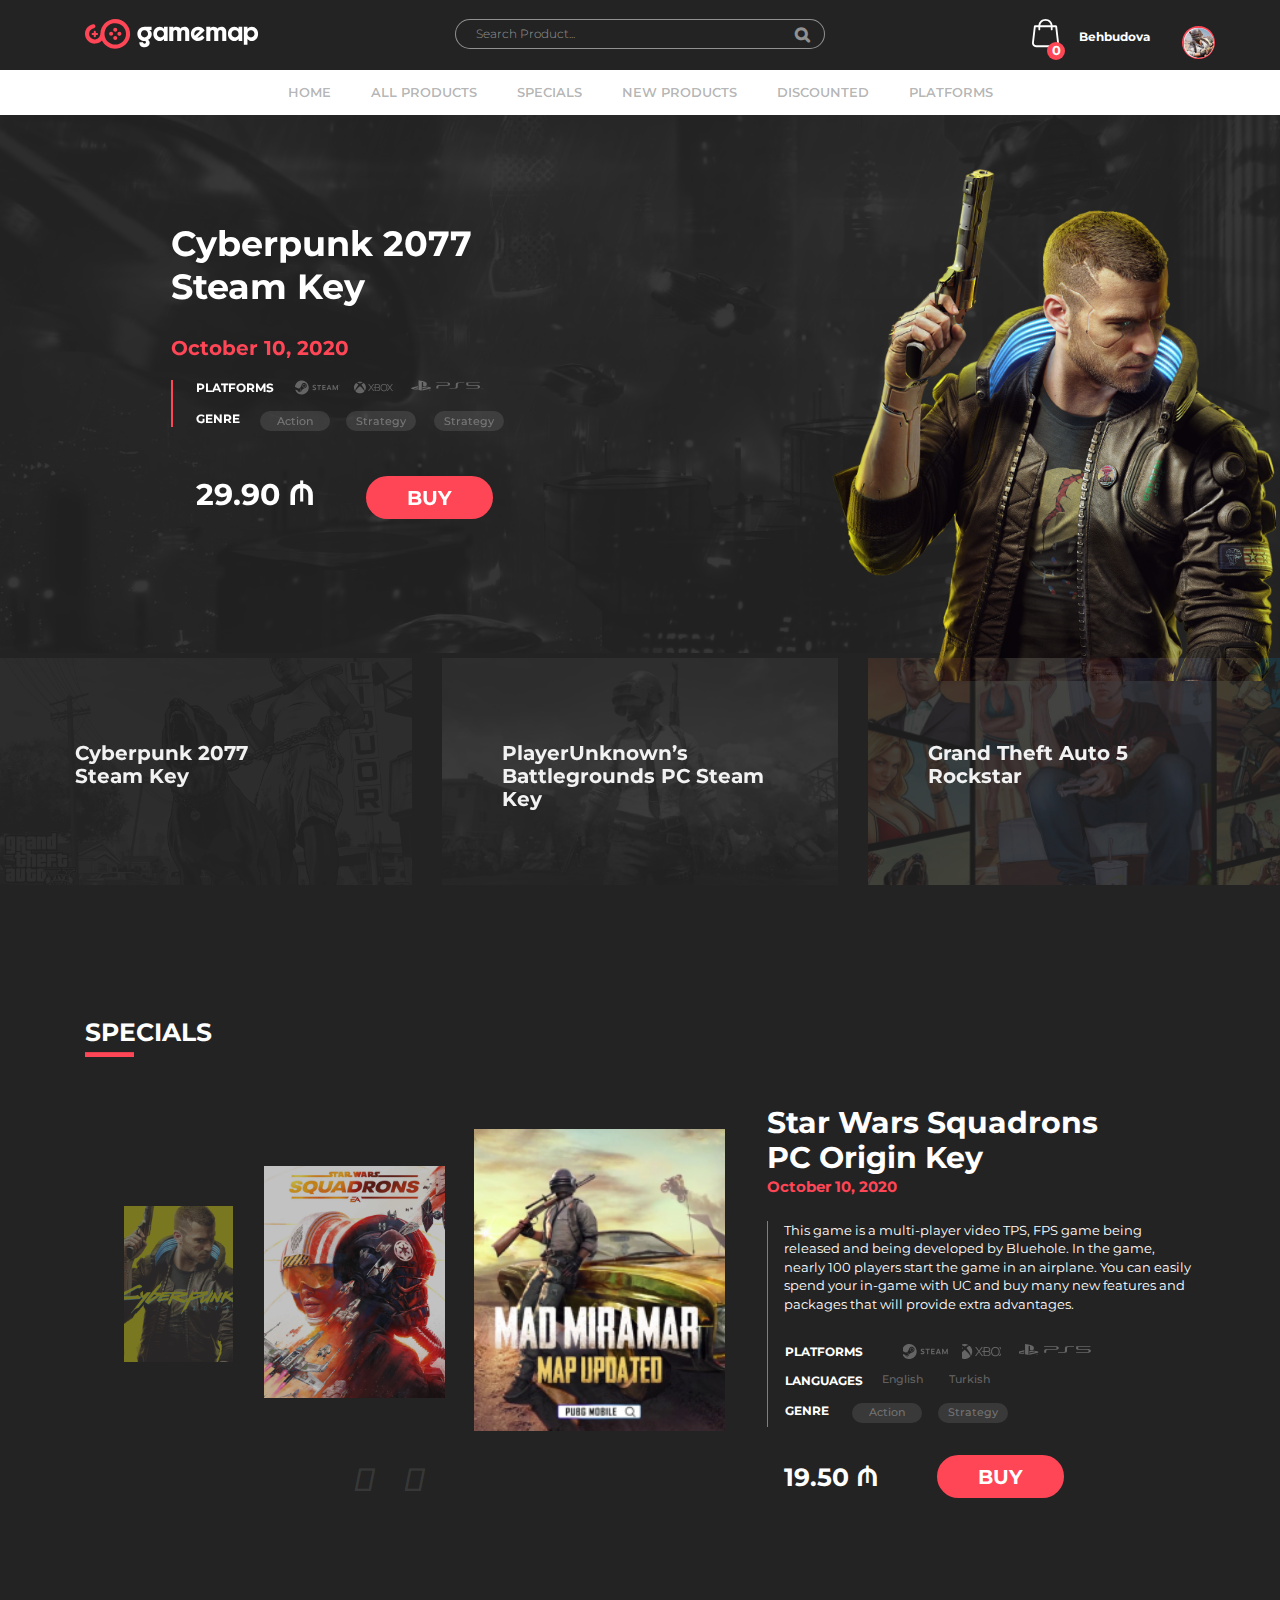
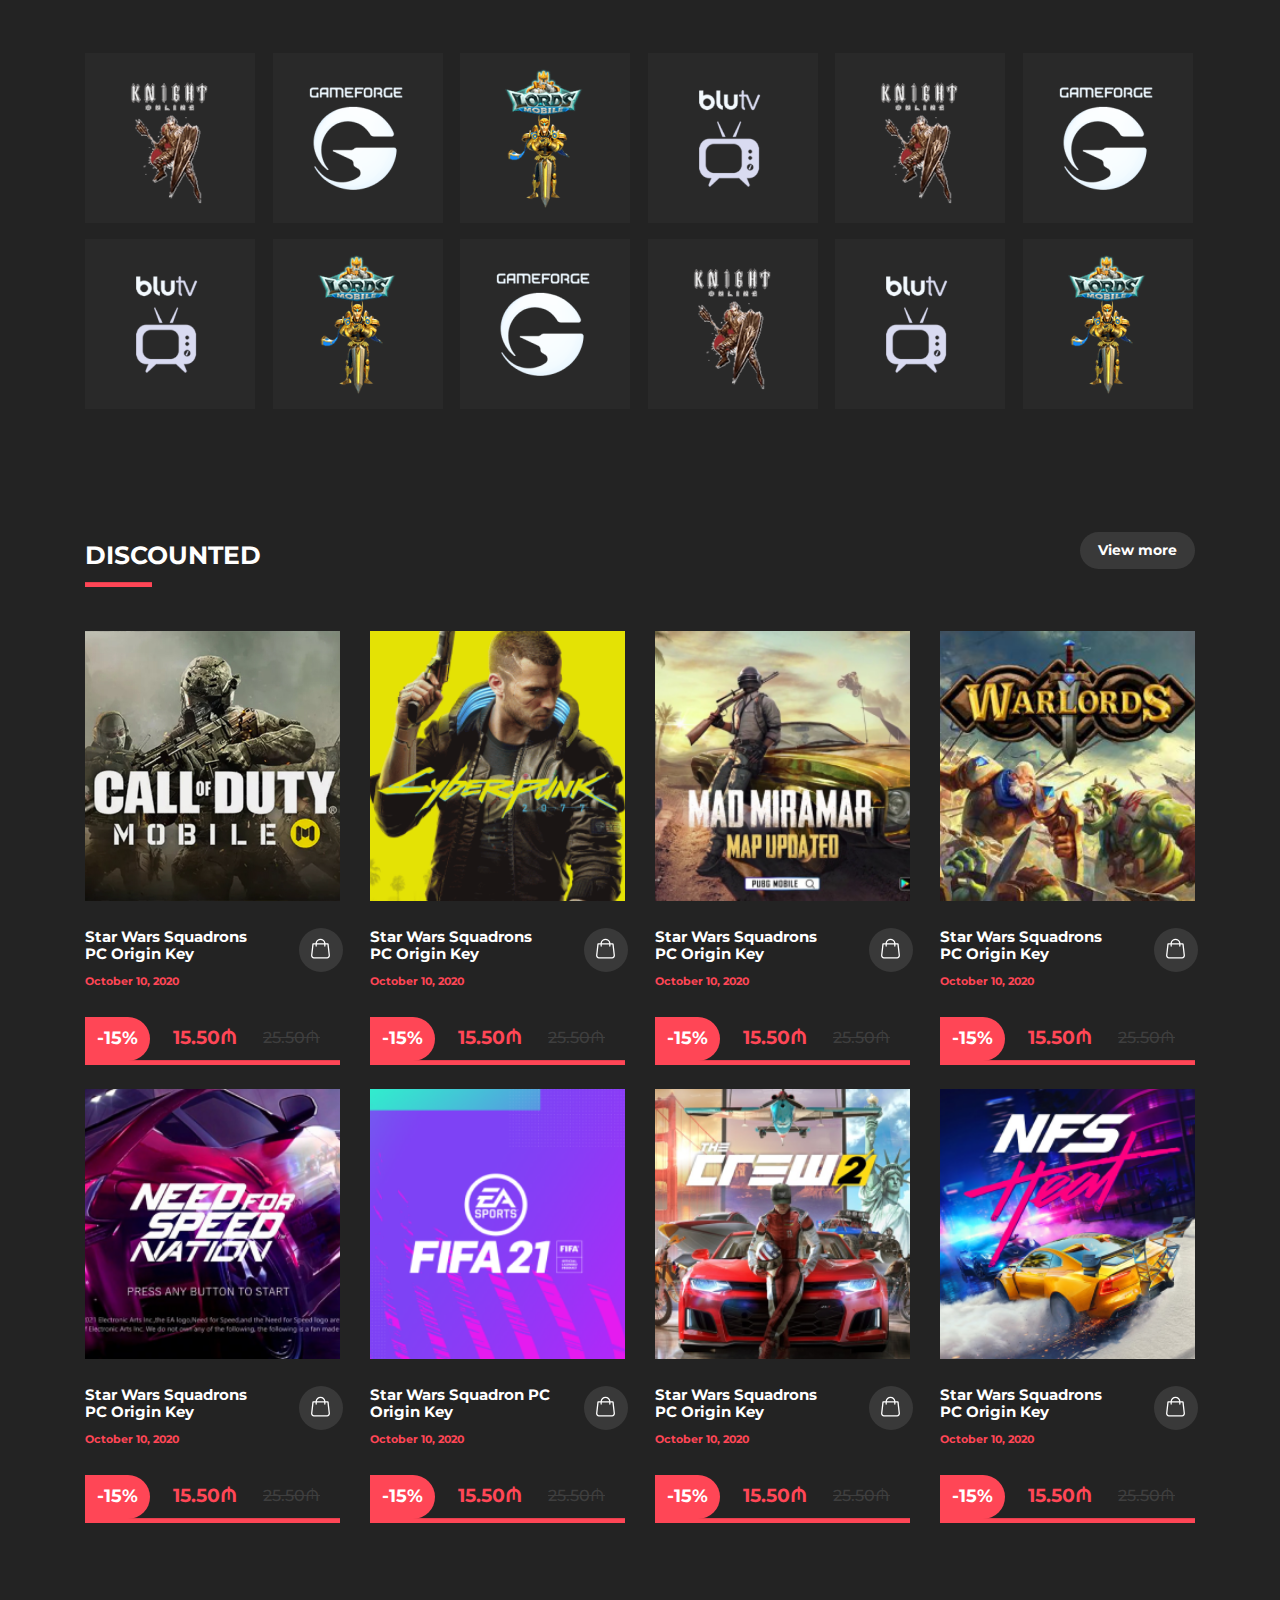
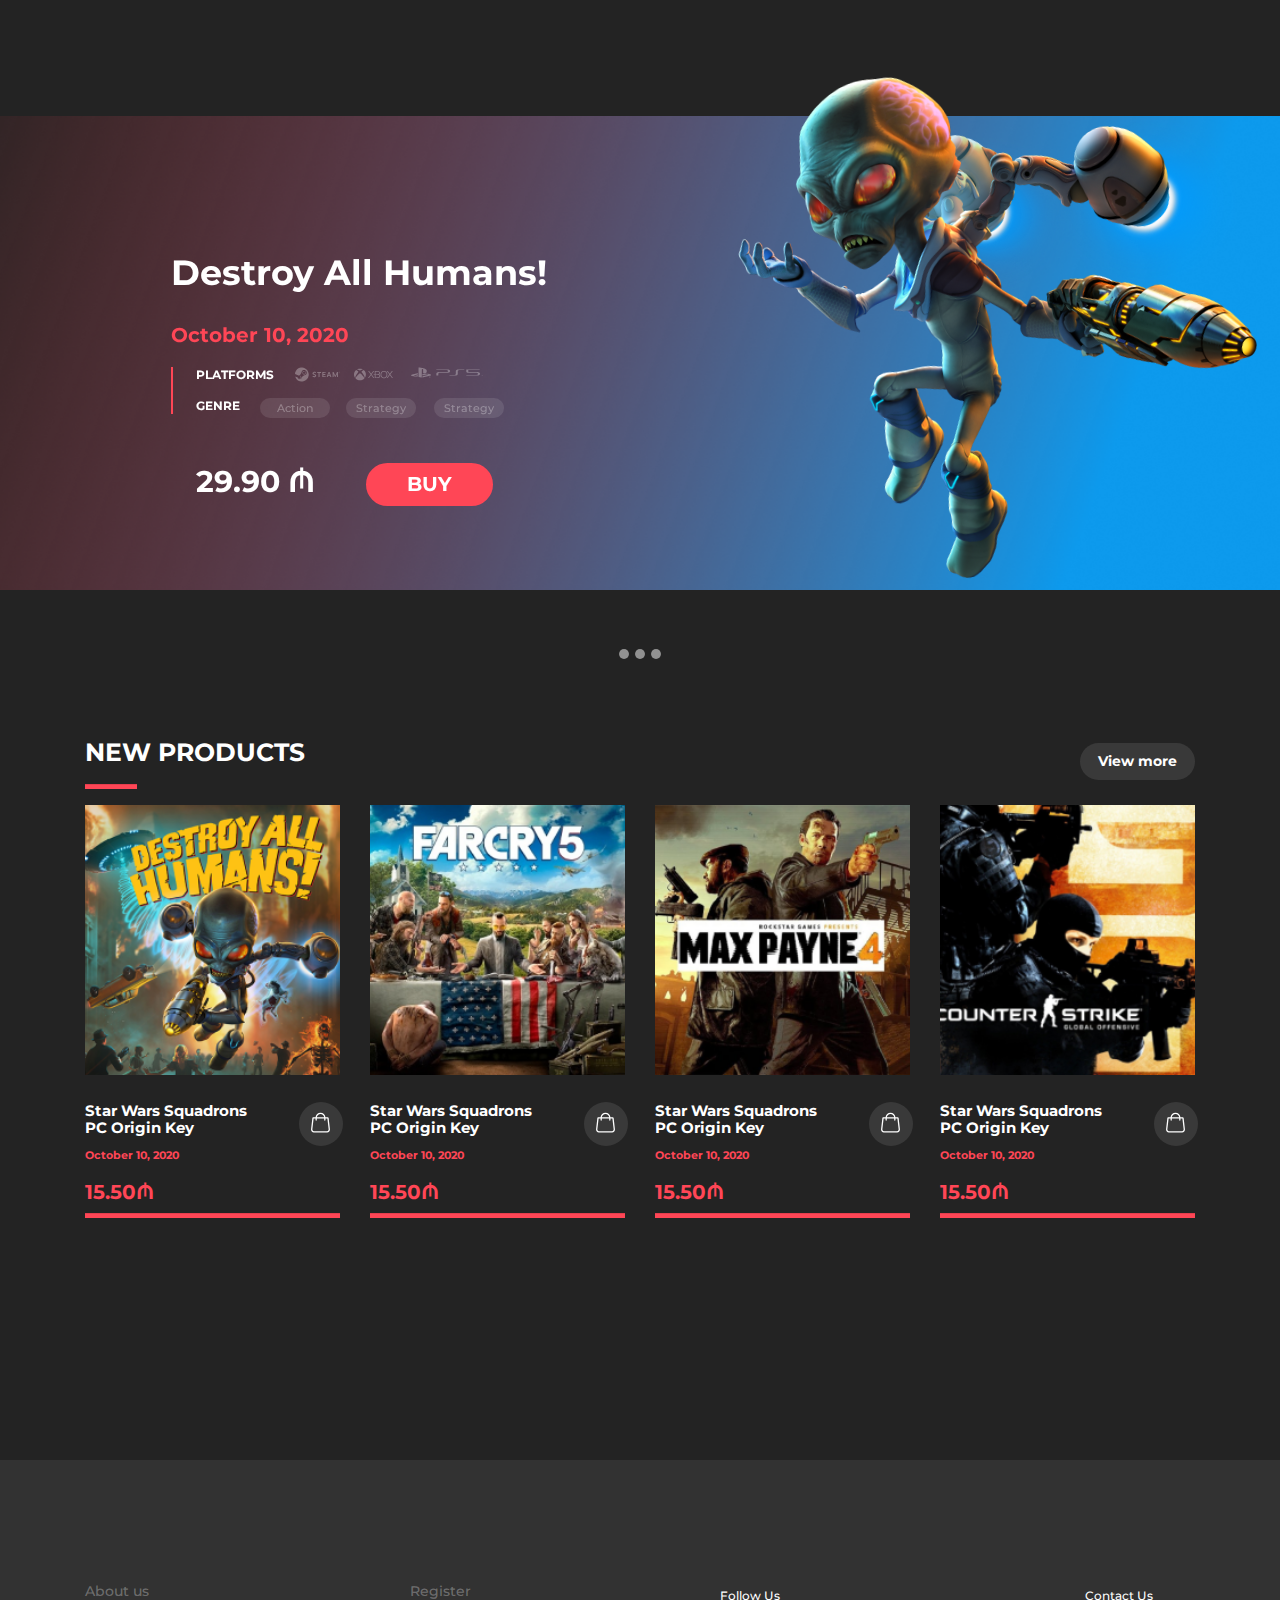
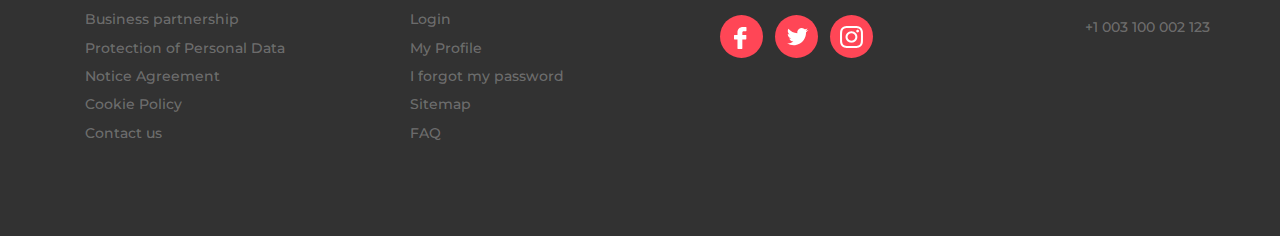
<file: index.html>
<!doctype html>
<html lang="en">

<head>
    <meta charset="utf-8">
    <title>GameMap</title>
    <meta name="viewport" content="width=device-width, initial-scale=1">
    <meta http-equiv="X-UA-Compatible" content="ie-edge">
    <link rel="stylesheet" href="styles.css">
    <link rel="stylesheet" href="https://pro.fontawesome.com/releases/v5.10.0/css/all.css"
        integrity="sha384-AYmEC3Yw5cVb3ZcuHtOA93w35dYTsvhLPVnYs9eStHfGJvOvKxVfELGroGkvsg+p" crossorigin="anonymous" />
    <link rel="stylesheet" href="https://stackpath.bootstrapcdn.com/bootstrap/4.5.2/css/bootstrap.min.css">
    <link rel="stylesheet" href="https://stackpath.bootstrapcdn.com/font-awesome/4.7.0/css/font-awesome.min.css">
    <link href="https://fonts.googleapis.com/css2?family=Montserrat:wght@300;400;500;600;700&display=swap"
        rel="stylesheet">
    <script src="https://cdnjs.cloudflare.com/ajax/libs/popper.js/1.0.4/popper.js"></script>
    <script src="https://code.jquery.com/jquery-3.2.1.slim.min.js"
        integrity="sha384-KJ3o2DKtIkvYIK3UENzmM7KCkRr/rE9/Qpg6aAZGJwFDMVNA/GpGFF93hXpG5KkN"
        crossorigin="anonymous"></script>
    <script src="https://code.jquery.com/jquery-3.3.1.min.js"
        integrity="sha384-tsQFqpEReu7ZLhBV2VZlAu7zcOV+rXbYlF2cqB8txI/8aZajjp4Bqd+V6D5IgvKT" crossorigin="anonymous">
        </script>
    <script src="https://maxcdn.bootstrapcdn.com/bootstrap/4.0.0/js/bootstrap.min.js"
        integrity="sha384-JZR6Spejh4U02d8jOt6vLEHfe/JQGiRRSQQxSfFWpi1MquVdAyjUar5+76PVCmYl"
        crossorigin="anonymous"></script>

</head>

<body class="index">
    <div id="header">
        <div class="container">
            <button id="back-to-top-btn">
                <img src="images/Vector1.svg">
            </button>
            <div class="row d-flex">
                <div class="logo col-3">
                    <a href="">
                        <img src="images/Group 35.svg">
                    </a>
                </div>
                <div class="search-box col-6 text-center">
                    <input class="search" id="search" type="text" placeholder="Search Product..." aria-label="Search">
                </div>

                <!--       <div class="start-buttons col-3 justify-content-end">
                    <a href="login.html" id="sign-in" type="button" class=" btn btn-link">Sign in</a>
                    <a href="register.html" id="register" type="button" class="btn btn-link">Register</a>
                </div>
                -->
                <div class="user col-3">
                    <div class="basket">
                        <a href=""> <img class="basket" src="images/Vector3.svg" alt="">
                            <div class="circle"></div>

                            <div class="number">0</div>
                        </a>
                    </div>
                    <p class="username"><a href="">Behbudova</a></p>

                    <div id="dropdown1" class="dropdown show">
                        <a class="btn  dropdown-toggle" href="#" role="button" id="account-dropdown"
                            data-toggle="dropdown" aria-haspopup="true" aria-expanded="false">
                            <div class="user-photo-bg"></div>
                            <img class="user-photo" src="images/Ellipse 2.jpg" alt="">
                        </a>

                        <div class="dropdown-menu" aria-labelledby="dropdownMenuLink">
                            <div class="row ml-1">
                                <div class="col-3">
                                    <a href="">
                                        <div class="user-photo-bg"></div>
                                        <img class="user-photo" src="images/Ellipse 2.jpg" alt="">
                                    </a>
                                </div>
                                <div class="col-9">
                                    <p class="username ml-3"><a href="">Behbudova</a></p>
                                    <div class="user-id ml-3">ID: 15485A</div>
                                    <div class="row ml-3 user-row">
                                        <div>2 <img src="images/gift1.svg" alt=""></div>
                                        <div>109 <img src="images/Group 253.svg" alt=""></div>
                                    </div>

                                </div>
                            </div>
                            <a class="dropdown-item" href="#">Account settings</a>
                            <a class="dropdown-item" href="faq.html">FAQ</a>
                            <a class="dropdown-item log-out" href="#">Log out</a>
                        </div>
                    </div>
                    <!--      <div class="test">
                        <a href="">
                            <div class="user-photo-bg"></div>
                            <img class="user-photo" src="images/Ellipse 2.jpg" alt="">
                            <p><a href="">Account settings </a></p>
                            <p><a href="faq.html">FAQ </a></p>
                            <p><a href="">Log Out </a></p>
                            
                        </a>
                    </div>   -->

                </div>
            </div>
        </div>
    </div>
    <div id="navbar">
        <div class="container">
            <div class="">
                <div class="logo2"><a href=""></a></div>
                <ul id="menu">
                    <li><a href="">HOME</a></li>
                    <li><a href="allProducts.html">ALL PRODUCTS</a></li>
                    <li><a href="specials.html">SPECIALS</a></li>
                    <li><a href="newProducts.html">NEW PRODUCTS</a></li>
                    <li><a href="discounted.html">DISCOUNTED</a></li>
                    <li><a href="#">PLATFORMS</a></li>
                </ul>
            </div>
        </div>
    </div>
    <div id="mobile" class="mobile">
        <nav>
            <div class="container">
                <input id="responsive-menu" type="checkbox">
                <label for="responsive-menu">
                    <img src="images/Group 35.svg" alt="">
                    <span id="menu-icon"></span></label>
                <div id="overlay"></div>
                <div class="overlay-inner">

                    <div class="user d-flex justify-content-start">
                        <div class="basket">
                            <a href=""> <img class="basket" src="images/Vector3.svg" alt="">
                                <div class="circle"></div>

                                <div class="number">0</div>
                            </a>
                        </div>
                        <p class="username"><a href="">Behbudova</a></p>
                        <a href="">
                            <div class="user-photo-bg"></div>
                            <img class="user-photo" src="images/Ellipse 2.jpg" alt="">
                        </a>
                    </div>
                    <div class="start-buttons d-flex justify-content-start">
                        <a href="login.html" id="sign-in-mobile" type="button" class=" btn btn-link">Sign in</a>
                        <a href="register.html" id="register-mobile" type="button" class="btn btn-link">Register</a>
                    </div>
                    <ul id="mobile-menu">
                        <li><a href="#">Home</a></li>
                        <li><a href="#">All Products</a></li>
                        <li><a href="#">Specials</a></li>
                        <li><a href="#">New Products</a></li>
                        <li><a href="#">Discounted</a></li>
                        <li><a href="#">Platforms</a></li>
                    </ul>
                    <hr class="mobile-line">
                    <div class="search-box">
                        <input class="search" id="mobile-search" type="text" placeholder="Search Product..."
                            aria-label="Search">
                    </div>
                    <div class="settings">
                        <a href="">
                            <p><i class="fas fa-user-cog fa-lg"></i> Settings </p>
                        </a>
                        <a href="">
                            <p><i class="fas fa-sign-out-alt fa-lg"></i> Sign out </p>
                        </a>
                    </div>

                </div>
            </div>
        </nav>


    </div>
    <div id="home">
        <div class="">
            <div id="homeCarousel" class="carousel slide" data-ride="carousel">
                <div class="container-fluid px-0">
                    <div class="carousel-indicators">
                        <div class="row justify-content-start w-100">
                            <div class="col-md-4 picture pl-0">
                                <img data-target="#homeCarousel" src="images/image 52.png" data-slide-to="0"
                                    class="active image-fluid">
                                <div class="text pl-0">
                                    <h4 class="h4 title1">Cyberpunk 2077
                                        Steam Key</h4>
                                </div>
                            </div>
                            <div class="col-md-4 picture">
                                <img data-target="#homeCarousel" src="images/image 3.png" data-slide-to="1"
                                    class="active image-fluid">
                                <div class="text">
                                    <h4 class="h4 title2">PlayerUnknown’s Battlegrounds
                                        PC Steam Key
                                    </h4>
                                </div>
                            </div>
                            <div class="col-md-4 picture pr-0">
                                <img data-target="#homeCarousel" src="images/image 9.png" data-slide-to="2"
                                    class="active image-fluid">
                                <div class="text">
                                    <h4 class="h4 title3">Grand Theft Auto 5 Rockstar</h4>
                                </div>
                            </div>
                        </div>
                    </div>
                    <div class="carousel-inner">
                        <div class="carousel-item active">
                            <img src="images/image 1.svg" class="image9 d-block w-100 img-responsive">
                            <img src="images/dd94nor-bc6621a5-69b7-49b8-af0f-12b1cb1879be 1.png"
                                class="image10 img-responsive">
                            <div class="carousel-caption d-block">
                                <div class="container  pl-0">
                                    <div class="row title4">
                                        <h2> Cyberpunk 2077</h2>
                                        <h2>Steam Key</h2>
                                        </h2>
                                    </div>
                                    <div class="row">
                                        <h5 class="date">October 10, 2020</h5>
                                    </div>
                                    <div class="vertical row">
                                    </div>
                                    <div class="row">
                                        <p>PLATFORMS</p>
                                        <img class="icon1" src="images/image 18 (Traced).svg">
                                        <img class="icon2" src="images/image 19 (Traced).svg">
                                        <img class="icon3" src="images/image 42 (Traced).svg">
                                    </div>
                                    <div class="row genre">
                                        <p>GENRE</p>
                                        <div class="genre-menu1">Action </div>
                                        <div class="genre-menu2">Strategy</div>
                                        <div class="genre-menu3">Strategy</div>
                                    </div>
                                    <div class="row">
                                        <h3>29.90 &#x20bc;</h3>
                                        <button class="buy btn-link">BUY</button>
                                    </div>
                                </div>
                            </div>
                        </div>
                        <div class="carousel-item">
                            <img src="images/image 1.png" class="d-block w-100 image1 img-responsive">
                            <img src="images/dfg 1.svg" class="image2 img-responsive">
                            <div class="carousel-caption d-block">
                                <div class="container pl-0">
                                    <div class="row title5">
                                        <h2> PlayerUnknown’s
                                            Battlegrounds </h2>
                                        <h2> PC Steam Key
                                        </h2>
                                    </div>
                                    <div class="row ">
                                        <h5 class="date">October 10, 2020</h5>
                                    </div>
                                    <div class="vertical row">
                                    </div>
                                    <div class="row">
                                        <p>PLATFORMS</p>
                                        <img class="icon1" src="images/image 18 (Traced).svg">
                                        <img class="icon2" src="images/image 19 (Traced).svg">
                                        <img class="icon3" src="images/image 42 (Traced).svg">
                                    </div>
                                    <div class="row genre">
                                        <p>GENRE</p>
                                        <div class="genre-menu1">Action </div>
                                        <div class="genre-menu2">Strategy</div>
                                        <div class="genre-menu3">Strategy</div>
                                    </div>
                                    <div class="row">
                                        <h3>29.90 &#x20bc;</h3>
                                        <button class="buy btn-link">BUY</button>
                                    </div>
                                </div>
                            </div>
                        </div>
                        <div class="carousel-item">
                            <img src="images/image 52.png" class="image7 d-block w-100 img-responsive">
                            <img src="images/image 53.svg" class="image8 img-responsive">
                            <div class="carousel-caption d-block">
                                <div class="container pl-0">
                                    <div class="row title6">
                                        <h2> Grand Theft Auto 5</h2>
                                        <h2>Rockstar </h2>
                                    </div>
                                    <div class="row">
                                        <h5 class="date">October 10, 2020</h5>
                                    </div>
                                    <div class="vertical row">
                                    </div>
                                    <div class="row">
                                        <p>PLATFORMS</p>
                                        <img class="icon1" src="images/image 18 (Traced).svg">
                                        <img class="icon2" src="images/image 19 (Traced).svg">
                                        <img class="icon3" src="images/image 42 (Traced).svg">
                                    </div>
                                    <div class="row genre">
                                        <p>GENRE</p>
                                        <div class="genre-menu1">Action </div>
                                        <div class="genre-menu2">Strategy</div>
                                        <div class="genre-menu3">Strategy</div>
                                    </div>
                                    <div class="row">
                                        <h3>29.90 &#x20bc;</h3>
                                        <button class="buy btn-link">BUY</button>
                                    </div>
                                </div>
                            </div>
                        </div>
                    </div>
                </div>
            </div>
        </div>
    </div>

    <div id="specials">
        <div class="container">
            <h3>SPECIALS</h3>
            <hr class="line4 ml-0">
            <div class="slide hi-slide">
                <div class="hi-prev"><i class="fas fa-chevron-circle-left fa-2x"></i></div>
                <div class="hi-next"><i class="fas fa-chevron-circle-right fa-2x"></i></div>
                <ul>

                    <li><img class="w-100" src="images/Rectangle 62.png" alt="Img 1" />

                    </li>
                    <div class="caption">
                        <h1>
                            Star Wars Squadrons PC Origin Key
                        </h1>
                        <p class="date">October 10, 2020</p>
                        <div class="vertical">

                        </div>
                        <p class="game-text">This game is a multi-player video TPS, FPS game being released and being
                            developed by Bluehole.
                            In the game, nearly 100 players start the game in an airplane.
                            You can easily spend your in-game with UC and buy many new features and packages that will
                            provide extra advantages. </p>
                        <div class="row">
                            <h6>PLATFORMS</h6>
                            <img class="icon1" src="images/image 18 (Traced).svg">
                            <img class="icon2" src="images/image 19 (Traced).svg">
                            <img class="icon3" src="images/image 42 (Traced).svg">
                            <div class="w-100"></div>
                            <h6>LANGUAGES</h6>
                            <p class="language">English</p>
                            <p class="language">Turkish</p>
                        </div>
                        <div class="row genre">
                            <h6>GENRE</h6>
                            <div class="genre-menu1">Action </div>
                            <div class="genre-menu2">Strategy</div>
                        </div>
                        <div class="row">
                            <h3>19.50 &#x20bc;</h3>
                            <button class="buy btn-link">BUY</button>
                        </div>


                    </div>


                    <li><img src="images/Rectangle 61.png" alt="Img 2" /></li>

                    <li><img src="images/image 28.png" alt="Img 3" /></li>

                    <li><img src="images/Rectangle 63.png" alt="Img 4" /></li>


                </ul>
            </div>
        </div>
    </div>

    <div id="icons">
        <div class="container">
            <div class="row firstrow mr-0">
                <div class="col-md-2 mb-3">
                    <a class="box" href="">
                        <div class="icon-box">
                            <img src="images/image 34.png" class="icon-img1">
                        </div>
                    </a>
                </div>
                <div class="col-md-2 mb-3">
                    <a class="box" href="">
                        <div class="icon-box">
                            <img class="icon-img2" src="images/image 32.png">
                        </div>
                    </a>
                </div>
                <div class="col-md-2 mb-3">
                    <a class="box" href="">
                        <div class="icon-box"> <img class="icon-img3" src="images/image 39.png">
                        </div>
                    </a>
                </div>
                <div class="col-md-2 mb-3">
                    <a class="box" href="">
                        <div class="icon-box">
                            <img class="icon-img4" src="images/image 38.png">
                        </div>
                    </a>
                </div>
                <div class="col-md-2 mb-3">
                    <a class="box" href="">
                        <div class="icon-box">
                            <img class="icon-img1" src="images/image 34.png">
                        </div>
                    </a>
                </div>
                <div class="col-md-2 mb-3">
                    <a class="box" href="">
                        <div class="icon-box">
                            <img class="icon-img2" src="images/image 32.png">
                        </div>
                    </a>
                </div>
                <div class="col-md-2 mb-3">
                    <a class="box" href="">
                        <div class="icon-box">
                            <img class="icon-img4" src="images/image 38.png">
                        </div>
                    </a>
                </div>
                <div class="col-md-2 mb-3">
                    <a class="box" href="">
                        <div class="icon-box">
                            <img class="icon-img3" src="images/image 39.png">
                        </div>
                    </a>
                </div>
                <div class="col-md-2 mb-3">
                    <a class="box" href="">
                        <div class="icon-box">
                            <img class="icon-img2" src="images/image 32.png">
                        </div>
                    </a>
                </div>
                <div class="col-md-2 mb-3">
                    <a class="box" href="">
                        <div class="icon-box">
                            <img class="icon-img1" src="images/image 34.png">
                        </div>
                    </a>
                </div>
                <div class="col-md-2 mb-3">
                    <a class="box" href="">
                        <div class="icon-box">
                            <img class="icon-img4" src="images/image 38.png">
                        </div>
                    </a>
                </div>
                <div class="col-md-2 mb-3">
                    <a class="box" href="">
                        <div class="icon-box">
                            <img class="icon-img3" src="images/image 39.png">
                        </div>
                    </a>
                </div>
            </div>

        </div>
    </div>
    <div id="discounted">
        <div class="container">
            <div class="row">
                <div class="col-6">
                    <h3>DISCOUNTED</h3>
                    <hr class="line1 ml-0">
                </div>
                <div class="col-6">
                    <div class="row justify-content-end mr-0">
                        <button class="viewMore">View more</button>
                    </div>
                </div>
                <div class="col-md-3">
                    <div class="game">
                        <a href="">
                            <img class="game-image" src="images/Rectangle 62.png">
                            <div class="overlay"></div>
                        </a>
                        <div class="row">
                            <div class="col-9">
                                <p class="game-name">
                                    <a href="">
                                        Star Wars Squadrons PC Origin Key
                                    </a>
                                </p>
                            </div>
                            <div class="col-3 justify-content-end">
                                <button class="btn btn-primary"><img class="vector" src="images/Vector.svg"></button>
                            </div>
                        </div>
                        <div class="">
                            <p class="date">October 10, 2020</p>
                        </div>
                        <div class="row">
                            <div class="col-4">
                                <div class="sale">
                                    <p>-15%</p>
                                </div>
                            </div>
                            <div class="col-4">
                                <div class="price">
                                    <p>15.50&#x20bc;</p>
                                </div>
                            </div>
                            <div class="col-4">
                                <div class="old-price">
                                    <s>25.50&#x20bc;</s>
                                </div>
                            </div>
                        </div>
                    </div>
                    <hr class="line2">
                </div>
                <div class="col-md-3">
                    <div class="game">
                        <a href="">
                            <img class="game-image" src="images/Rectangle 61.png">
                            <div class="overlay"></div>
                        </a>
                        <div class="row">
                            <div class="col-9">
                                <p class="game-name">
                                    <a href=""> Star Wars Squadrons PC Origin Key
                                    </a>
                                </p>
                            </div>
                            <div class="col-3 justify-content-end">
                                <button class="btn btn-primary"><img class="vector" src="images/Vector.svg"></button>
                            </div>
                        </div>
                        <div class="">
                            <p class="date">October 10, 2020</p>
                        </div>
                        <div class="row">
                            <div class="col-4">
                                <div class="sale">
                                    <p>-15%</p>
                                </div>
                            </div>
                            <div class="col-4">
                                <div class="price">
                                    <p>15.50&#x20bc;</p>
                                </div>
                            </div>
                            <div class="col-4">
                                <div class="old-price">
                                    <s>25.50&#x20bc;</s>
                                </div>
                            </div>
                        </div>
                    </div>
                    <hr class="line2">
                </div>
                <div class="col-md-3">
                    <div class="game">
                        <a href="">
                            <img class="game-image" src="images/Rectangle 63.png">
                            <div class="overlay"></div>
                        </a>
                        <div class="row">
                            <div class="col-9">
                                <p class="game-name">
                                    <a href="">
                                        Star Wars Squadrons PC Origin Key
                                    </a>
                                </p>

                            </div>
                            <div class="col-3 justify-content-end">
                                <button class="btn btn-primary"><img class="vector" src="images/Vector.svg"></button>
                            </div>
                        </div>
                        <div class="">
                            <p class="date">October 10, 2020</p>
                        </div>
                        <div class="row">
                            <div class="col-4">
                                <div class="sale">
                                    <p>-15%</p>
                                </div>
                            </div>
                            <div class="col-4">
                                <div class="price">
                                    <p>15.50&#x20bc;</p>
                                </div>
                            </div>
                            <div class="col-4">
                                <div class="old-price">
                                    <s>25.50&#x20bc;</s>
                                </div>
                            </div>
                        </div>
                    </div>
                    <hr class="line2">
                </div>
                <div class="col-md-3">
                    <div class="game">
                        <a href="">
                            <img class="game-image" src="images/Rectangle 64.png">
                            <div class="overlay"></div>
                        </a>
                        <div class="row">
                            <div class="col-9">
                                <p class="game-name"><a href="">Star Wars Squadrons PC Origin Key
                                    </a>
                                </p>
                            </div>
                            <div class="col-3 justify-content-end">
                                <button class="btn btn-primary"><img class="vector" src="images/Vector.svg"></button>
                            </div>
                        </div>
                        <div class="">
                            <p class="date">October 10, 2020</p>
                        </div>
                        <div class="row">
                            <div class="col-4">
                                <div class="sale">
                                    <p>-15%</p>
                                </div>
                            </div>
                            <div class="col-4">
                                <div class="price">
                                    <p>15.50&#x20bc;</p>
                                </div>
                            </div>
                            <div class="col-4">
                                <div class="old-price">
                                    <s>25.50&#x20bc;</s>
                                </div>
                            </div>
                        </div>
                    </div>
                    <hr class="line2">
                </div>
                <div class="col-md-3">
                    <div class="game">
                        <a href="">
                            <img class="game-image" src="images/Rectangle 65.png">
                            <div class="overlay"></div>
                        </a>
                        <div class="row">
                            <div class="col-9">
                                <p class="game-name"><a href="">
                                        Star Wars Squadrons PC Origin Key
                                    </a>
                                </p>
                            </div>
                            <div class="col-3 justify-content-end">
                                <button class="btn btn-primary"><img class="vector" src="images/Vector.svg"></button>
                            </div>
                        </div>
                        <div class="">
                            <p class="date">October 10, 2020</p>
                        </div>
                        <div class="row">
                            <div class="col-4">
                                <div class="sale">
                                    <p>-15%</p>
                                </div>
                            </div>
                            <div class="col-4">
                                <div class="price">
                                    <p>15.50&#x20bc;</p>
                                </div>
                            </div>
                            <div class="col-4">
                                <div class="old-price">
                                    <s>25.50&#x20bc;</s>
                                </div>
                            </div>
                        </div>
                    </div>
                    <hr class="line2">
                </div>
                <div class="col-md-3">
                    <div class="game">
                        <a href="">
                            <img class="game-image" src="images/Rectangle 66.png">
                            <div class="overlay"></div>
                            <a href=""></a>
                            <div class="row">
                                <div class="col-9">
                                    <p class="game-name"><a href=""> Star Wars Squadron PC Origin Key
                                        </a>
                                    </p>
                                </div>
                                <div class="col-3 justify-content-end">
                                    <button class="btn btn-primary"><img class="vector"
                                            src="images/Vector.svg"></button>
                                </div>
                            </div>
                            <div class="">
                                <p class="date">October 10, 2020</p>
                            </div>
                            <div class="row">
                                <div class="col-4">
                                    <div class="sale">
                                        <p>-15%</p>
                                    </div>
                                </div>
                                <div class="col-4">
                                    <div class="price">
                                        <p>15.50&#x20bc;</p>
                                    </div>
                                </div>
                                <div class="col-4">
                                    <div class="old-price">
                                        <s>25.50&#x20bc;</s>
                                    </div>
                                </div>
                            </div>
                    </div>
                    <hr class="line2">
                </div>
                <div class="col-md-3">
                    <div class="game">
                        <a href="">
                            <img class="game-image" src="images/Rectangle 67.png">
                            <div class="overlay"></div>
                        </a>
                        <div class="row">
                            <div class="col-9">
                                <p class="game-name"><a href=""> Star Wars Squadrons PC Origin Key </a>
                                </p>
                            </div>
                            <div class="col-3 justify-content-end">
                                <button class="btn btn-primary"><img class="vector" src="images/Vector.svg"></button>
                            </div>
                        </div>
                        <div class="">
                            <p class="date">October 10, 2020</p>
                        </div>
                        <div class="row">
                            <div class="col-4">
                                <div class="sale">
                                    <p>-15%</p>
                                </div>
                            </div>
                            <div class="col-4">
                                <div class="price">
                                    <p>15.50&#x20bc;</p>
                                </div>
                            </div>
                            <div class="col-4">
                                <div class="old-price">
                                    <s>25.50&#x20bc;</s>
                                </div>
                            </div>
                        </div>
                    </div>
                    <hr class="line2">
                </div>
                <div class="col-md-3">
                    <div class="game">
                        <a href="">
                            <img class="game-image" src="images/Rectangle 68.png">
                            <div class="overlay"></div>
                        </a>
                        <div class="row">
                            <div class="col-9">
                                <p class="game-name"><a href=""> Star Wars Squadrons PC Origin Key
                                    </a>
                                </p>
                            </div>
                            <div class="col-3 justify-content-end">
                                <button class="btn btn-primary"><img class="vector" src="images/Vector.svg"></button>
                            </div>
                        </div>
                        <div class="">
                            <p class="date">October 10, 2020</p>
                        </div>
                        <div class="row">
                            <div class="col-4">
                                <div class="sale">
                                    <p>-15%</p>
                                </div>
                            </div>
                            <div class="col-4">
                                <div class="price">
                                    <p>15.50&#x20bc;</p>
                                </div>
                            </div>
                            <div class="col-4">
                                <div class="old-price">
                                    <s>25.50&#x20bc;</s>
                                </div>
                            </div>
                        </div>
                    </div>
                    <hr class="line2">
                </div>
            </div>
        </div>
    </div>
    <div id="carousel">
        <div class="container-fluid px-0">
            <div id="secondCarousel" class="carousel slide" data-ride="carousel">
                <ol class="carousel-indicators">
                    <li class="carousel-indicator" data-target="#secondCarousel" data-slide-to="0" class="active"></li>
                    <li class="carousel-indicator" data-target="#secondCarousel" data-slide-to="1"></li>
                    <li class="carousel-indicator" data-target="#secondCarousel" data-slide-to="2"></li>
                </ol>
                <div class="carousel-inner">
                    <div class="carousel-item active">
                        <img class="d-block w-100 img-responsive image3" src="images/Rectangle 109.png"
                            alt="First slide">
                        <img src="images/image 50.png" class="img-responsive image4">
                        <div class="carousel-caption d-block">
                            <div class="container pl-0">
                                <div class="row">
                                    <h2 class="">Destroy All Humans!
                                    </h2>
                                </div>
                                <div class="row">
                                    <h5 class="date">October 10, 2020</h5>
                                </div>
                                <div class="vertical row">
                                </div>
                                <div class="row">
                                    <p>PLATFORMS</p>
                                    <img class="icon1" src="images/image 18 (Traced).svg">
                                    <img class="icon2" src="images/image 19 (Traced).svg">
                                    <img class="icon3" src="images/image 42 (Traced).svg">
                                </div>
                                <div class="row genre">
                                    <p>GENRE</p>
                                    <div class="genre-menu1">Action </div>
                                    <div class="genre-menu2">Strategy</div>
                                    <div class="genre-menu3">Strategy</div>
                                </div>
                                <div class="row">
                                    <h3>29.90 &#x20bc;</h3>
                                    <button class="buy btn-link">BUY</button>
                                </div>
                            </div>
                        </div>
                    </div>
                    <div class="carousel-item">
                        <img class="d-block w-100 img-responsive image3" src="images/Rectangle 110.png"
                            alt="Second slide">
                        <img src="images/PUBG-Character-PNG-Transparent-Picture 1.png" class="img-responsive image5">
                        <div class="carousel-caption d-block">
                            <div class="container pl-0">
                                <div class="row">
                                    <h2 class="">Destroy All Humans!
                                    </h2>
                                </div>
                                <div class="row">
                                    <h5 class="date">October 10, 2020</h5>
                                </div>
                                <div class="vertical row">
                                </div>
                                <div class="row">
                                    <p>PLATFORMS</p>
                                    <img class="icon1" src="images/image 18 (Traced).svg">
                                    <img class="icon2" src="images/image 19 (Traced).svg">
                                    <img class="icon3" src="images/image 42 (Traced).svg">
                                </div>
                                <div class="row genre">
                                    <p>GENRE</p>
                                    <div class="genre-menu1">Action </div>
                                    <div class="genre-menu2">Strategy</div>
                                    <div class="genre-menu3">Strategy</div>
                                </div>
                                <div class="row">
                                    <h3>29.90 &#x20bc;</h3>
                                    <button class="buy btn-link">BUY</button>
                                </div>
                            </div>
                        </div>
                    </div>

                    <div class="carousel-item">
                        <img class="d-block w-100 img-responsive image3" src="images/Rectangle 122.png"
                            alt="Third slide">
                        <img src="images/dd94nor-bc6621a5-69b7-49b8-af0f-12b1cb1879be 1.png"
                            class="img-responsive image6">
                        <div class="carousel-caption d-block">
                            <div class="container pl-0">
                                <div class="row">
                                    <h2 class="">Destroy All Humans!
                                    </h2>
                                </div>
                                <div class="row">
                                    <h5 class="date">October 10, 2020</h5>
                                </div>
                                <div class="vertical row">
                                </div>
                                <div class="row">
                                    <p>PLATFORMS</p>
                                    <img class="icon1" src="images/image 18 (Traced).svg">
                                    <img class="icon2" src="images/image 19 (Traced).svg">
                                    <img class="icon3" src="images/image 42 (Traced).svg">
                                </div>
                                <div class="row genre">
                                    <p>GENRE</p>
                                    <div class="genre-menu1">Action </div>
                                    <div class="genre-menu2">Strategy</div>
                                    <div class="genre-menu3">Strategy</div>
                                </div>
                                <div class="row">
                                    <h3>29.90 &#x20bc;</h3>
                                    <button class="buy btn-link">BUY</button>
                                </div>
                            </div>
                        </div>
                    </div>
                </div>
            </div>
        </div>
    </div>
    <div id="new">
        <div class="container">
            <div class="row">
                <div class="col-6">
                    <h3>NEW PRODUCTS</h3>
                    <hr class="line3 ml-0">
                </div>
                <div class="col-6">
                    <div class="row justify-content-end mr-0">
                        <button class="viewMore">View more</button>
                    </div>
                </div>
                <div class="col-md-3">
                    <div class="game">
                        <a href="">
                            <img class="new-game-image" src="images/Rectangle 85.png">
                            <div class="overlay"></div>
                        </a>
                        <div class="row">
                            <div class="col-9">
                                <p class="game-name"><a href=""> Star Wars Squadrons PC Origin Key
                                    </a>
                                </p>
                            </div>
                            <div class="col-3 justify-content-end">
                                <button class="btn btn-primary"><img class="vector" src="images/Vector.svg"></button>
                            </div>
                        </div>
                        <div class="">
                            <p class="date">October 10, 2020</p>
                        </div>

                        <div class="price-new">
                            <p>15.50&#x20bc;</p>
                        </div>
                    </div>
                    <hr class="line2">
                </div>
                <div class="col-md-3">
                    <div class="game">
                        <a href="">
                            <img class="new-game-image" src="images/Rectangle 86.png">
                            <div class="overlay"></div>
                        </a>
                        <div class="row">
                            <div class="col-9">
                                <p class="game-name"><a href=""> Star Wars Squadrons PC Origin Key
                                    </a>
                                </p>
                            </div>
                            <div class="col-3 justify-content-end">
                                <button class="btn btn-primary"><img class="vector" src="images/Vector.svg"></button>
                            </div>
                        </div>
                        <div class="">
                            <p class="date">October 10, 2020</p>
                        </div>

                        <div class="price-new">
                            <p>15.50&#x20bc;</p>
                        </div>
                    </div>
                    <hr class="line2">
                </div>
                <div class="col-md-3">
                    <div class="game">
                        <a href="">
                            <img class="new-game-image" src="images/Rectangle 87.png">
                            <div class="overlay"></div>
                        </a>
                        <div class="row">
                            <div class="col-9">
                                <p class="game-name"><a href="">
                                        Star Wars Squadrons PC Origin Key
                                    </a>
                                </p>
                            </div>
                            <div class="col-3 justify-content-end">
                                <button class="btn btn-primary"><img class="vector" src="images/Vector.svg"></button>
                            </div>
                        </div>
                        <div class="">
                            <p class="date">October 10, 2020</p>
                        </div>

                        <div class="price-new">
                            <p>15.50&#x20bc;</p>
                        </div>
                    </div>
                    <hr class="line2">
                </div>
                <div class="col-md-3">
                    <div class="game">
                        <a href="">
                            <img class="new-game-image" src="images/Rectangle 88.png">
                            <div class="overlay"></div>
                        </a>
                        <div class="row">
                            <div class="col-9">
                                <p class="game-name"><a href=""> Star Wars Squadrons PC Origin Key
                                </p>
                                </a>
                            </div>
                            <div class="col-3 justify-content-end">
                                <button class="btn btn-primary"><img class="vector" src="images/Vector.svg"></button>
                            </div>
                        </div>
                        <div class="">
                            <p class="date">October 10, 2020</p>
                        </div>

                        <div class="price-new">
                            <p>15.50&#x20bc;</p>
                        </div>
                    </div>
                    <hr class="line2">
                </div>
                <div class="col">
                    <div class="row">
                    </div>
                </div>
            </div>
        </div>
    </div>
    <!--Footer-->
    <div id="footer">
        <div class="container">
            <div class="footer-inner">
                <div class="row">
                    <div class="col-md-3">
                        <div class="footer-text1">
                            <p><a href="">About us </a></p>
                            <p><a href="product.html">Business partnership</a></p>
                            <p><a href="product2.html">Protection of Personal Data</a></p>
                            <p><a href="">Notice Agreement</a></p>
                            <p><a href="test.html">Cookie Policy</a></p>
                            <p><a href="contactUs.html">Contact us</a></p>
                        </div>
                    </div>
                    <div class="col-md-3">
                        <div class="footer-text2">
                            <p><a href="register.html">Register</a></p>
                            <p><a href="login.html">Login</a></p>
                            <p><a href="accountSettings.html">My Profile</a></p>
                            <p><a href="">I forgot my password</a></p>
                            <p><a href="">Sitemap</a></p>
                            <p><a href="faq.html">FAQ</a></p>
                        </div>
                    </div>
                    <div class="col-md-5 offset-md-1">
                        <div class="row d-flex justify-content-between">
                            <div id="social-icons">
                                <div class="row">
                                    <h6> Follow Us</h6>
                                </div>

                                <div class="row">
                                    <a href="" class="social-icon"><img class="icon-image1" src="images/Vector 2.svg"
                                            alt=""></i>
                                    </a>
                                    <a href="" class="social-icon"><img class="icon-image2" src="images/Vector 3.svg"
                                            alt="">
                                    </a>
                                    <a href="" class="social-icon"><img class="icon-image3" src="images/vector4.svg"
                                            alt=""></a>
                                </div>
                            </div>
                            <div class="contact">
                                <h6>Contact Us</h6>
                                <p><a class="phoneNumber" href=""> +1 003 100 002 123</a></p>
                            </div>

                        </div>
                    </div>
                </div>
            </div>
        </div>
    </div>




    <script src="js/app.js"></script>
    <script type="text/javascript" src="js/jquery.hislide.js"></script>
    <script>
        $('.slide').hiSlide();
    </script>

</body>

</html>
</file>
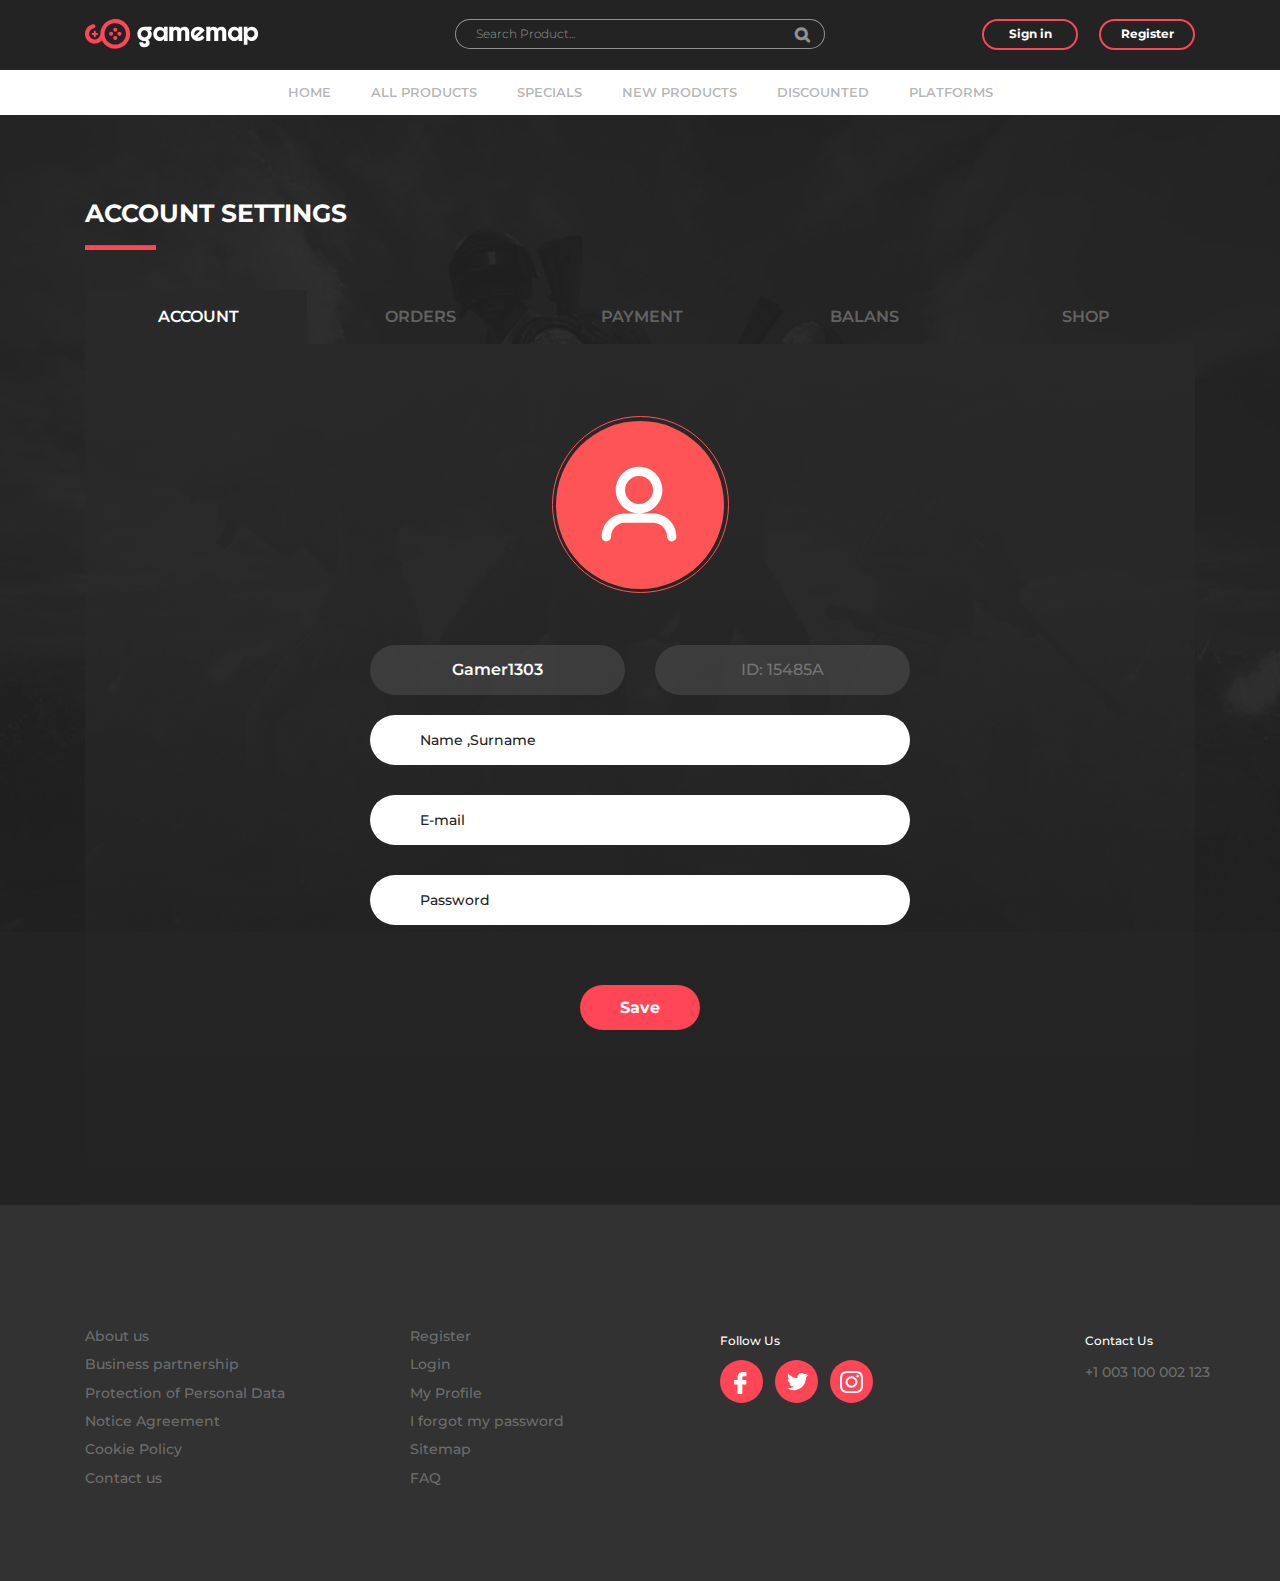
<file: accountSettings.html>
<!doctype html>
<html lang="en">

<head>
    <meta charset="utf-8">
    <title>GameMap</title>
    <meta name="viewport" content="width=device-width, initial-scale=1">
    <meta http-equiv="X-UA-Compatible" content="ie-edge">
    <link rel="stylesheet" href="styles.css">
    <link rel="stylesheet" href="https://pro.fontawesome.com/releases/v5.10.0/css/all.css"
        integrity="sha384-AYmEC3Yw5cVb3ZcuHtOA93w35dYTsvhLPVnYs9eStHfGJvOvKxVfELGroGkvsg+p" crossorigin="anonymous" />
    <link rel="stylesheet" href="https://stackpath.bootstrapcdn.com/bootstrap/4.5.2/css/bootstrap.min.css">
    <link rel="stylesheet" href="https://stackpath.bootstrapcdn.com/font-awesome/4.7.0/css/font-awesome.min.css">
    <link href="https://fonts.googleapis.com/css2?family=Montserrat:wght@300;400;500;600;700&display=swap"
        rel="stylesheet">
    <script src="https://code.jquery.com/jquery-3.2.1.slim.min.js"
        integrity="sha384-KJ3o2DKtIkvYIK3UENzmM7KCkRr/rE9/Qpg6aAZGJwFDMVNA/GpGFF93hXpG5KkN"
        crossorigin="anonymous"></script>
    <script src="https://code.jquery.com/jquery-3.3.1.min.js"
        integrity="sha384-tsQFqpEReu7ZLhBV2VZlAu7zcOV+rXbYlF2cqB8txI/8aZajjp4Bqd+V6D5IgvKT" crossorigin="anonymous">
        </script>
    <script src="https://maxcdn.bootstrapcdn.com/bootstrap/4.0.0/js/bootstrap.min.js"
        integrity="sha384-JZR6Spejh4U02d8jOt6vLEHfe/JQGiRRSQQxSfFWpi1MquVdAyjUar5+76PVCmYl"
        crossorigin="anonymous"></script>


</head>

<body class="">
    <div id="header">
        <div class="container">

            <div class="row d-flex">
                <div class="logo col-3">
                    <a href="index.html">
                        <img src="images/Group 35.svg">
                    </a>
                </div>
                <div class="search-box col-6 text-center">
                    <input class="search" id="search" type="text" placeholder="Search Product..." aria-label="Search">
                </div>
                      <div class="start-buttons col-3 justify-content-end">
                    <a href="login.html" id="sign-in" type="button" class=" btn btn-link">Sign in</a>
                    <a href="register.html" id="register" type="button" class="btn btn-link">Register</a>
                </div> 
             <!--     <div class="user col-3 ">
                    <div class="basket">
                        <a href=""> <img class="basket" src="images/Vector3.svg" alt="">
                            <div class="circle"></div>

                            <div class="number">0</div>
                        </a>
                    </div>
                    <p class="username"><a href="">Dadashova</a></p>
                    <a href="">
                        <div class="user-photo-bg"></div>
                        <img class="user-photo" src="images/Ellipse 2.jpg" alt="">
                    </a>
                </div>
-->
            </div>
        </div>
    </div>
    <div id="navbar">
        <div class="container">
            <div class="">
                <div class="logo2"><a href=""></a></div>
                <ul id="menu">
                    <li><a href="index.html">HOME</a></li>
                    <li><a href="allProducts.html">ALL PRODUCTS</a></li>
                    <li><a href="specials.html">SPECIALS</a></li>
                    <li><a href="newProducts.html">NEW PRODUCTS</a></li>
                    <li><a href="#">DISCOUNTED</a></li>
                    <li><a href="#">PLATFORMS</a></li>
                </ul>
            </div>
        </div>
    </div>
    <div id="accountSettings">
        <div class="container">
            <h3>ACCOUNT SETTINGS</h3>
            <hr class="line5 ml-0">

            <div id="exTab1" class="">
                <ul class="nav nav-tabs">
                    <li class="nav-item active">
                        <a class="active nav-link" href="#1a" data-toggle="tab">Account </a>
                    </li>
                    <li class="nav-item"><a class="nav-link" href="#2a" data-toggle="tab">Orders</a>
                    </li>
                    <li class="nav-item"><a class="nav-link" href="#3a" data-toggle="tab">Payment </a>
                    </li>
                    <li class="nav-item"><a class="nav-link" href="#4a" data-toggle="tab">Balans</a>
                    </li>
                    <li class="nav-item"><a class="nav-link" href="#5a" data-toggle="tab">Shop</a>
                    </li>
                </ul>

                <div class="tab-content clearfix p-0">
                    <div class="tab-pane active" id="1a">
                        <div class="">
                            <div class="account-photo d-flex justify-content-center">
                                <div class="pink">
                                    <div class="pink-circle">
                                        <img class="user-icon" src="images/Icon.svg" alt="">
                                    </div>
                                </div>
                            </div>
                            <div>
                                <div class="row">
                                    <div class="col-6 offset-3">
                                        <div class="row pl-0">
                                            <div class="col-6">
                                                <div class="gamer">Gamer1303</div>
                                            </div>
                                            <div class="col-6">
                                                <div class="gamer-id">ID: 15485A</div>
                                            </div>
                                        </div>
                                        <form id="form" class="form">
                                            <div class="formControl">
                                                <input type="text" placeholder="Name ,Surname" id="username1" />
                                                <i class="fas fa-check-circle"></i>
                                                <i class="fas fa-exclamation-circle"></i>
                                                <small>Error message</small>
                                            </div>
                                            <div class="formControl">
                                                <input type="email" placeholder="E-mail" id="email1" />
                                                <i class="fas fa-check-circle"></i>
                                                <i class="fas fa-exclamation-circle"></i>
                                                <small>Error message</small>
                                            </div>
                                            <div class="formControl">
                                                <input type="password" placeholder="Password" id="password1" />
                                                <i class="fas fa-check-circle"></i>
                                                <i class="fas fa-exclamation-circle"></i>
                                                <small>Error message</small>
                                            </div>
                                            <div class="d-flex justify-content-center">
                                                <button id="save-btn">Save</button>
                                            </div>
                                        </form>
                                    </div>
                                </div>
                            </div>
                        </div>
                    </div>
                    <div class="tab-pane orders" id="2a">
                        <div>
                            <table style="width: 100%;" class="accordion" id="accordionExample" id="orders-table">
                                <tr>
                                    <th></th>
                                    <th>ORDER NUMBER</th>
                                    <th>QUANTITY</th>
                                    <th>TOTAL</th>
                                    <th></th>
                                </tr>
                                <tr>
                                    <td class="row">
                                        <img class="game-image1" src="images/Rectangle 87.png" alt="">
                                        <div class="game-name1"> Star Wars Squadrons PC Origin Key</div>
                                    </td>
                                    <td class="orderNumber">09375901AZ</td>
                                    <td>
                                        <div class="quantity">
                                            <div class="quantity-number">2</div>
                                        </div>
                                    </td>
                                    <td class="total">59 &#x20bc;</td>
                                    <td><button data-toggle="collapse" data-target="#collapseOne" aria-expanded="true"
                                            aria-controls="collapseOne" class="showDetailsButton collapsed">Show details</button>
                                    </td>
                                </tr>

                                <tr>
                                    <td colspan="5">
                                        <div id="collapseOne" class="collapse" aria-labelledby="headingOne"
                                            data-parent="#accordionExample">
                                            <div class="hiddenRow row">
                                                <div class="offset-1 col-7">
                                                    <h6>About order</h6>
                                                    <div class="aboutOrder">How to Play PlayerUnknown's Battlegrounds (PUBG) Mobile? In the
                                                        first version of PUBG, which was first introduced to game lovers
                                                        in 2017, players start the game by falling from the sky on a
                                                        deserted island. (battle royale) The PUBG Mobile game is trying
                                                        to dominate its opponents with the weapons and other equipment
                                                        they find on this island with their own efforts. At the end of
                                                        the fight, the surviving team or player wins the game.</div>
                                                </div>
                                                <div class="paymentMethode col-4">
                                                    <h6>Payment methode </h6>
                                                    <div class="row">
                                                        <div class="aboutPayment1">Name, Surname: </div>
                                                        <div class="aboutPayment2">John</div>
                                                    </div>
                                                    <div class="row">
                                                        <div class="aboutPayment1">Card: </div>
                                                        <div class="aboutPayment2">VISA MASTER</div>
                                                    </div>
                                                    <div class="row">
                                                        <div class="aboutPayment1">Date: </div>
                                                        <div class="aboutPayment2">15.12.2021</div>
                                                    </div>
                                                </div>
                                            </div>
                                        </div>
                                    </td>


                                </tr>
                                <tr>
                                    <td class="row">
                                        <img class="game-image1" src="images/Rectangle 87.png" alt="">
                                        <div class="game-name1"> Star Wars Squadrons PC Origin Key</div>
                                    </td>
                                    <td class="orderNumber">09375901AZ</td>
                                    <td>
                                        <div class="quantity">
                                            <div class="quantity-number">2</div>
                                        </div>
                                    </td>
                                    <td class="total">59 &#x20bc;</td>
                                    <td><button data-toggle="collapse" data-target="#collapseTwo" aria-expanded="true"
                                            aria-controls="collapseTwo" class="showDetailsButton collapsed">Show details</button>
                                    </td>
                                </tr>

                               
                                <tr>
                                    <td colspan="5">
                                        <div id="collapseTwo" class="collapse" aria-labelledby="headingTwo"
                                        data-parent="#accordionExample">
                                            <div class="hiddenRow row">
                                                <div class="offset-1 col-7">
                                                    <h6>About order</h6>
                                                    <div class="aboutOrder">How to Play PlayerUnknown's Battlegrounds (PUBG) Mobile? In the
                                                        first version of PUBG, which was first introduced to game lovers
                                                        in 2017, players start the game by falling from the sky on a
                                                        deserted island. (battle royale) The PUBG Mobile game is trying
                                                        to dominate its opponents with the weapons and other equipment
                                                        they find on this island with their own efforts. At the end of
                                                        the fight, the surviving team or player wins the game.</div>
                                                </div>
                                                <div class="paymentMethode col-4">
                                                    <h6>Payment methode </h6>
                                                    <div class="row">
                                                        <div class="aboutPayment1">Name, Surname: </div>
                                                        <div class="aboutPayment2">John</div>
                                                    </div>
                                                    <div class="row">
                                                        <div class="aboutPayment1">Card: </div>
                                                        <div class="aboutPayment2">VISA MASTER</div>
                                                    </div>
                                                    <div class="row">
                                                        <div class="aboutPayment1">Date: </div>
                                                        <div class="aboutPayment2">15.12.2021</div>
                                                    </div>
                                                </div>
                                            </div>
                                        </div>
                                    </td>


                                </tr>
                                <tr>
                                    <td class="row">
                                        <img class="game-image1" src="images/Rectangle 87.png" alt="">
                                        <div class="game-name1"> Star Wars Squadrons PC Origin Key</div>
                                    </td>
                                    <td class="orderNumber">09375901AZ</td>
                                    <td>
                                        <div class="quantity">
                                            <div class="quantity-number">2</div>
                                        </div>
                                    </td>
                                    <td class="total">59 &#x20bc;</td>
                                    <td><button data-toggle="collapse" data-target="#collapseThree" aria-expanded="true"
                                            aria-controls="collapseThree" class="showDetailsButton collapsed">Show
                                            details</button></td>
                                </tr>

                                
                                <tr>
                                    <td colspan="5">
                                        <div id="collapseThree" class="collapse" aria-labelledby="headingThree"
                                        data-parent="#accordionExample">
                                            <div class="hiddenRow row">
                                                <div class="offset-1 col-7">
                                                    <h6>About order</h6>
                                                    <div class="aboutOrder">How to Play PlayerUnknown's Battlegrounds (PUBG) Mobile? In the
                                                        first version of PUBG, which was first introduced to game lovers
                                                        in 2017, players start the game by falling from the sky on a
                                                        deserted island. (battle royale) The PUBG Mobile game is trying
                                                        to dominate its opponents with the weapons and other equipment
                                                        they find on this island with their own efforts. At the end of
                                                        the fight, the surviving team or player wins the game.</div>
                                                </div>
                                                <div class="paymentMethode col-4">
                                                    <h6>Payment methode </h6>
                                                    <div class="row">
                                                        <div class="aboutPayment1">Name, Surname: </div>
                                                        <div class="aboutPayment2">John</div>
                                                    </div>
                                                    <div class="row">
                                                        <div class="aboutPayment1">Card: </div>
                                                        <div class="aboutPayment2">VISA MASTER</div>
                                                    </div>
                                                    <div class="row">
                                                        <div class="aboutPayment1">Date: </div>
                                                        <div class="aboutPayment2">15.12.2021</div>
                                                    </div>
                                                </div>
                                            </div>
                                        </div>
                                    </td>


                                </tr>
                                
                                <tr>
                                    <td class="row">
                                        <img class="game-image1" src="images/Rectangle 87.png" alt="">
                                        <div class="game-name1"> Star Wars Squadrons PC Origin Key</div>
                                    </td>
                                    <td class="orderNumber">09375901AZ</td>
                                    <td>
                                        <div class="quantity">
                                            <div class="quantity-number">2</div>
                                        </div>
                                    </td>
                                    <td class="total">59 &#x20bc;</td>
                                    <td><button data-toggle="collapse" data-target="#collapseFour" aria-expanded="true"
                                            aria-controls="collapseFour" class="showDetailsButton collapsed">Show details</button>
                                    </td>
                                </tr>

                                
                                </tr>
                                <tr>
                                    <td colspan="5">
                                        <div id="collapseFour" class="collapse" aria-labelledby="headingFour"
                                        data-parent="#accordionExample">
                                            <div class="hiddenRow row">
                                                <div class="offset-1 col-7">
                                                    <h6>About order</h6>
                                                    <div class="aboutOrder">How to Play PlayerUnknown's Battlegrounds (PUBG) Mobile? In the
                                                        first version of PUBG, which was first introduced to game lovers
                                                        in 2017, players start the game by falling from the sky on a
                                                        deserted island. (battle royale) The PUBG Mobile game is trying
                                                        to dominate its opponents with the weapons and other equipment
                                                        they find on this island with their own efforts. At the end of
                                                        the fight, the surviving team or player wins the game.</div>
                                                </div>
                                                <div class="paymentMethode col-4">
                                                    <h6>Payment methode </h6>
                                                    <div class="row">
                                                        <div class="aboutPayment1">Name, Surname: </div>
                                                        <div class="aboutPayment2">John</div>
                                                    </div>
                                                    <div class="row">
                                                        <div class="aboutPayment1">Card: </div>
                                                        <div class="aboutPayment2">VISA MASTER</div>
                                                    </div>
                                                    <div class="row">
                                                        <div class="aboutPayment1">Date: </div>
                                                        <div class="aboutPayment2">15.12.2021</div>
                                                    </div>
                                                </div>
                                            </div>
                                        </div>
                                    </td>


                                </tr>
                                <tr>
                                    <td class="row">
                                        <img class="game-image1" src="images/Rectangle 87.png" alt="">
                                        <div class="game-name1"> Star Wars Squadrons PC Origin Key</div>
                                    </td>
                                    <td class="orderNumber">09375901AZ</td>
                                    <td>
                                        <div class="quantity">
                                            <div class="quantity-number">2</div>
                                        </div>
                                    </td>
                                    <td class="total">59 &#x20bc;</td>
                                    <td><button data-toggle="collapse" data-target="#collapseFive" aria-expanded="true"
                                            aria-controls="collapseFive" class="showDetailsButton collapsed">Show details</button>
                                    </td>
                                </tr>
                                <tr>
                                    <td colspan="5">
                                        <div  id="collapseFive" class="collapse" aria-labelledby="headingFive"
                                        data-parent="#accordionExample">
                                            <div class="hiddenRow row">
                                                <div class="offset-1 col-7">
                                                    <h6>About order</h6>
                                                    <div class="aboutOrder">How to Play PlayerUnknown's Battlegrounds (PUBG) Mobile? In the
                                                        first version of PUBG, which was first introduced to game lovers
                                                        in 2017, players start the game by falling from the sky on a
                                                        deserted island. (battle royale) The PUBG Mobile game is trying
                                                        to dominate its opponents with the weapons and other equipment
                                                        they find on this island with their own efforts. At the end of
                                                        the fight, the surviving team or player wins the game.</div>
                                                </div>
                                                <div class="paymentMethode col-4">
                                                    <h6>Payment methode </h6>
                                                    <div class="row">
                                                        <div class="aboutPayment1">Name, Surname: </div>
                                                        <div class="aboutPayment2">John</div>
                                                    </div>
                                                    <div class="row">
                                                        <div class="aboutPayment1">Card: </div>
                                                        <div class="aboutPayment2">VISA MASTER</div>
                                                    </div>
                                                    <div class="row">
                                                        <div class="aboutPayment1">Date: </div>
                                                        <div class="aboutPayment2">15.12.2021</div>
                                                    </div>
                                                </div>
                                            </div>
                                        </div>
                                    </td>


                                </tr>
                                <tr>
                                    <td class="row">
                                        <img class="game-image1" src="images/Rectangle 87.png" alt="">
                                        <div class="game-name1"> Star Wars Squadrons PC Origin Key</div>
                                    </td>
                                    <td class="orderNumber">09375901AZ</td>
                                    <td>
                                        <div class="quantity">
                                            <div class="quantity-number">2</div>
                                        </div>
                                    </td>
                                    <td class="total">59 &#x20bc;</td>
                                    <td><button data-toggle="collapse" data-target="#collapseSix" aria-expanded="true"
                                            aria-controls="collapseSix" class="showDetailsButton collapsed">Show details</button>
                                    </td>
                                </tr>

                               
                                <tr>
                                    <td colspan="5">
                                        <div id="collapseSix" class="collapse" aria-labelledby="headingSix"
                                        data-parent="#accordionExample">
                                            <div class="hiddenRow row">
                                                <div class="offset-1 col-7">
                                                    <h6>About order</h6>
                                                    <div class="aboutOrder">How to Play PlayerUnknown's Battlegrounds (PUBG) Mobile? In the
                                                        first version of PUBG, which was first introduced to game lovers
                                                        in 2017, players start the game by falling from the sky on a
                                                        deserted island. (battle royale) The PUBG Mobile game is trying
                                                        to dominate its opponents with the weapons and other equipment
                                                        they find on this island with their own efforts. At the end of
                                                        the fight, the surviving team or player wins the game.</div>
                                                </div>
                                                <div class="paymentMethode col-4">
                                                    <h6>Payment methode </h6>
                                                    <div class="row">
                                                        <div class="aboutPayment1">Name, Surname: </div>
                                                        <div class="aboutPayment2">John</div>
                                                    </div>
                                                    <div class="row">
                                                        <div class="aboutPayment1">Card: </div>
                                                        <div class="aboutPayment2">VISA MASTER</div>
                                                    </div>
                                                    <div class="row">
                                                        <div class="aboutPayment1">Date: </div>
                                                        <div class="aboutPayment2">15.12.2021</div>
                                                    </div>
                                                </div>
                                            </div>
                                        </div>
                                    </td>


                                </tr>
                            </table>

                        </div>
                    </div>
                    <div class="tab-pane payment" id="3a">
                        <h5>CREDIT CARD</h5>
                        <div> <a class="addMethod" href=""><i class="fas fa-plus fa-2x"></i> Add payment method</a>
                        </div>
                        <div> <a class="addMethod" href=""><i class="fas fa-plus fa-2x"></i> Add payment method</a>
                        </div>

                    </div>
                    <div class="tab-pane balans" id="4a">

                    </div>
                    <div class="tab-pane shop" id="5a">

                    </div>
                </div>
            </div>

        </div>
    </div>
     <!--Footer-->
     <div id="footer">
        <div class="container">
            <div class="footer-inner">
                <div class="row">
                    <div class="col-md-3">
                        <div class="footer-text1">
                            <p><a href="">About us </a></p>
                            <p><a href="product.html">Business partnership</a></p>
                            <p><a href="product2.html">Protection of Personal Data</a></p>
                            <p><a href="">Notice Agreement</a></p>
                            <p><a href="test.html">Cookie Policy</a></p>
                            <p><a href="contactUs.html">Contact us</a></p>
                        </div>
                    </div>
                    <div class="col-md-3">
                        <div class="footer-text2">
                            <p><a href="register.html">Register</a></p>
                            <p><a href="login.html">Login</a></p>
                            <p><a href="accountSettings.html">My Profile</a></p>
                            <p><a href="">I forgot my password</a></p>
                            <p><a href="">Sitemap</a></p>
                            <p><a href="faq.html">FAQ</a></p>
                        </div>
                    </div>
                    <div class="col-md-5 offset-md-1">
                        <div class="row d-flex justify-content-between">
                        <div id="social-icons">
                            <div class="row">
                                <h6> Follow Us</h6>
                            </div>

                            <div class="row">
                                <a href="" class="social-icon"><img class="icon-image1" src="images/Vector 2.svg"
                                        alt=""></i>
                                </a>
                                <a href="" class="social-icon"><img class="icon-image2" src="images/Vector 3.svg"
                                        alt="">
                                </a>
                                <a href="" class="social-icon"><img class="icon-image3" src="images/vector4.svg"
                                        alt=""></a>
                            </div>
                        </div>
                        <div class="contact">
                            <h6>Contact Us</h6>
                            <p><a class="phoneNumber" href=""> +1 003 100 002 123</a></p>
                        </div>
                  
                    </div>
                    </div>
                  
                </div>
            </div>
        </div>
    </div>


  <script src="js/accountSettingsValidation.js"></script>
</body>

</html>
</file>
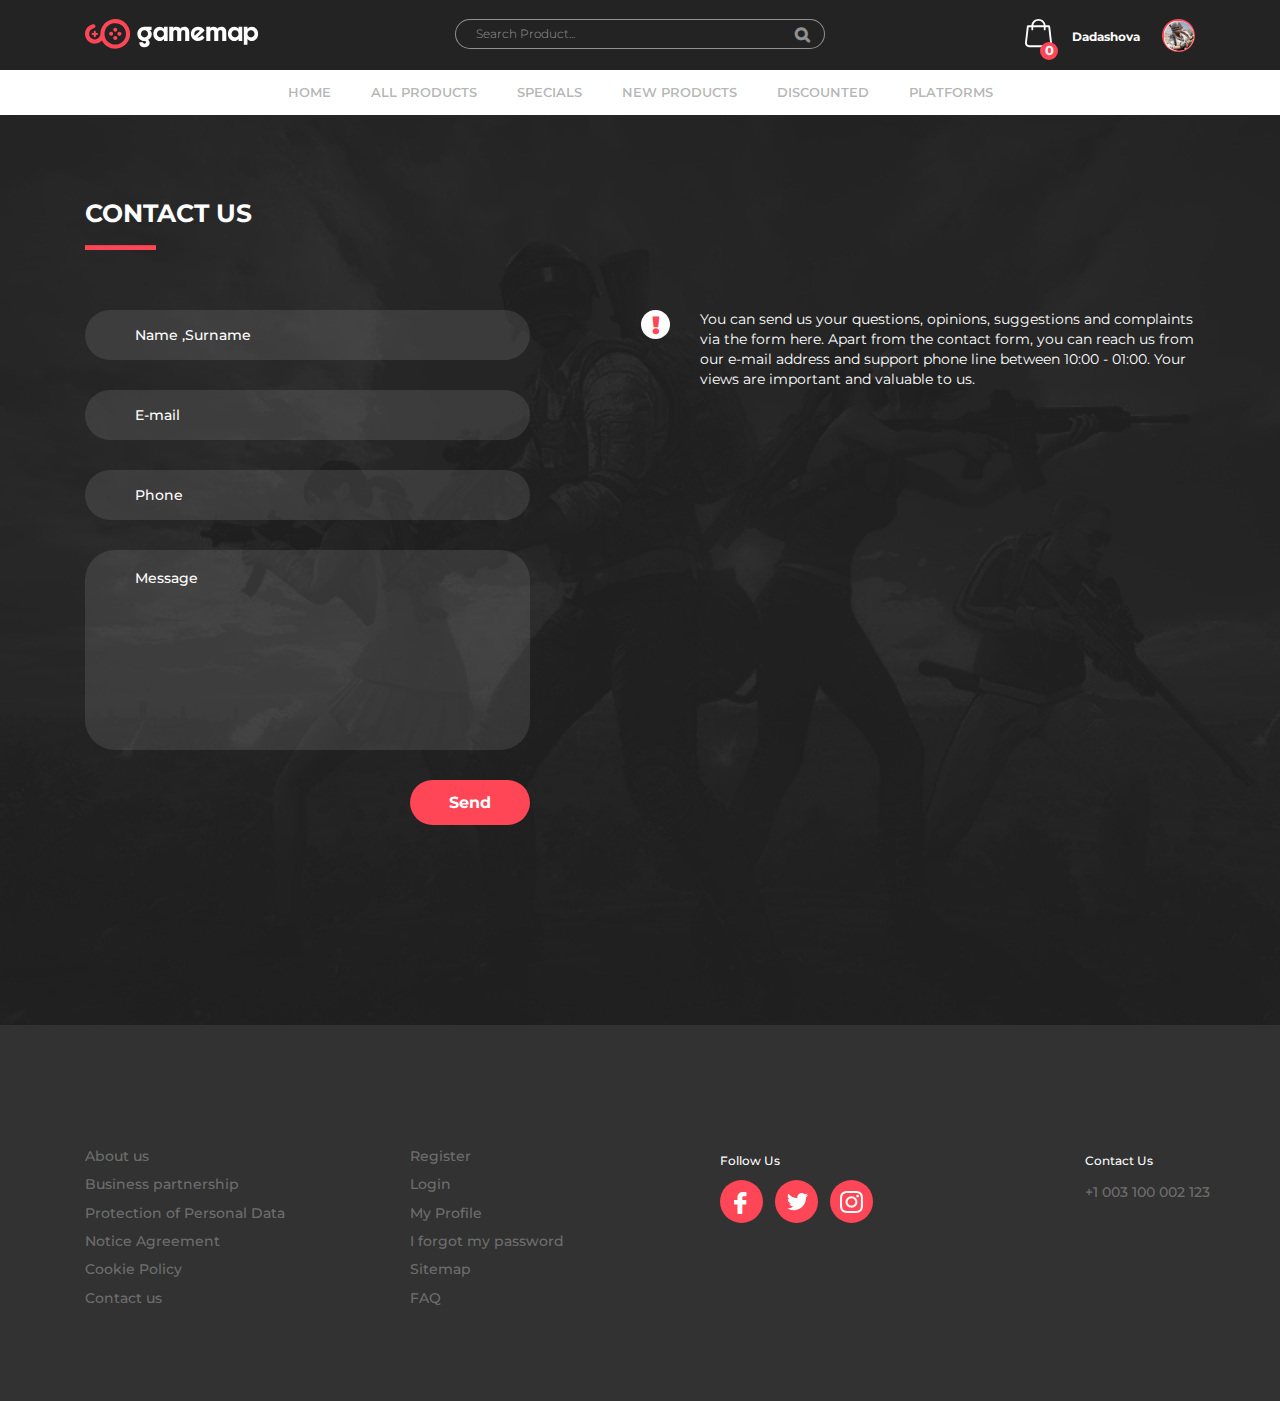
<file: contactUs.html>
<!doctype html>
<html lang="en">

<head>
    <meta charset="utf-8">
    <title>GameMap</title>
    <meta name="viewport" content="width=device-width, initial-scale=1">
    <meta http-equiv="X-UA-Compatible" content="ie-edge">
    <link rel="stylesheet" href="styles.css">
    <link rel="stylesheet" href="https://pro.fontawesome.com/releases/v5.10.0/css/all.css"
        integrity="sha384-AYmEC3Yw5cVb3ZcuHtOA93w35dYTsvhLPVnYs9eStHfGJvOvKxVfELGroGkvsg+p" crossorigin="anonymous" />
    <link rel="stylesheet" href="https://stackpath.bootstrapcdn.com/bootstrap/4.5.2/css/bootstrap.min.css">
    <link rel="stylesheet" href="https://stackpath.bootstrapcdn.com/font-awesome/4.7.0/css/font-awesome.min.css">
    <link href="https://fonts.googleapis.com/css2?family=Montserrat:wght@300;400;500;600;700&display=swap"
        rel="stylesheet">
    <script src="https://code.jquery.com/jquery-3.2.1.slim.min.js"
        integrity="sha384-KJ3o2DKtIkvYIK3UENzmM7KCkRr/rE9/Qpg6aAZGJwFDMVNA/GpGFF93hXpG5KkN"
        crossorigin="anonymous"></script>
    <script src="https://code.jquery.com/jquery-3.3.1.min.js"
        integrity="sha384-tsQFqpEReu7ZLhBV2VZlAu7zcOV+rXbYlF2cqB8txI/8aZajjp4Bqd+V6D5IgvKT" crossorigin="anonymous">
        </script>
    <script src="https://maxcdn.bootstrapcdn.com/bootstrap/4.0.0/js/bootstrap.min.js"
        integrity="sha384-JZR6Spejh4U02d8jOt6vLEHfe/JQGiRRSQQxSfFWpi1MquVdAyjUar5+76PVCmYl"
        crossorigin="anonymous"></script>
</head>

<body class="index">
    <div id="header">
        <div class="container">

            <div class="row d-flex">
                <div class="logo col-3">
                    <a href="index.html">
                        <img src="images/Group 35.svg">
                    </a>
                </div>
                <div class="search-box col-6 text-center">
                    <input class="search" id="search" type="text" placeholder="Search Product..." aria-label="Search">
                </div>
                <!--        <div class="start-buttons col-3 justify-content-end">
                    <a href="login.html" id="sign-in" type="button" class=" btn btn-link">Sign in</a>
                    <a href="register.html" id="register" type="button" class="btn btn-link">Register</a>
                </div> -->
                <div class="user col-3 ">
                    <div class="basket">
                        <a href=""> <img class="basket" src="images/Vector3.svg" alt="">
                            <div class="circle"></div>

                            <div class="number">0</div>
                        </a>
                    </div>
                    <p class="username"><a href="">Dadashova</a></p>
                    <a href="">
                        <div class="user-photo-bg"></div>
                        <img class="user-photo" src="images/Ellipse 2.jpg" alt="">
                    </a>
                </div>
            </div>
        </div>
    </div>
    <div id="navbar">
        <div class="container">
            <div class="">
                <div class="logo2"><a href=""></a></div>
                <ul id="menu">
                    <li><a href="">HOME</a></li>
                    <li><a href="allProducts.html">ALL PRODUCTS</a></li>
                    <li><a href="#">SPECIALS</a></li>
                    <li><a href="#">NEW PRODUCTS</a></li>
                    <li><a href="#">DISCOUNTED</a></li>
                    <li><a href="#">PLATFORMS</a></li>
                </ul>
            </div>
        </div>
    </div>

    <div id="contactUs">
        <div class="container">
            <h3>CONTACT US</h3>
            <hr class="line9 ml-0">
            <div class="row">
                <div class="col-md-5 order-2 order-md-1">
                    <form id="form" class="form">
                        <div class="formControl">
                            <input type="text" placeholder="Name ,Surname" id="username1" />
                            <i class="fas fa-check-circle"></i>
                            <i class="fas fa-exclamation-circle"></i>
                            <small>Error message</small>
                        </div>
                        <div class="formControl">
                            <input type="email" placeholder="E-mail" id="email1" />
                            <i class="fas fa-check-circle"></i>
                            <i class="fas fa-exclamation-circle"></i>
                            <small>Error message</small>
                        </div>
                        <div class="formControl">
                            <input type="number" placeholder="Phone" id="phone1" />
                            <i class="fas fa-check-circle"></i>
                            <i class="fas fa-exclamation-circle"></i>
                            <small>Error message</small>
                        </div>
                        <div class="formControl">
                            <input type="text" placeholder="Message" id="message">
                            <i class="fas fa-check-circle"></i>
                            <i class="fas fa-exclamation-circle"></i>
                            <small>Error message</small>
                        </div>
                        <div class="d-flex justify-content-end">
                            <button id="send-btn">Send</button>
                        </div>
                    </form>
                </div>
                <div class="col-md-7 order-1 order-md-2">
                    <div class="justify-content-end d-flex">
                        <div class="white-circle">
                            <span>!</span>
                        </div>
                        <p>You can send us your questions, opinions, suggestions and complaints via the form here. Apart
                            from the contact form, you can reach us from our e-mail address and support phone line
                            between 10:00 - 01:00. Your views are important and valuable to us.</p>
                    </div>
                </div>
            </div>
        </div>
    </div>

    <!--Footer-->
    <div id="footer">
        <div class="container">
            <div class="footer-inner">
                <div class="row">
                    <div class="col-md-3">
                        <div class="footer-text1">
                            <p><a href="">About us </a></p>
                            <p><a href="product.html">Business partnership</a></p>
                            <p><a href="product2.html">Protection of Personal Data</a></p>
                            <p><a href="">Notice Agreement</a></p>
                            <p><a href="test.html">Cookie Policy</a></p>
                            <p><a href="contactUs.html">Contact us</a></p>
                        </div>
                    </div>
                    <div class="col-md-3">
                        <div class="footer-text2">
                            <p><a href="register.html">Register</a></p>
                            <p><a href="login.html">Login</a></p>
                            <p><a href="accountSettings.html">My Profile</a></p>
                            <p><a href="">I forgot my password</a></p>
                            <p><a href="">Sitemap</a></p>
                            <p><a href="faq.html">FAQ</a></p>
                        </div>
                    </div>
                    <div class="col-md-5 offset-md-1">
                        <div class="row d-flex justify-content-between">
                            <div id="social-icons">
                                <div class="row">
                                    <h6> Follow Us</h6>
                                </div>

                                <div class="row">
                                    <a href="" class="social-icon"><img class="icon-image1" src="images/Vector 2.svg"
                                            alt=""></i>
                                    </a>
                                    <a href="" class="social-icon"><img class="icon-image2" src="images/Vector 3.svg"
                                            alt="">
                                    </a>
                                    <a href="" class="social-icon"><img class="icon-image3" src="images/vector4.svg"
                                            alt=""></a>
                                </div>
                            </div>
                            <div class="contact">
                                <h6>Contact Us</h6>
                                <p><a class="phoneNumber" href=""> +1 003 100 002 123</a></p>
                            </div>

                        </div>
                    </div>

                </div>
            </div>
        </div>
    </div>




    <script src="js/validation.js"></script>


</body>

</html>
</file>
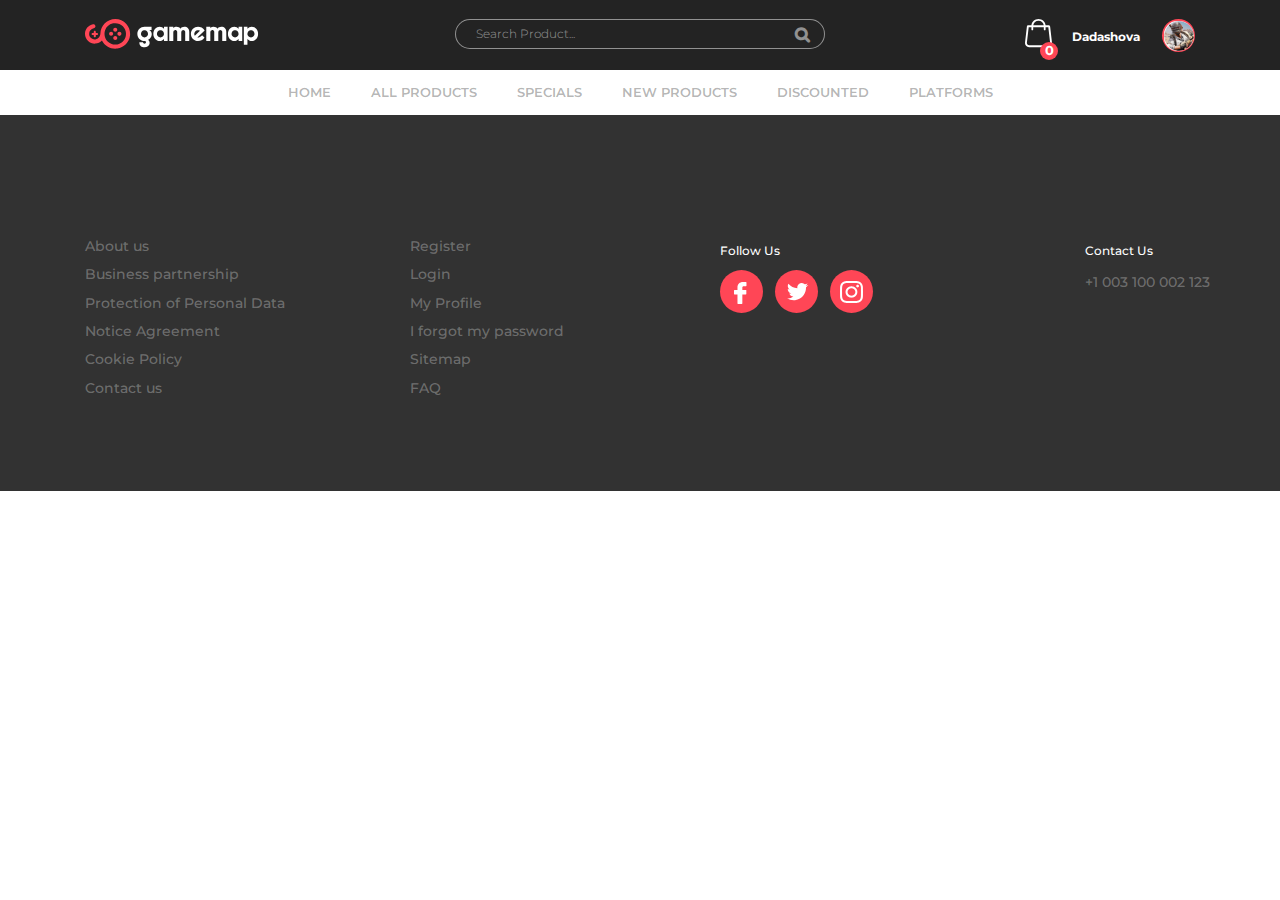
<file: default.html>
<!doctype html>
<html lang="en">

<head>
    <meta charset="utf-8">
    <title>GameMap</title>
    <meta name="viewport" content="width=device-width, initial-scale=1">
    <meta http-equiv="X-UA-Compatible" content="ie-edge">
    <link rel="stylesheet" href="styles.css">
    <link rel="stylesheet" href="https://pro.fontawesome.com/releases/v5.10.0/css/all.css"
        integrity="sha384-AYmEC3Yw5cVb3ZcuHtOA93w35dYTsvhLPVnYs9eStHfGJvOvKxVfELGroGkvsg+p" crossorigin="anonymous" />
    <link rel="stylesheet" href="https://stackpath.bootstrapcdn.com/bootstrap/4.5.2/css/bootstrap.min.css">
    <link rel="stylesheet" href="https://stackpath.bootstrapcdn.com/font-awesome/4.7.0/css/font-awesome.min.css">
    <link href="https://fonts.googleapis.com/css2?family=Montserrat:wght@300;400;500;600;700&display=swap"
        rel="stylesheet">
    <script src="https://code.jquery.com/jquery-3.2.1.slim.min.js"
        integrity="sha384-KJ3o2DKtIkvYIK3UENzmM7KCkRr/rE9/Qpg6aAZGJwFDMVNA/GpGFF93hXpG5KkN"
        crossorigin="anonymous"></script>
    <script src="https://code.jquery.com/jquery-3.3.1.min.js"
        integrity="sha384-tsQFqpEReu7ZLhBV2VZlAu7zcOV+rXbYlF2cqB8txI/8aZajjp4Bqd+V6D5IgvKT" crossorigin="anonymous">
        </script>
    <script src="https://maxcdn.bootstrapcdn.com/bootstrap/4.0.0/js/bootstrap.min.js"
        integrity="sha384-JZR6Spejh4U02d8jOt6vLEHfe/JQGiRRSQQxSfFWpi1MquVdAyjUar5+76PVCmYl"
        crossorigin="anonymous"></script>
</head>

<body class="index">
    <div id="header">
        <div class="container">

            <div class="row d-flex">
                <div class="logo col-3">
                    <a href="">
                        <img src="images/Group 35.svg">
                    </a>
                </div>
                <div class="search-box col-6 text-center">
                    <input class="search" id="search" type="text" placeholder="Search Product..." aria-label="Search">
                </div>
                <!--        <div class="start-buttons col-3 justify-content-end">
                    <a href="login.html" id="sign-in" type="button" class=" btn btn-link">Sign in</a>
                    <a href="register.html" id="register" type="button" class="btn btn-link">Register</a>
                </div> -->
                <div class="user col-3 ">
                    <div class="basket">
                        <a href=""> <img class="basket" src="images/Vector3.svg" alt="">
                            <div class="circle"></div>

                            <div class="number">0</div>
                        </a>
                    </div>
                    <p class="username"><a href="">Dadashova</a></p>
                    <a href="">
                        <div class="user-photo-bg"></div>
                        <img class="user-photo" src="images/Ellipse 2.jpg" alt="">
                    </a>
                </div>
            </div>
        </div>
    </div>
    <div id="navbar">
        <div class="container">
            <div class="">
                <div class="logo2"><a href=""></a></div>
                <ul id="menu">
                    <li><a href="index.html">HOME</a></li>
                    <li><a href="allProducts.html">ALL PRODUCTS</a></li>
                    <li><a href="specials.html">SPECIALS</a></li>
                    <li><a href="newProducts.html">NEW PRODUCTS</a></li>
                    <li><a href="#">DISCOUNTED</a></li>
                    <li><a href="#">PLATFORMS</a></li>
                </ul>
            </div>
        </div>
    </div>
    <!--Footer-->
    <div id="footer">
        <div class="container">
            <div class="footer-inner">
                <div class="row">
                    <div class="col-md-3">
                        <div class="footer-text1">
                            <p><a href="">About us </a></p>
                            <p><a href="product.html">Business partnership</a></p>
                            <p><a href="product2.html">Protection of Personal Data</a></p>
                            <p><a href="">Notice Agreement</a></p>
                            <p><a href="test.html">Cookie Policy</a></p>
                            <p><a href="contactUs.html">Contact us</a></p>
                        </div>
                    </div>
                    <div class="col-md-3">
                        <div class="footer-text2">
                            <p><a href="register.html">Register</a></p>
                            <p><a href="login.html">Login</a></p>
                            <p><a href="accountSettings.html">My Profile</a></p>
                            <p><a href="">I forgot my password</a></p>
                            <p><a href="">Sitemap</a></p>
                            <p><a href="faq.html">FAQ</a></p>
                        </div>
                    </div>
                    <div class="col-md-5 offset-md-1">
                        <div class="row d-flex justify-content-between">
                            <div id="social-icons">
                                <div class="row">
                                    <h6> Follow Us</h6>
                                </div>

                                <div class="row">
                                    <a href="" class="social-icon"><img class="icon-image1" src="images/Vector 2.svg"
                                            alt=""></i>
                                    </a>
                                    <a href="" class="social-icon"><img class="icon-image2" src="images/Vector 3.svg"
                                            alt="">
                                    </a>
                                    <a href="" class="social-icon"><img class="icon-image3" src="images/vector4.svg"
                                            alt=""></a>
                                </div>
                            </div>
                            <div class="contact">
                                <h6>Contact Us</h6>
                                <p><a class="phoneNumber" href=""> +1 003 100 002 123</a></p>
                            </div>

                        </div>
                    </div>

                </div>
            </div>
        </div>
    </div>







</body>

</html>
</file>
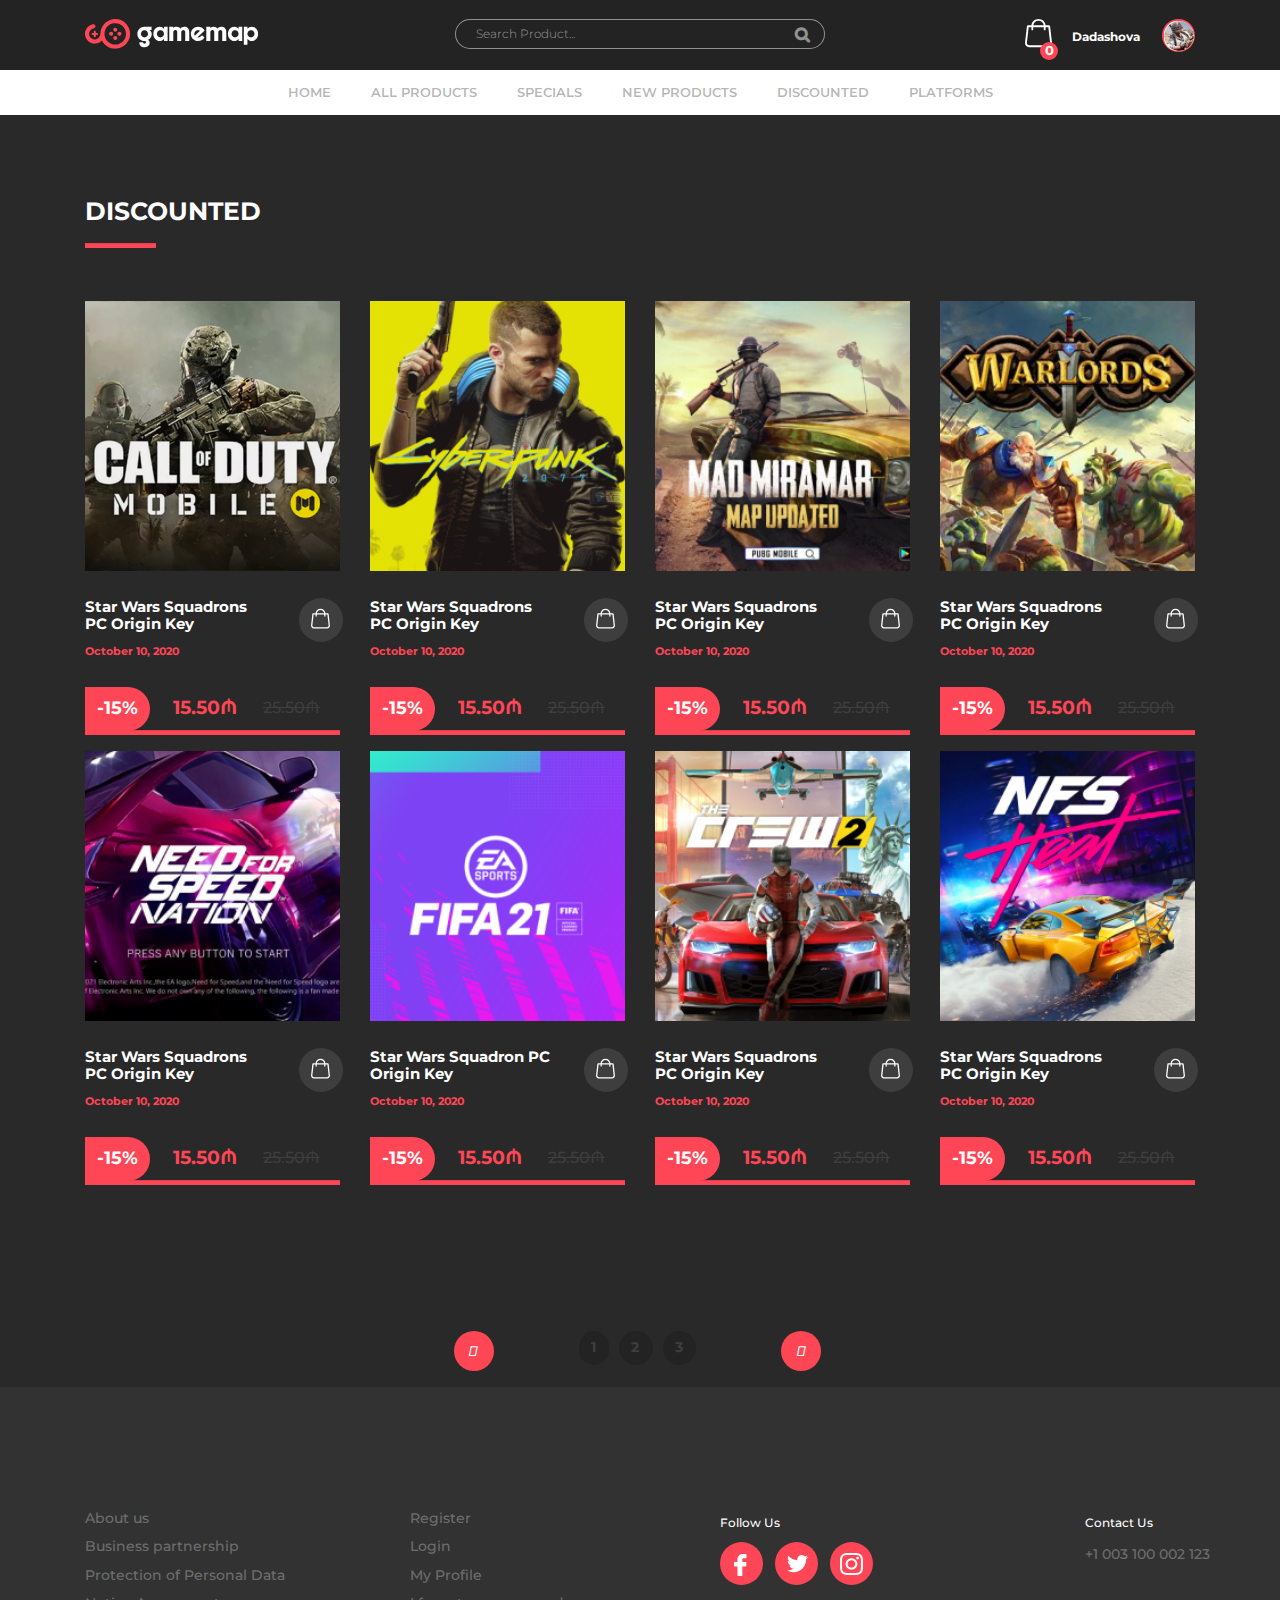
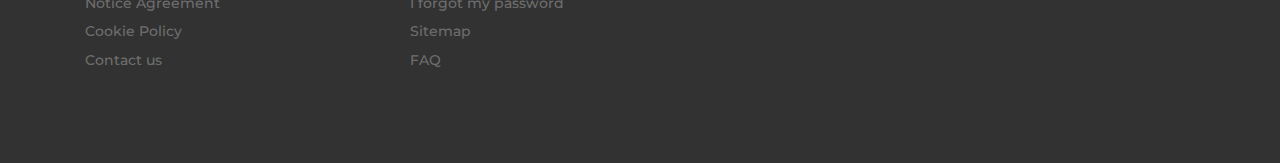
<file: discounted.html>
<!doctype html>
<html lang="en">

<head>
    <meta charset="utf-8">
    <title>GameMap</title>
    <meta name="viewport" content="width=device-width, initial-scale=1">
    <meta http-equiv="X-UA-Compatible" content="ie-edge">
    <link rel="stylesheet" href="styles.css">
    <link rel="stylesheet" href="https://pro.fontawesome.com/releases/v5.10.0/css/all.css"
        integrity="sha384-AYmEC3Yw5cVb3ZcuHtOA93w35dYTsvhLPVnYs9eStHfGJvOvKxVfELGroGkvsg+p" crossorigin="anonymous" />
    <link rel="stylesheet" href="https://stackpath.bootstrapcdn.com/bootstrap/4.5.2/css/bootstrap.min.css">
    <link rel="stylesheet" href="https://stackpath.bootstrapcdn.com/font-awesome/4.7.0/css/font-awesome.min.css">
    <link href="https://fonts.googleapis.com/css2?family=Montserrat:wght@300;400;500;600;700&display=swap"
        rel="stylesheet">
    <script src="https://code.jquery.com/jquery-3.2.1.slim.min.js"
        integrity="sha384-KJ3o2DKtIkvYIK3UENzmM7KCkRr/rE9/Qpg6aAZGJwFDMVNA/GpGFF93hXpG5KkN"
        crossorigin="anonymous"></script>
    <script src="https://code.jquery.com/jquery-3.3.1.min.js"
        integrity="sha384-tsQFqpEReu7ZLhBV2VZlAu7zcOV+rXbYlF2cqB8txI/8aZajjp4Bqd+V6D5IgvKT" crossorigin="anonymous">
        </script>
    <script src="https://maxcdn.bootstrapcdn.com/bootstrap/4.0.0/js/bootstrap.min.js"
        integrity="sha384-JZR6Spejh4U02d8jOt6vLEHfe/JQGiRRSQQxSfFWpi1MquVdAyjUar5+76PVCmYl"
        crossorigin="anonymous"></script>
</head>

<body class="index">
    <div id="header">
        <div class="container">

            <div class="row d-flex">
                <div class="logo col-3">
                    <a href="index.html">
                        <img src="images/Group 35.svg">
                    </a>
                </div>
                <div class="search-box col-6 text-center">
                    <input class="search" id="search" type="text" placeholder="Search Product..." aria-label="Search">
                </div>
                <!--        <div class="start-buttons col-3 justify-content-end">
                    <a href="login.html" id="sign-in" type="button" class=" btn btn-link">Sign in</a>
                    <a href="register.html" id="register" type="button" class="btn btn-link">Register</a>
                </div> -->
                <div class="user col-3 ">
                    <div class="basket">
                        <a href=""> <img class="basket" src="images/Vector3.svg" alt="">
                            <div class="circle"></div>

                            <div class="number">0</div>
                        </a>
                    </div>
                    <p class="username"><a href="">Dadashova</a></p>
                    <a href="">
                        <div class="user-photo-bg"></div>
                        <img class="user-photo" src="images/Ellipse 2.jpg" alt="">
                    </a>
                </div>
            </div>
        </div>
    </div>
    <div id="navbar">
        <div class="container">
            <div class="">
                <div class="logo2"><a href=""></a></div>
                <ul id="menu">
                    <li><a href="index.html">HOME</a></li>
                    <li><a href="allProducts.html">ALL PRODUCTS</a></li>
                    <li><a href="specials.html">SPECIALS</a></li>
                    <li><a href="newProducts.html">NEW PRODUCTS</a></li>
                    <li><a href="#">DISCOUNTED</a></li>
                    <li><a href="#">PLATFORMS</a></li>
                </ul>
            </div>
        </div>
    </div>
    <!--Discounted-->
    <div id="discountedPage">
        <div class="container">
            <h3>Discounted</h3>
            <hr class="line5 ml-0">

            <div class="row specials-row">
                <div class="col-md-3">
                    <div class="game">
                        <a href="">
                            <img class="game-image" src="images/Rectangle 62.png">
                        </a>
                        <div class="row">
                            <div class="col-9">
                                <p class="game-name">
                                    <a href="">
                                        Star Wars Squadrons PC Origin Key
                                    </a>
                                </p>
                            </div>
                            <div class="col-3 justify-content-end">
                                <button class="btn btn-primary"><img class="vector" src="images/Vector.svg"></button>
                            </div>
                        </div>
                        <div class="">
                            <p class="date">October 10, 2020</p>
                        </div>
                        <div class="row">
                            <div class="col-4">
                                <div class="sale">
                                    <p>-15%</p>
                                </div>
                            </div>
                            <div class="col-4">
                                <div class="price">
                                    <p>15.50&#x20bc;</p>
                                </div>
                            </div>
                            <div class="col-4">
                                <div class="old-price">
                                    <s>25.50&#x20bc;</s>
                                </div>
                            </div>
                        </div>
                    </div>
                    <hr class="line2">
                </div>
                <div class="col-md-3">
                    <div class="game">
                        <a href="">
                            <img class="game-image" src="images/Rectangle 61.png">
                        </a>
                        <div class="row">
                            <div class="col-9">
                                <p class="game-name">
                                    <a href=""> Star Wars Squadrons PC Origin Key
                                    </a>
                                </p>
                            </div>
                            <div class="col-3 justify-content-end">
                                <button class="btn btn-primary"><img class="vector" src="images/Vector.svg"></button>
                            </div>
                        </div>
                        <div class="">
                            <p class="date">October 10, 2020</p>
                        </div>
                        <div class="row">
                            <div class="col-4">
                                <div class="sale">
                                    <p>-15%</p>
                                </div>
                            </div>
                            <div class="col-4">
                                <div class="price">
                                    <p>15.50&#x20bc;</p>
                                </div>
                            </div>
                            <div class="col-4">
                                <div class="old-price">
                                    <s>25.50&#x20bc;</s>
                                </div>
                            </div>
                        </div>
                    </div>
                    <hr class="line2">
                </div>
                <div class="col-md-3">
                    <div class="game">
                        <a href="">
                            <img class="game-image" src="images/Rectangle 63.png">
                        </a>
                        <div class="row">
                            <div class="col-9">
                                <p class="game-name">
                                    <a href="">
                                        Star Wars Squadrons PC Origin Key
                                    </a>
                                </p>

                            </div>
                            <div class="col-3 justify-content-end">
                                <button class="btn btn-primary"><img class="vector" src="images/Vector.svg"></button>
                            </div>
                        </div>
                        <div class="">
                            <p class="date">October 10, 2020</p>
                        </div>
                        <div class="row">
                            <div class="col-4">
                                <div class="sale">
                                    <p>-15%</p>
                                </div>
                            </div>
                            <div class="col-4">
                                <div class="price">
                                    <p>15.50&#x20bc;</p>
                                </div>
                            </div>
                            <div class="col-4">
                                <div class="old-price">
                                    <s>25.50&#x20bc;</s>
                                </div>
                            </div>
                        </div>
                    </div>
                    <hr class="line2">
                </div>
                <div class="col-md-3">
                    <div class="game">
                        <a href="">
                            <img class="game-image" src="images/Rectangle 64.png">
                        </a>
                        <div class="row">
                            <div class="col-9">
                                <p class="game-name"><a href="">Star Wars Squadrons PC Origin Key
                                    </a>
                                </p>
                            </div>
                            <div class="col-3 justify-content-end">
                                <button class="btn btn-primary"><img class="vector" src="images/Vector.svg"></button>
                            </div>
                        </div>
                        <div class="">
                            <p class="date">October 10, 2020</p>
                        </div>
                        <div class="row">
                            <div class="col-4">
                                <div class="sale">
                                    <p>-15%</p>
                                </div>
                            </div>
                            <div class="col-4">
                                <div class="price">
                                    <p>15.50&#x20bc;</p>
                                </div>
                            </div>
                            <div class="col-4">
                                <div class="old-price">
                                    <s>25.50&#x20bc;</s>
                                </div>
                            </div>
                        </div>
                    </div>
                    <hr class="line2">
                </div>
                <div class="col-md-3">
                    <div class="game">
                        <a href="">
                            <img class="game-image" src="images/Rectangle 65.png">
                        </a>
                        <div class="row">
                            <div class="col-9">
                                <p class="game-name"><a href="">
                                        Star Wars Squadrons PC Origin Key
                                    </a>
                                </p>
                            </div>
                            <div class="col-3 justify-content-end">
                                <button class="btn btn-primary"><img class="vector" src="images/Vector.svg"></button>
                            </div>
                        </div>
                        <div class="">
                            <p class="date">October 10, 2020</p>
                        </div>
                        <div class="row">
                            <div class="col-4">
                                <div class="sale">
                                    <p>-15%</p>
                                </div>
                            </div>
                            <div class="col-4">
                                <div class="price">
                                    <p>15.50&#x20bc;</p>
                                </div>
                            </div>
                            <div class="col-4">
                                <div class="old-price">
                                    <s>25.50&#x20bc;</s>
                                </div>
                            </div>
                        </div>
                    </div>
                    <hr class="line2">
                </div>
                <div class="col-md-3">
                    <div class="game">
                        <a href="">
                            <img class="game-image" src="images/Rectangle 66.png">
                            <a href=""></a>
                            <div class="row">
                                <div class="col-9">
                                    <p class="game-name"><a href=""> Star Wars Squadron PC Origin Key
                                        </a>
                                    </p>
                                </div>
                                <div class="col-3 justify-content-end">
                                    <button class="btn btn-primary"><img class="vector"
                                            src="images/Vector.svg"></button>
                                </div>
                            </div>
                            <div class="">
                                <p class="date">October 10, 2020</p>
                            </div>
                            <div class="row">
                                <div class="col-4">
                                    <div class="sale">
                                        <p>-15%</p>
                                    </div>
                                </div>
                                <div class="col-4">
                                    <div class="price">
                                        <p>15.50&#x20bc;</p>
                                    </div>
                                </div>
                                <div class="col-4">
                                    <div class="old-price">
                                        <s>25.50&#x20bc;</s>
                                    </div>
                                </div>
                            </div>
                    </div>
                    <hr class="line2">
                </div>
                <div class="col-md-3">
                    <div class="game">
                        <a href="">
                            <img class="game-image" src="images/Rectangle 67.png">
                        </a>
                        <div class="row">
                            <div class="col-9">
                                <p class="game-name"><a href=""> Star Wars Squadrons PC Origin Key </a>
                                </p>
                            </div>
                            <div class="col-3 justify-content-end">
                                <button class="btn btn-primary"><img class="vector" src="images/Vector.svg"></button>
                            </div>
                        </div>
                        <div class="">
                            <p class="date">October 10, 2020</p>
                        </div>
                        <div class="row">
                            <div class="col-4">
                                <div class="sale">
                                    <p>-15%</p>
                                </div>
                            </div>
                            <div class="col-4">
                                <div class="price">
                                    <p>15.50&#x20bc;</p>
                                </div>
                            </div>
                            <div class="col-4">
                                <div class="old-price">
                                    <s>25.50&#x20bc;</s>
                                </div>
                            </div>
                        </div>
                    </div>
                    <hr class="line2">
                </div>
                <div class="col-md-3">
                    <div class="game">
                        <a href="">
                            <img class="game-image" src="images/Rectangle 68.png">
                        </a>
                        <div class="row">
                            <div class="col-9">
                                <p class="game-name"><a href=""> Star Wars Squadrons PC Origin Key
                                    </a>
                                </p>
                            </div>
                            <div class="col-3 justify-content-end">
                                <button class="btn btn-primary"><img class="vector" src="images/Vector.svg"></button>
                            </div>
                        </div>
                        <div class="">
                            <p class="date">October 10, 2020</p>
                        </div>
                        <div class="row">
                            <div class="col-4">
                                <div class="sale">
                                    <p>-15%</p>
                                </div>
                            </div>
                            <div class="col-4">
                                <div class="price">
                                    <p>15.50&#x20bc;</p>
                                </div>
                            </div>
                            <div class="col-4">
                                <div class="old-price">
                                    <s>25.50&#x20bc;</s>
                                </div>
                            </div>
                        </div>
                    </div>
                    <hr class="line2">
                </div>

            </div>
            <nav class="d-flex justify-content-center" aria-label="Page navigation example">
                <ul class="pagination">
                    <li class="page-item">
                        <a class="page-link" href="#" aria-label="Previous">
                            <span aria-hidden="true"><i class="fas fa-arrow-left"></i></span>
                            <span class="sr-only">Previous</span>
                        </a>
                    </li>
                    <li class="page-item"><a class="active page-link" href="#">1</a></li>
                    <li class="page-item"><a class="page-link" href="#">2</a></li>
                    <li class="page-item"><a class="page-link" href="#">3</a></li>
                    <li class="page-item">
                        <a class="page-link" href="#" aria-label="Next">
                            <span aria-hidden="true"><i class="fas fa-arrow-right"></i></span>
                            <span class="sr-only">Next</span>
                        </a>
                    </li>
                </ul>
            </nav>
        </div>
    </div>
    <!--Footer-->
    <div id="footer">
        <div class="container">
            <div class="footer-inner">
                <div class="row">
                    <div class="col-md-3">
                        <div class="footer-text1">
                            <p><a href="">About us </a></p>
                            <p><a href="product.html">Business partnership</a></p>
                            <p><a href="product2.html">Protection of Personal Data</a></p>
                            <p><a href="">Notice Agreement</a></p>
                            <p><a href="test.html">Cookie Policy</a></p>
                            <p><a href="contactUs.html">Contact us</a></p>
                        </div>
                    </div>
                    <div class="col-md-3">
                        <div class="footer-text2">
                            <p><a href="register.html">Register</a></p>
                            <p><a href="login.html">Login</a></p>
                            <p><a href="accountSettings.html">My Profile</a></p>
                            <p><a href="">I forgot my password</a></p>
                            <p><a href="">Sitemap</a></p>
                            <p><a href="faq.html">FAQ</a></p>
                        </div>
                    </div>
                    <div class="col-md-5 offset-md-1">
                        <div class="row d-flex justify-content-between">
                            <div id="social-icons">
                                <div class="row">
                                    <h6> Follow Us</h6>
                                </div>

                                <div class="row">
                                    <a href="" class="social-icon"><img class="icon-image1" src="images/Vector 2.svg"
                                            alt=""></i>
                                    </a>
                                    <a href="" class="social-icon"><img class="icon-image2" src="images/Vector 3.svg"
                                            alt="">
                                    </a>
                                    <a href="" class="social-icon"><img class="icon-image3" src="images/vector4.svg"
                                            alt=""></a>
                                </div>
                            </div>
                            <div class="contact">
                                <h6>Contact Us</h6>
                                <p><a class="phoneNumber" href=""> +1 003 100 002 123</a></p>
                            </div>

                        </div>
                    </div>

                </div>
            </div>
        </div>
    </div>







</body>

</html>
</file>
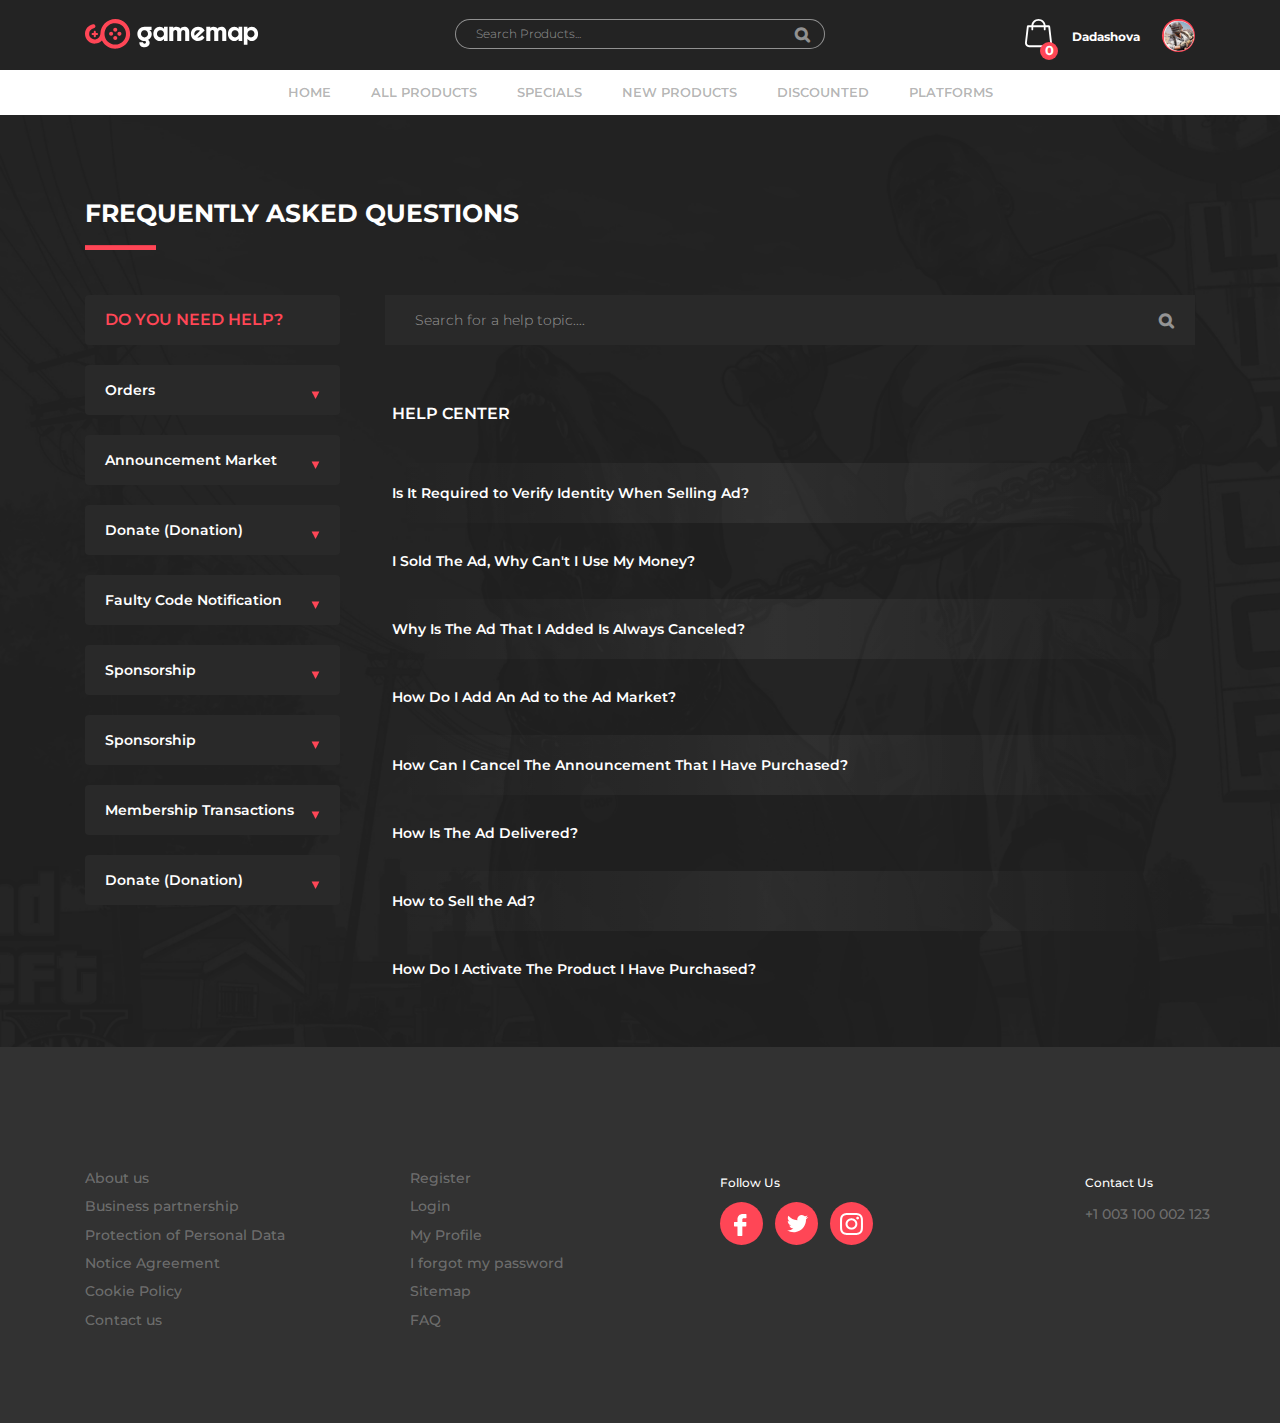
<file: faq.html>
<!doctype html>
<html lang="en">

<head>
    <meta charset="utf-8">
    <title>GameMap</title>
    <meta name="viewport" content="width=device-width, initial-scale=1">
    <meta http-equiv="X-UA-Compatible" content="ie-edge">
    <link rel="stylesheet" href="styles.css">
    <link rel="stylesheet" href="https://pro.fontawesome.com/releases/v5.10.0/css/all.css"
        integrity="sha384-AYmEC3Yw5cVb3ZcuHtOA93w35dYTsvhLPVnYs9eStHfGJvOvKxVfELGroGkvsg+p" crossorigin="anonymous" />
    <link rel="stylesheet" href="https://stackpath.bootstrapcdn.com/bootstrap/4.5.2/css/bootstrap.min.css">
    <link rel="stylesheet" href="https://stackpath.bootstrapcdn.com/font-awesome/4.7.0/css/font-awesome.min.css">
    <link href="https://fonts.googleapis.com/css2?family=Montserrat:wght@300;400;500;600;700&display=swap"
        rel="stylesheet">
    <script src="https://code.jquery.com/jquery-3.2.1.slim.min.js"
        integrity="sha384-KJ3o2DKtIkvYIK3UENzmM7KCkRr/rE9/Qpg6aAZGJwFDMVNA/GpGFF93hXpG5KkN"
        crossorigin="anonymous"></script>
    <script src="https://code.jquery.com/jquery-3.3.1.min.js"
        integrity="sha384-tsQFqpEReu7ZLhBV2VZlAu7zcOV+rXbYlF2cqB8txI/8aZajjp4Bqd+V6D5IgvKT" crossorigin="anonymous">
        </script>
    <script src="https://maxcdn.bootstrapcdn.com/bootstrap/4.0.0/js/bootstrap.min.js"
        integrity="sha384-JZR6Spejh4U02d8jOt6vLEHfe/JQGiRRSQQxSfFWpi1MquVdAyjUar5+76PVCmYl"
        crossorigin="anonymous"></script>
</head>

<body class="index">
    <div id="header">
        <div class="container">

            <div class="row d-flex">
                <div class="logo col-3">
                    <a href="index.html">
                        <img src="images/Group 35.svg">
                    </a>
                </div>
                <div class="search-box col-6 text-center">
                    <input class="search" id="search" type="text" placeholder="Search Products..." aria-label="Search">
                </div>
                <!--        <div class="start-buttons col-3 justify-content-end">
                    <a href="login.html" id="sign-in" type="button" class=" btn btn-link">Sign in</a>
                    <a href="register.html" id="register" type="button" class="btn btn-link">Register</a>
                </div> -->
                <div class="user col-3 ">
                    <div class="basket">
                        <a href=""> <img class="basket" src="images/Vector3.svg" alt="">
                            <div class="circle"></div>

                            <div class="number">0</div>
                        </a>
                    </div>
                    <p class="username"><a href="">Dadashova</a></p>
                    <a href="">
                        <div class="user-photo-bg"></div>
                        <img class="user-photo" src="images/Ellipse 2.jpg" alt="">
                    </a>
                </div>
            </div>
        </div>
    </div>
    <div id="navbar">
        <div class="container">
            <div class="">
                <div class="logo2"><a href=""></a></div>
                <ul id="menu">
                    <li><a href="">HOME</a></li>
                    <li><a href="allProducts.html">ALL PRODUCTS</a></li>
                    <li><a href="#">SPECIALS</a></li>
                    <li><a href="#">NEW PRODUCTS</a></li>
                    <li><a href="#">DISCOUNTED</a></li>
                    <li><a href="#">PLATFORMS</a></li>
                </ul>
            </div>
        </div>
    </div>
    <div id="mobile" class="mobile">
        <nav>
            <div class="container">
                <input id="responsive-menu" type="checkbox">
                <label for="responsive-menu">
                    <img src="images/Group 35.svg" alt="">
                    <span id="menu-icon"></span></label>
                <div id="overlay"></div>
                <div class="overlay-inner">

                    <div class="user d-flex justify-content-start">
                        <div class="basket">
                            <a href=""> <img class="basket" src="images/Vector3.svg" alt="">
                                <div class="circle"></div>

                                <div class="number">0</div>
                            </a>
                        </div>
                        <p class="username"><a href="">Behbudova</a></p>
                        <a href="">
                            <div class="user-photo-bg"></div>
                            <img class="user-photo" src="images/Ellipse 2.jpg" alt="">
                        </a>
                    </div>
                    <div class="start-buttons d-flex justify-content-start">
                        <a href="login.html" id="sign-in-mobile" type="button" class=" btn btn-link">Sign in</a>
                        <a href="register.html" id="register-mobile" type="button" class="btn btn-link">Register</a>
                    </div>
                    <ul id="mobile-menu">
                        <li><a href="#">Home</a></li>
                        <li><a href="allProducts.html">All Products</a></li>
                        <li><a href="#">Specials</a></li>
                        <li><a href="#">New Products</a></li>
                        <li><a href="#">Discounted</a></li>
                        <li><a href="#">Platforms</a></li>
                    </ul>
                    <hr class="mobile-line">
                    <div class="search-box">
                        <input class="search" id="mobile-search" type="text" placeholder="Search Products..."
                            aria-label="Search">
                    </div>
                    <div class="settings">
                        <a href="">
                            <p><i class="fas fa-user-cog fa-lg"></i> Settings </p>
                        </a>
                        <a href="">
                            <p><i class="fas fa-sign-out-alt fa-lg"></i> Sign out </p>
                        </a>
                    </div>

                </div>
            </div>
        </nav>
    </div>
    <div id="faq">
        <div class="container">
            <h3>Frequently Asked Questions</h3>
            <hr class="line5 ml-0">
            <div class="row">
                <div class="col-3 col-md-5 col-lg-4 col-xl-3">
                    <div id="accordionExample">
                        <button class="help btn btn-primary" type="button">do you need help?</button>
                        <div class="faq-menu1">
                        <div class="faq-button">
                            <button class="collapse-btn btn btn-primary" type="button" data-toggle="collapse"
                                data-target="#collapseExample1" aria-expanded="false" aria-controls="collapseExample">
                                Orders
                            </button> 
                        </div>
                        <div class="collapse" id="collapseExample1" data-parent="#accordionExample">
                            <div class="faq-menu">
                                <div class="vertical1"></div>
                                <p><a href="">Frequently Asked Questions</p></a>
                                <p><a href="">Returns</a></p>
                                <p> <a href="">Product Activation</a></p>
                                <div>
                                </div>
                            </div>
                        </div>
                    </div>
                    <div class="faq-menu1">
                        <div class="faq-button">
                            <button class="collapse-btn btn btn-primary" type="button" data-toggle="collapse"
                                data-target="#collapseExample2" aria-expanded="false" aria-controls="collapseExample">
                                Announcement Market
                            </button> 
                        </div>
                        <div class="collapse" id="collapseExample2" data-parent="#accordionExample">
                            <div class="faq-menu">
                                <div class="vertical2"></div>
                                <p><a href="">Baki̇ye Cash</p></a>
                                <p><a href="">Billing information</a></p>
                                <p> <a href="">Payment notification </a></p>
                                <p><a href="">Mobile payment</p></a>
                                <p><a href="">Billing information</a></p>
                                <p> <a href="">Payment notification </a></p>
                                <div>
                                </div>
                            </div>
                        </div>
                    </div>
                    <div class="faq-menu1">
                        <div class="faq-button">
                            <button class="collapse-btn btn btn-primary" type="button" data-toggle="collapse"
                                data-target="#collapseExample3" aria-expanded="false" aria-controls="collapseExample">
                                Donate (donation)
                            </button> 
                        </div>
                        <div class="collapse" id="collapseExample3" data-parent="#accordionExample">
                            <div class="faq-menu">
                               
                            </div>
                        </div>
                    </div>
                    <div class="faq-menu1">
                        <div class="faq-button">
                            <button class="collapse-btn btn btn-primary" type="button" data-toggle="collapse"
                                data-target="#collapseExample4" aria-expanded="false" aria-controls="collapseExample">
                                Faulty Code Notification
                            </button> 
                        </div>
                        <div class="collapse" id="collapseExample4" data-parent="#accordionExample">
                            <div class="faq-menu">           
                            </div>
                        </div>
                    </div>
                    <div class="faq-menu1">
                        <div class="faq-button">
                            <button class="collapse-btn btn btn-primary" type="button" data-toggle="collapse"
                                data-target="#collapseExample5" aria-expanded="false" aria-controls="collapseExample">
                                Sponsorship
                            </button> 
                        </div>
                        <div class="collapse" id="collapseExample5" data-parent="#accordionExample">
                            <div class="faq-menu">           
                            </div>
                        </div>
                    </div>
                    <div class="faq-menu1">
                        <div class="faq-button">
                            <button class="collapse-btn btn btn-primary" type="button" data-toggle="collapse"
                                data-target="#collapseExample6" aria-expanded="false" aria-controls="collapseExample">
                                Sponsorship
                            </button> 
                        </div>
                        <div class="collapse" id="collapseExample6" data-parent="#accordionExample">
                            <div class="faq-menu">           
                            </div>
                        </div>
                    </div>
                    <div class="faq-menu1">
                        <div class="faq-button">
                            <button class="collapse-btn btn btn-primary" type="button" data-toggle="collapse"
                                data-target="#collapseExample7" aria-expanded="false" aria-controls="collapseExample">
                                Membership Transactions
                            </button> 
                        </div>
                        <div class="collapse" id="collapseExample7" data-parent="#accordionExample">
                            <div class="faq-menu">           
                            </div>
                        </div>
                    </div>
                    <div class="faq-menu1">
                        <div class="faq-button">
                            <button class="collapse-btn btn btn-primary" type="button" data-toggle="collapse"
                                data-target="#collapseExample8" aria-expanded="false" aria-controls="collapseExample">
                                Donate (donation)
                            </button> 
                        </div>
                        <div class="collapse" id="collapseExample8" data-parent="#accordionExample">
                            <div class="faq-menu">           
                            </div>
                        </div>
                    </div>
                    </div>
                </div>
                <div class="col-9 col-md-7 col-lg-8 col-xl-9">
                    <div class="col-12 search-box2 pr-0">
                        <input class="searchAllProducts" id="search" type="text"
                            placeholder="Search for a help topic...." aria-label="Search">
                    </div>
                    <h4> HELP CENTER</h4>
                    <h6 class="helpCenter1"> <a href=""> Is It Required to Verify Identity When Selling Ad? </a></h6>
                    <h6> <a href="">I Sold The Ad, Why Can't I Use My Money?</a> </h6>
                    <h6 class="helpCenter1"><a href=""> Why Is The Ad That I Added Is Always Canceled? </a> </h6>
                    <h6> <a href=""> How Do I Add An Ad to the Ad Market?</a> </h6>
                    <h6 class="helpCenter1"> <a href="">How Can I Cancel The Announcement That I Have Purchased?</a>
                    </h6>
                    <h6><a href=""> How Is The Ad Delivered?</a></h6>
                    <h6 class="helpCenter1"> <a href=""> How to Sell the Ad? </a></h6>
                    <h6> <a href="">How Do I Activate The Product I Have Purchased? </a></h6>


                </div>
            </div>
        </div>
    </div>
    <!--Footer-->
    <div id="footer">
        <div class="container">
            <div class="footer-inner">
                <div class="row">
                    <div class="col-md-3">
                        <div class="footer-text1">
                            <p><a href="">About us </a></p>
                            <p><a href="product.html">Business partnership</a></p>
                            <p><a href="product2.html">Protection of Personal Data</a></p>
                            <p><a href="">Notice Agreement</a></p>
                            <p><a href="test.html">Cookie Policy</a></p>
                            <p><a href="contactUs.html">Contact us</a></p>
                        </div>
                    </div>
                    <div class="col-md-3">
                        <div class="footer-text2">
                            <p><a href="register.html">Register</a></p>
                            <p><a href="login.html">Login</a></p>
                            <p><a href="accountSettings.html">My Profile</a></p>
                            <p><a href="">I forgot my password</a></p>
                            <p><a href="">Sitemap</a></p>
                            <p><a href="faq.html">FAQ</a></p>
                        </div>
                    </div>
                    <div class="col-md-5 offset-md-1">
                        <div class="row d-flex justify-content-between">
                            <div id="social-icons">
                                <div class="row">
                                    <h6> Follow Us</h6>
                                </div>

                                <div class="row">
                                    <a href="" class="social-icon"><img class="icon-image1" src="images/Vector 2.svg"
                                            alt=""></i>
                                    </a>
                                    <a href="" class="social-icon"><img class="icon-image2" src="images/Vector 3.svg"
                                            alt="">
                                    </a>
                                    <a href="" class="social-icon"><img class="icon-image3" src="images/vector4.svg"
                                            alt=""></a>
                                </div>
                            </div>
                            <div class="contact">
                                <h6>Contact Us</h6>
                                <p><a class="phoneNumber" href=""> +1 003 100 002 123</a></p>
                            </div>
                        </div>
                    </div>
                </div>
            </div>
        </div>
    </div>



</body>

</html>
</file>
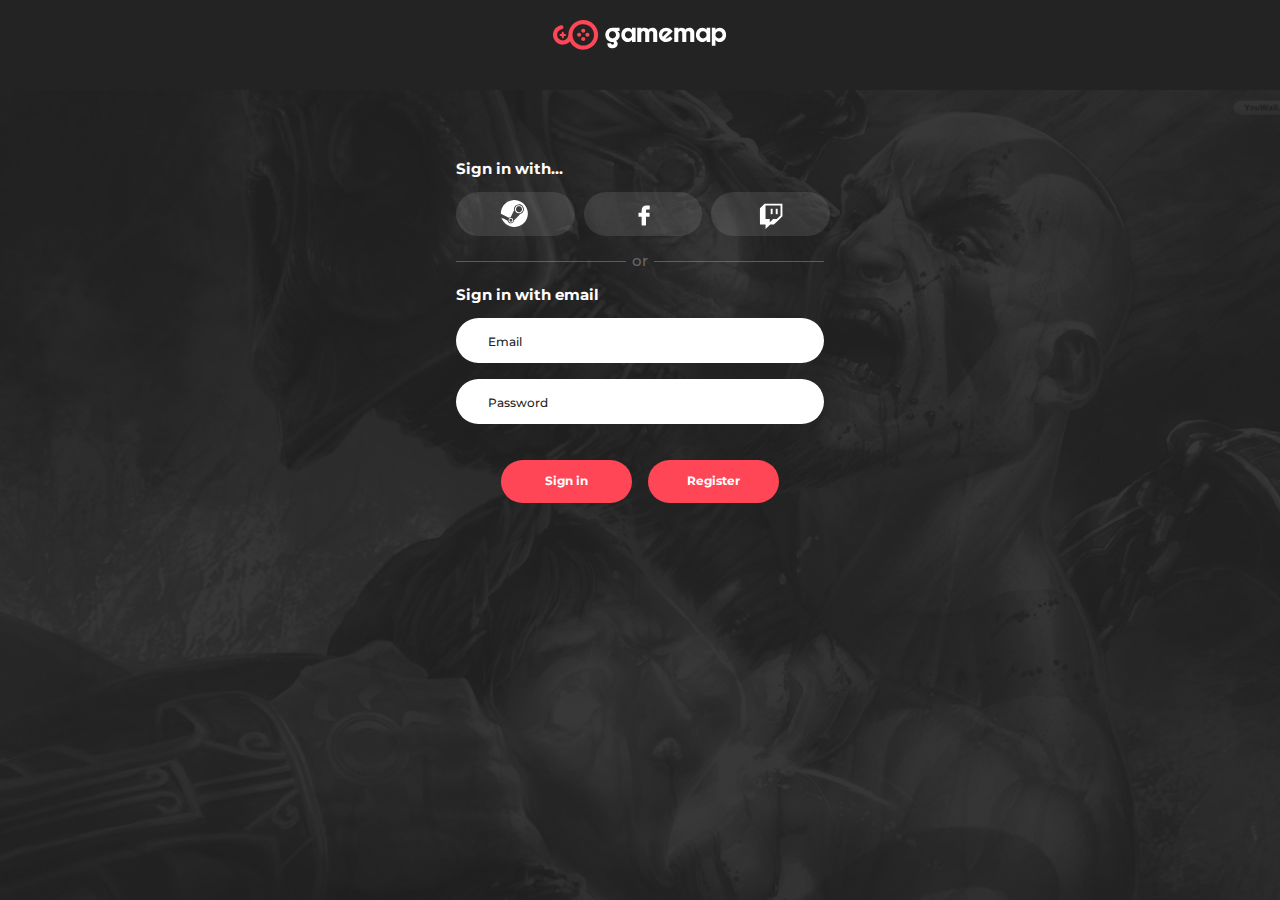
<file: login.html>
<!doctype html>
<html lang="en">

<head>
    <meta charset="utf-8">
    <title>GameMap-Login</title>
    <meta name="viewport" content="width=device-width, initial-scale=1">
    <meta http-equiv="X-UA-Compatible" content="ie-edge">
    <link rel="stylesheet" href="https://pro.fontawesome.com/releases/v5.10.0/css/all.css"
        integrity="sha384-AYmEC3Yw5cVb3ZcuHtOA93w35dYTsvhLPVnYs9eStHfGJvOvKxVfELGroGkvsg+p" crossorigin="anonymous" />
    <link rel="stylesheet" href="https://stackpath.bootstrapcdn.com/bootstrap/4.5.2/css/bootstrap.min.css">
    <link rel="stylesheet" href="https://stackpath.bootstrapcdn.com/font-awesome/4.7.0/css/font-awesome.min.css">
    <link href="https://fonts.googleapis.com/css2?family=Montserrat:wght@300;400;500;600;700&display=swap"
        rel="stylesheet">

    <link rel="stylesheet" href="styles.css">


</head>

<body class="login">
    <div id="login-header">
        <div class="container">
            <div class="logo3">
                <a href="index.html">
                    <img src="images/Group 35.svg">
                </a>
            </div>
        </div> 
    </div>
    <div id="login-content">
        <div class="content">
            <div class="container">
                <div class="row d-flex justify-content-center">
                    <div class="">
                        <h6>Sign in with...</h6>
                        <div class="row ml-0">
                            <a class="box" href=""><img class="register-icon1" src="images/image 43 (Traced).svg"> </a>
                            <a class="box" href=""><img class="register-icon2" src="images/Vector fb.svg"></a>
                            <a class="box" href=""><img class="register-icon3" src="images/image 44 (Traced).svg"></a>
                        </div>
                        <div class="row">
                            <hr class="line7">
                            </hr>
                            <p>or</p>
                            <hr class="line7">
                            </hr>
                        </div>
                        <h6>Sign in with email</h6>
                        <form>
                            <div class="form-group">
                                <input class="form-control" type="email" id="email" name="email" placeholder="Email">
                                <label for="email" class="form-label">Email</label>
                            </div>
                            <div class="form-group">
                                <input class="form-control" type="password" id="password" name="password"
                                    placeholder="Password">
                                <label for="password" class="form-label">Password</label>
                            </div>

                            <div class="row d-flex justify-content-center">
                                <a href="index.html" id="signInBtn" type="button" class="sign-in-btn btn btn-link">Sign
                                    in</a>
                                <a href="register.html" type="button" class="register-btn btn btn-link">Register</a>
                            </div>
                        </form>
                    </div>
                </div>
            </div>
        </div>
    </div>

    
      
    
</body>

</html>
</file>
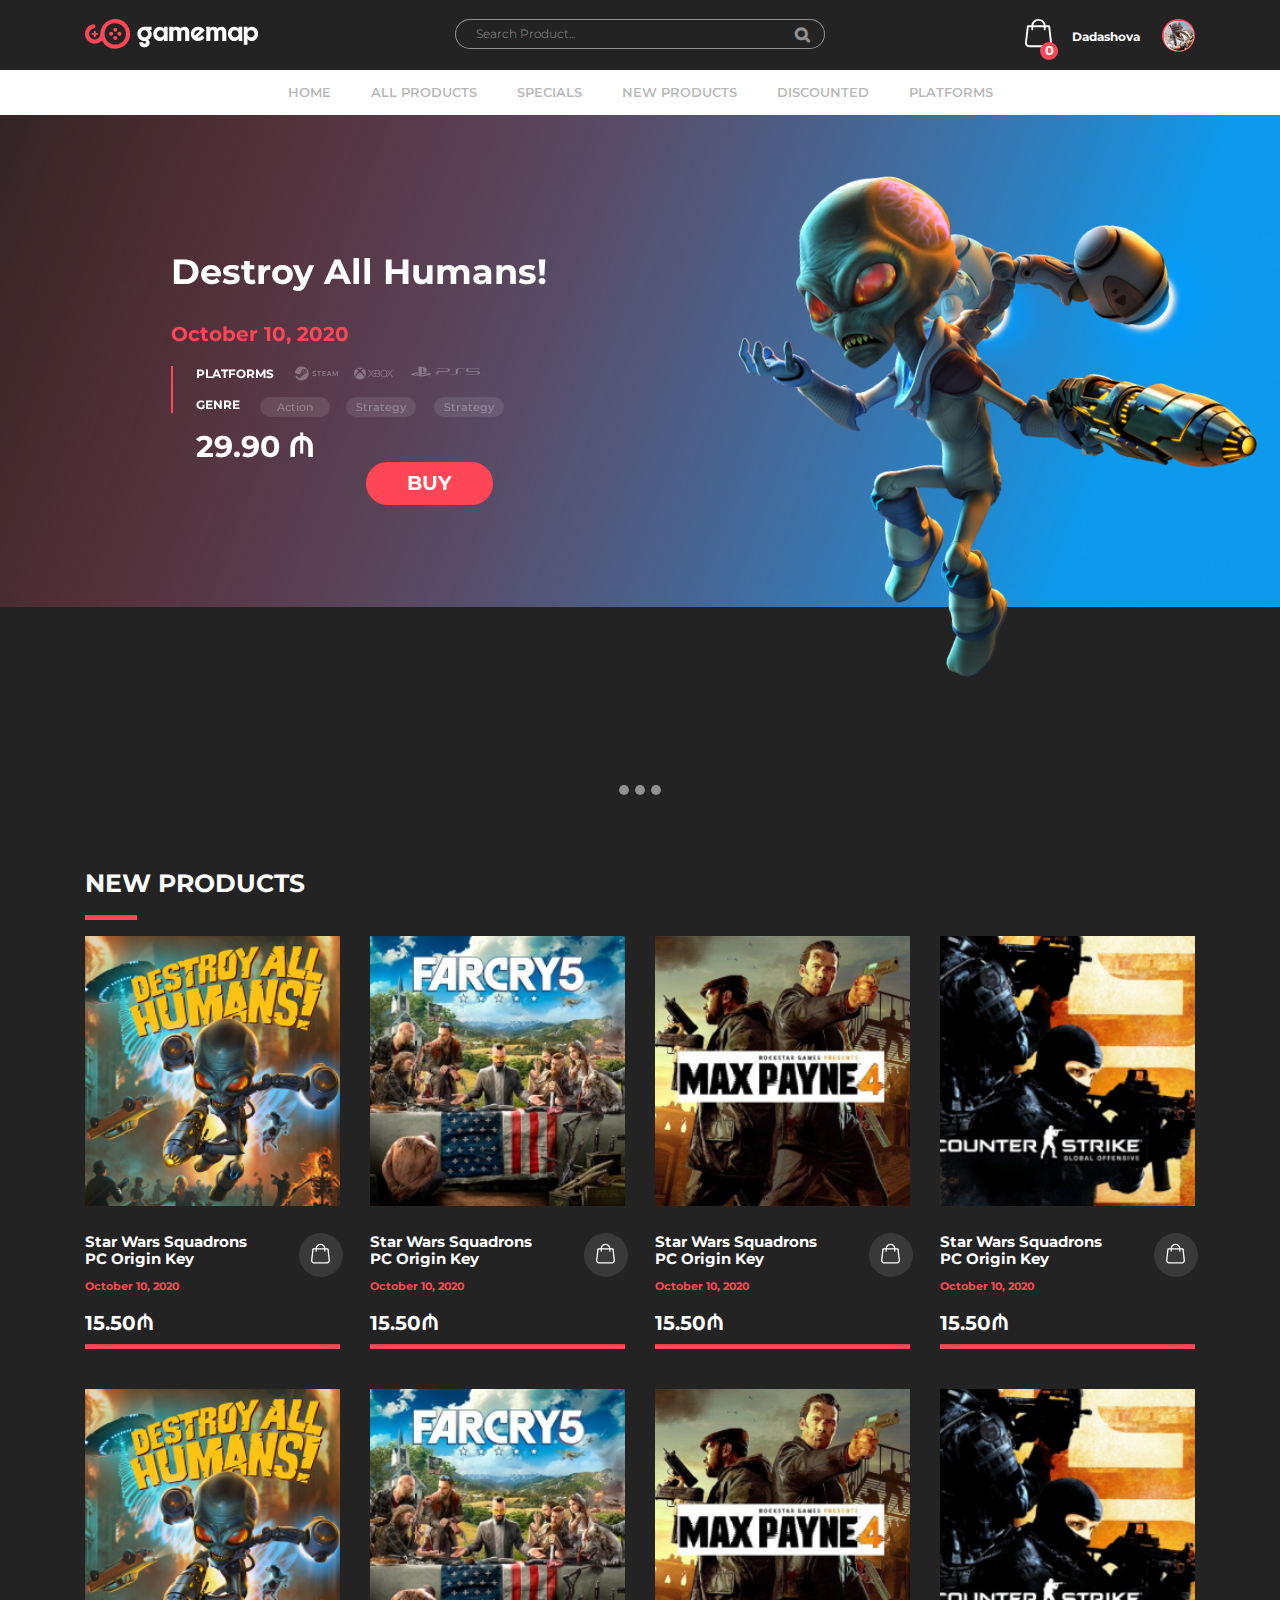
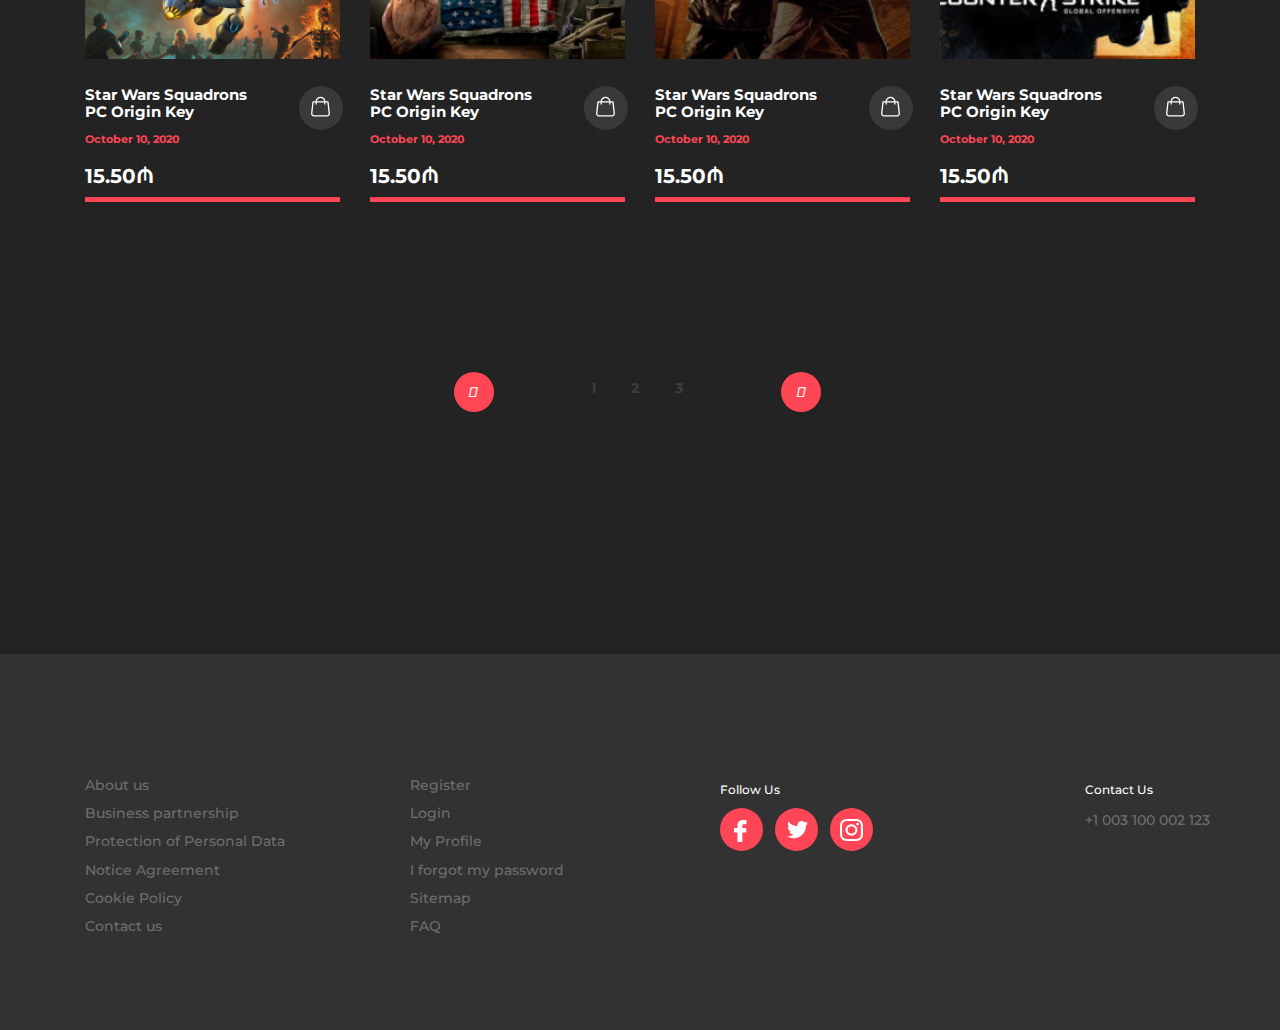
<file: newProducts.html>
<!doctype html>
<html lang="en">

<head>
    <meta charset="utf-8">
    <title>GameMap</title>
    <meta name="viewport" content="width=device-width, initial-scale=1">
    <meta http-equiv="X-UA-Compatible" content="ie-edge">
    <link rel="stylesheet" href="styles.css">
    <link rel="stylesheet" href="https://pro.fontawesome.com/releases/v5.10.0/css/all.css"
        integrity="sha384-AYmEC3Yw5cVb3ZcuHtOA93w35dYTsvhLPVnYs9eStHfGJvOvKxVfELGroGkvsg+p" crossorigin="anonymous" />
    <link rel="stylesheet" href="https://stackpath.bootstrapcdn.com/bootstrap/4.5.2/css/bootstrap.min.css">
    <link rel="stylesheet" href="https://stackpath.bootstrapcdn.com/font-awesome/4.7.0/css/font-awesome.min.css">
    <link href="https://fonts.googleapis.com/css2?family=Montserrat:wght@300;400;500;600;700&display=swap"
        rel="stylesheet">
    <script src="https://code.jquery.com/jquery-3.2.1.slim.min.js"
        integrity="sha384-KJ3o2DKtIkvYIK3UENzmM7KCkRr/rE9/Qpg6aAZGJwFDMVNA/GpGFF93hXpG5KkN"
        crossorigin="anonymous"></script>
    <script src="https://code.jquery.com/jquery-3.3.1.min.js"
        integrity="sha384-tsQFqpEReu7ZLhBV2VZlAu7zcOV+rXbYlF2cqB8txI/8aZajjp4Bqd+V6D5IgvKT" crossorigin="anonymous">
        </script>
    <script src="https://maxcdn.bootstrapcdn.com/bootstrap/4.0.0/js/bootstrap.min.js"
        integrity="sha384-JZR6Spejh4U02d8jOt6vLEHfe/JQGiRRSQQxSfFWpi1MquVdAyjUar5+76PVCmYl"
        crossorigin="anonymous"></script>
</head>

<body class="index">
    <div id="header">
        <div class="container">

            <div class="row d-flex">
                <div class="logo col-3">
                    <a href="index.html">
                        <img src="images/Group 35.svg">
                    </a>
                </div>
                <div class="search-box col-6 text-center">
                    <input class="search" id="search" type="text" placeholder="Search Product..." aria-label="Search">
                </div>
                <!--        <div class="start-buttons col-3 justify-content-end">
                    <a href="login.html" id="sign-in" type="button" class=" btn btn-link">Sign in</a>
                    <a href="register.html" id="register" type="button" class="btn btn-link">Register</a>
                </div> -->
                <div class="user col-3 ">
                    <div class="basket">
                        <a href=""> <img class="basket" src="images/Vector3.svg" alt="">
                            <div class="circle"></div>

                            <div class="number">0</div>
                        </a>
                    </div>
                    <p class="username"><a href="">Dadashova</a></p>
                    <a href="">
                        <div class="user-photo-bg"></div>
                        <img class="user-photo" src="images/Ellipse 2.jpg" alt="">
                    </a>
                </div>
            </div>
        </div>
    </div>
    <div id="navbar">
        <div class="container">
            <div class="">
                <div class="logo2"><a href=""></a></div>
                <ul id="menu">
                    <li><a href="index.html">HOME</a></li>
                    <li><a href="allProducts.html">ALL PRODUCTS</a></li>
                    <li><a href="specials.html">SPECIALS</a></li>
                    <li><a href="newProducts.html">NEW PRODUCTS</a></li>
                    <li><a href="#">DISCOUNTED</a></li>
                    <li><a href="#">PLATFORMS</a></li>
                </ul>
            </div>
        </div>
    </div>
    <!--New Products-->
    <div id="newProducts">
        <div id="carousel">
            <div class="container-fluid px-0">
                <div id="secondCarousel" class="carousel slide" data-ride="carousel">
                    <ol class="carousel-indicators">
                        <li class="carousel-indicator" data-target="#secondCarousel" data-slide-to="0" class="active">
                        </li>
                        <li class="carousel-indicator" data-target="#secondCarousel" data-slide-to="1"></li>
                        <li class="carousel-indicator" data-target="#secondCarousel" data-slide-to="2"></li>
                    </ol>
                    <div class="carousel-inner">
                        <div class="carousel-item active">
                            <img class="d-block w-100 img-responsive image3" src="images/Rectangle 109.png"
                                alt="First slide">
                            <img src="images/image 50.png" class="img-responsive image4">
                            <div class="carousel-caption d-block">
                                <div class="container pl-0">
                                    <div class="row">
                                        <h2 class="">Destroy All Humans!
                                        </h2>
                                    </div>
                                    <div class="row">
                                        <h5 class="date">October 10, 2020</h5>
                                    </div>
                                    <div class="vertical row">
                                    </div>
                                    <div class="row">
                                        <p>PLATFORMS</p>
                                        <img class="icon1" src="images/image 18 (Traced).svg">
                                        <img class="icon2" src="images/image 19 (Traced).svg">
                                        <img class="icon3" src="images/image 42 (Traced).svg">
                                    </div>
                                    <div class="row genre">
                                        <p>GENRE</p>
                                        <div class="genre-menu1">Action </div>
                                        <div class="genre-menu2">Strategy</div>
                                        <div class="genre-menu3">Strategy</div>
                                    </div>
                                    <div class="row">
                                        <h3>29.90 &#x20bc;</h3>
                                        <button class="buy btn-link">BUY</button>
                                    </div>
                                </div>
                            </div>
                        </div>
                        <div class="carousel-item">
                            <img class="d-block w-100 img-responsive image3" src="images/Rectangle 110.png"
                                alt="Second slide">
                            <img src="images/PUBG-Character-PNG-Transparent-Picture 1.png"
                                class="img-responsive image5">
                            <div class="carousel-caption d-block">
                                <div class="container pl-0">
                                    <div class="row">
                                        <h2 class="">Destroy All Humans!
                                        </h2>
                                    </div>
                                    <div class="row">
                                        <h5 class="date">October 10, 2020</h5>
                                    </div>
                                    <div class="vertical row">
                                    </div>
                                    <div class="row">
                                        <p>PLATFORMS</p>
                                        <img class="icon1" src="images/image 18 (Traced).svg">
                                        <img class="icon2" src="images/image 19 (Traced).svg">
                                        <img class="icon3" src="images/image 42 (Traced).svg">
                                    </div>
                                    <div class="row genre">
                                        <p>GENRE</p>
                                        <div class="genre-menu1">Action </div>
                                        <div class="genre-menu2">Strategy</div>
                                        <div class="genre-menu3">Strategy</div>
                                    </div>
                                    <div class="row">
                                        <h3>29.90 &#x20bc;</h3>
                                        <button class="buy btn-link">BUY</button>
                                    </div>
                                </div>
                            </div>
                        </div>

                        <div class="carousel-item">
                            <img class="d-block w-100 img-responsive image3" src="images/Rectangle 122.png"
                                alt="Third slide">
                            <img src="images/dd94nor-bc6621a5-69b7-49b8-af0f-12b1cb1879be 1.png"
                                class="img-responsive image6">
                            <div class="carousel-caption d-block">
                                <div class="container pl-0">
                                    <div class="row">
                                        <h2 class="">Destroy All Humans!
                                        </h2>
                                    </div>
                                    <div class="row">
                                        <h5 class="date">October 10, 2020</h5>
                                    </div>
                                    <div class="vertical row">
                                    </div>
                                    <div class="row">
                                        <p>PLATFORMS</p>
                                        <img class="icon1" src="images/image 18 (Traced).svg">
                                        <img class="icon2" src="images/image 19 (Traced).svg">
                                        <img class="icon3" src="images/image 42 (Traced).svg">
                                    </div>
                                    <div class="row genre">
                                        <p>GENRE</p>
                                        <div class="genre-menu1">Action </div>
                                        <div class="genre-menu2">Strategy</div>
                                        <div class="genre-menu3">Strategy</div>
                                    </div>
                                    <div class="row">
                                        <h3>29.90 &#x20bc;</h3>
                                        <button class="buy btn-link">BUY</button>
                                    </div>
                                </div>
                            </div>
                        </div>
                    </div>
                </div>
            </div>
        </div>
        <div id="new">
            <div class="container">
                <h3>NEW PRODUCTS</h3>
                <hr class="line3 ml-0">
                <div class="row">




                    <div class="col-md-3">
                        <div class="game">
                            <a href="">
                                <img class="new-game-image" src="images/Rectangle 85.png">
                            </a>
                            <div class="row">
                                <div class="col-9">
                                    <p class="game-name"><a href=""> Star Wars Squadrons PC Origin Key
                                        </a>
                                    </p>
                                </div>
                                <div class="col-3 justify-content-end">
                                    <button class="btn btn-primary"><img class="vector"
                                            src="images/Vector.svg"></button>
                                </div>
                            </div>
                            <div class="">
                                <p class="date">October 10, 2020</p>
                            </div>

                            <div class="price-new">
                                <p>15.50&#x20bc;</p>
                            </div>
                        </div>
                        <hr class="line2">
                    </div>
                    <div class="col-md-3">
                        <div class="game">
                            <a href="">
                                <img class="new-game-image" src="images/Rectangle 86.png">
                            </a>
                            <div class="row">
                                <div class="col-9">
                                    <p class="game-name"><a href=""> Star Wars Squadrons PC Origin Key
                                        </a>
                                    </p>
                                </div>
                                <div class="col-3 justify-content-end">
                                    <button class="btn btn-primary"><img class="vector"
                                            src="images/Vector.svg"></button>
                                </div>
                            </div>
                            <div class="">
                                <p class="date">October 10, 2020</p>
                            </div>

                            <div class="price-new">
                                <p>15.50&#x20bc;</p>
                            </div>
                        </div>
                        <hr class="line2">
                    </div>
                    <div class="col-md-3">
                        <div class="game">
                            <a href="">
                                <img class="new-game-image" src="images/Rectangle 87.png">
                            </a>
                            <div class="row">
                                <div class="col-9">
                                    <p class="game-name"><a href="">
                                            Star Wars Squadrons PC Origin Key
                                        </a>
                                    </p>
                                </div>
                                <div class="col-3 justify-content-end">
                                    <button class="btn btn-primary"><img class="vector"
                                            src="images/Vector.svg"></button>
                                </div>
                            </div>
                            <div class="">
                                <p class="date">October 10, 2020</p>
                            </div>

                            <div class="price-new">
                                <p>15.50&#x20bc;</p>
                            </div>
                        </div>
                        <hr class="line2">
                    </div>
                    <div class="col-md-3">
                        <div class="game">
                            <a href="">
                                <img class="new-game-image" src="images/Rectangle 88.png">
                            </a>
                            <div class="row">
                                <div class="col-9">
                                    <p class="game-name"><a href=""> Star Wars Squadrons PC Origin Key
                                    </p>
                                    </a>
                                </div>
                                <div class="col-3 justify-content-end">
                                    <button class="btn btn-primary"><img class="vector"
                                            src="images/Vector.svg"></button>
                                </div>
                            </div>
                            <div class="">
                                <p class="date">October 10, 2020</p>
                            </div>

                            <div class="price-new">
                                <p>15.50&#x20bc;</p>
                            </div>
                        </div>
                        <hr class="line2">
                    </div>
                    <div class="col-md-3">
                        <div class="game">
                            <a href="">
                                <img class="new-game-image" src="images/Rectangle 85.png">
                            </a>
                            <div class="row">
                                <div class="col-9">
                                    <p class="game-name"><a href=""> Star Wars Squadrons PC Origin Key
                                        </a>
                                    </p>
                                </div>
                                <div class="col-3 justify-content-end">
                                    <button class="btn btn-primary"><img class="vector"
                                            src="images/Vector.svg"></button>
                                </div>
                            </div>
                            <div class="">
                                <p class="date">October 10, 2020</p>
                            </div>

                            <div class="price-new">
                                <p>15.50&#x20bc;</p>
                            </div>
                        </div>
                        <hr class="line2">
                    </div>
                    <div class="col-md-3">
                        <div class="game">
                            <a href="">
                                <img class="new-game-image" src="images/Rectangle 86.png">
                            </a>
                            <div class="row">
                                <div class="col-9">
                                    <p class="game-name"><a href=""> Star Wars Squadrons PC Origin Key
                                        </a>
                                    </p>
                                </div>
                                <div class="col-3 justify-content-end">
                                    <button class="btn btn-primary"><img class="vector"
                                            src="images/Vector.svg"></button>
                                </div>
                            </div>
                            <div class="">
                                <p class="date">October 10, 2020</p>
                            </div>

                            <div class="price-new">
                                <p>15.50&#x20bc;</p>
                            </div>
                        </div>
                        <hr class="line2">
                    </div>
                    <div class="col-md-3">
                        <div class="game">
                            <a href="">
                                <img class="new-game-image" src="images/Rectangle 87.png">
                            </a>
                            <div class="row">
                                <div class="col-9">
                                    <p class="game-name"><a href="">
                                            Star Wars Squadrons PC Origin Key
                                        </a>
                                    </p>
                                </div>
                                <div class="col-3 justify-content-end">
                                    <button class="btn btn-primary"><img class="vector"
                                            src="images/Vector.svg"></button>
                                </div>
                            </div>
                            <div class="">
                                <p class="date">October 10, 2020</p>
                            </div>

                            <div class="price-new">
                                <p>15.50&#x20bc;</p>
                            </div>
                        </div>
                        <hr class="line2">
                    </div>
                    <div class="col-md-3">
                        <div class="game">
                            <a href="">
                                <img class="new-game-image" src="images/Rectangle 88.png">
                            </a>
                            <div class="row">
                                <div class="col-9">
                                    <p class="game-name"><a href=""> Star Wars Squadrons PC Origin Key
                                    </p>
                                    </a>
                                </div>
                                <div class="col-3 justify-content-end">
                                    <button class="btn btn-primary"><img class="vector"
                                            src="images/Vector.svg"></button>
                                </div>
                            </div>
                            <div class="">
                                <p class="date">October 10, 2020</p>
                            </div>

                            <div class="price-new">
                                <p>15.50&#x20bc;</p>
                            </div>
                        </div>
                        <hr class="line2">
                    </div>

                </div>
                <nav class="d-flex justify-content-center" aria-label="Page navigation example">
                    <ul class="pagination">
                        <li class="page-item">
                            <a class="page-link" href="#" aria-label="Previous">
                                <span aria-hidden="true"><i class="fas fa-arrow-left"></i></span>
                                <span class="sr-only">Previous</span>
                            </a>
                        </li>
                        <li class="page-item"><a class="active page-link" href="#">1</a></li>
                        <li class="page-item"><a class="page-link" href="#">2</a></li>
                        <li class="page-item"><a class="page-link" href="#">3</a></li>
                        <li class="page-item">
                            <a class="page-link" href="#" aria-label="Next">
                                <span aria-hidden="true"><i class="fas fa-arrow-right"></i></span>
                                <span class="sr-only">Next</span>
                            </a>
                        </li>
                    </ul>
                </nav>
            </div>
        </div>
    </div>
    <!--Footer-->
    <div id="footer">
        <div class="container">
            <div class="footer-inner">
                <div class="row">
                    <div class="col-md-3">
                        <div class="footer-text1">
                            <p><a href="">About us </a></p>
                            <p><a href="product.html">Business partnership</a></p>
                            <p><a href="product2.html">Protection of Personal Data</a></p>
                            <p><a href="">Notice Agreement</a></p>
                            <p><a href="test.html">Cookie Policy</a></p>
                            <p><a href="contactUs.html">Contact us</a></p>
                        </div>
                    </div>
                    <div class="col-md-3">
                        <div class="footer-text2">
                            <p><a href="register.html">Register</a></p>
                            <p><a href="login.html">Login</a></p>
                            <p><a href="accountSettings.html">My Profile</a></p>
                            <p><a href="">I forgot my password</a></p>
                            <p><a href="">Sitemap</a></p>
                            <p><a href="faq.html">FAQ</a></p>
                        </div>
                    </div>
                    <div class="col-md-5 offset-md-1">
                        <div class="row d-flex justify-content-between">
                            <div id="social-icons">
                                <div class="row">
                                    <h6> Follow Us</h6>
                                </div>

                                <div class="row">
                                    <a href="" class="social-icon"><img class="icon-image1" src="images/Vector 2.svg"
                                            alt=""></i>
                                    </a>
                                    <a href="" class="social-icon"><img class="icon-image2" src="images/Vector 3.svg"
                                            alt="">
                                    </a>
                                    <a href="" class="social-icon"><img class="icon-image3" src="images/vector4.svg"
                                            alt=""></a>
                                </div>
                            </div>
                            <div class="contact">
                                <h6>Contact Us</h6>
                                <p><a class="phoneNumber" href=""> +1 003 100 002 123</a></p>
                            </div>

                        </div>
                    </div>

                </div>
            </div>
        </div>
    </div>







</body>

</html>
</file>
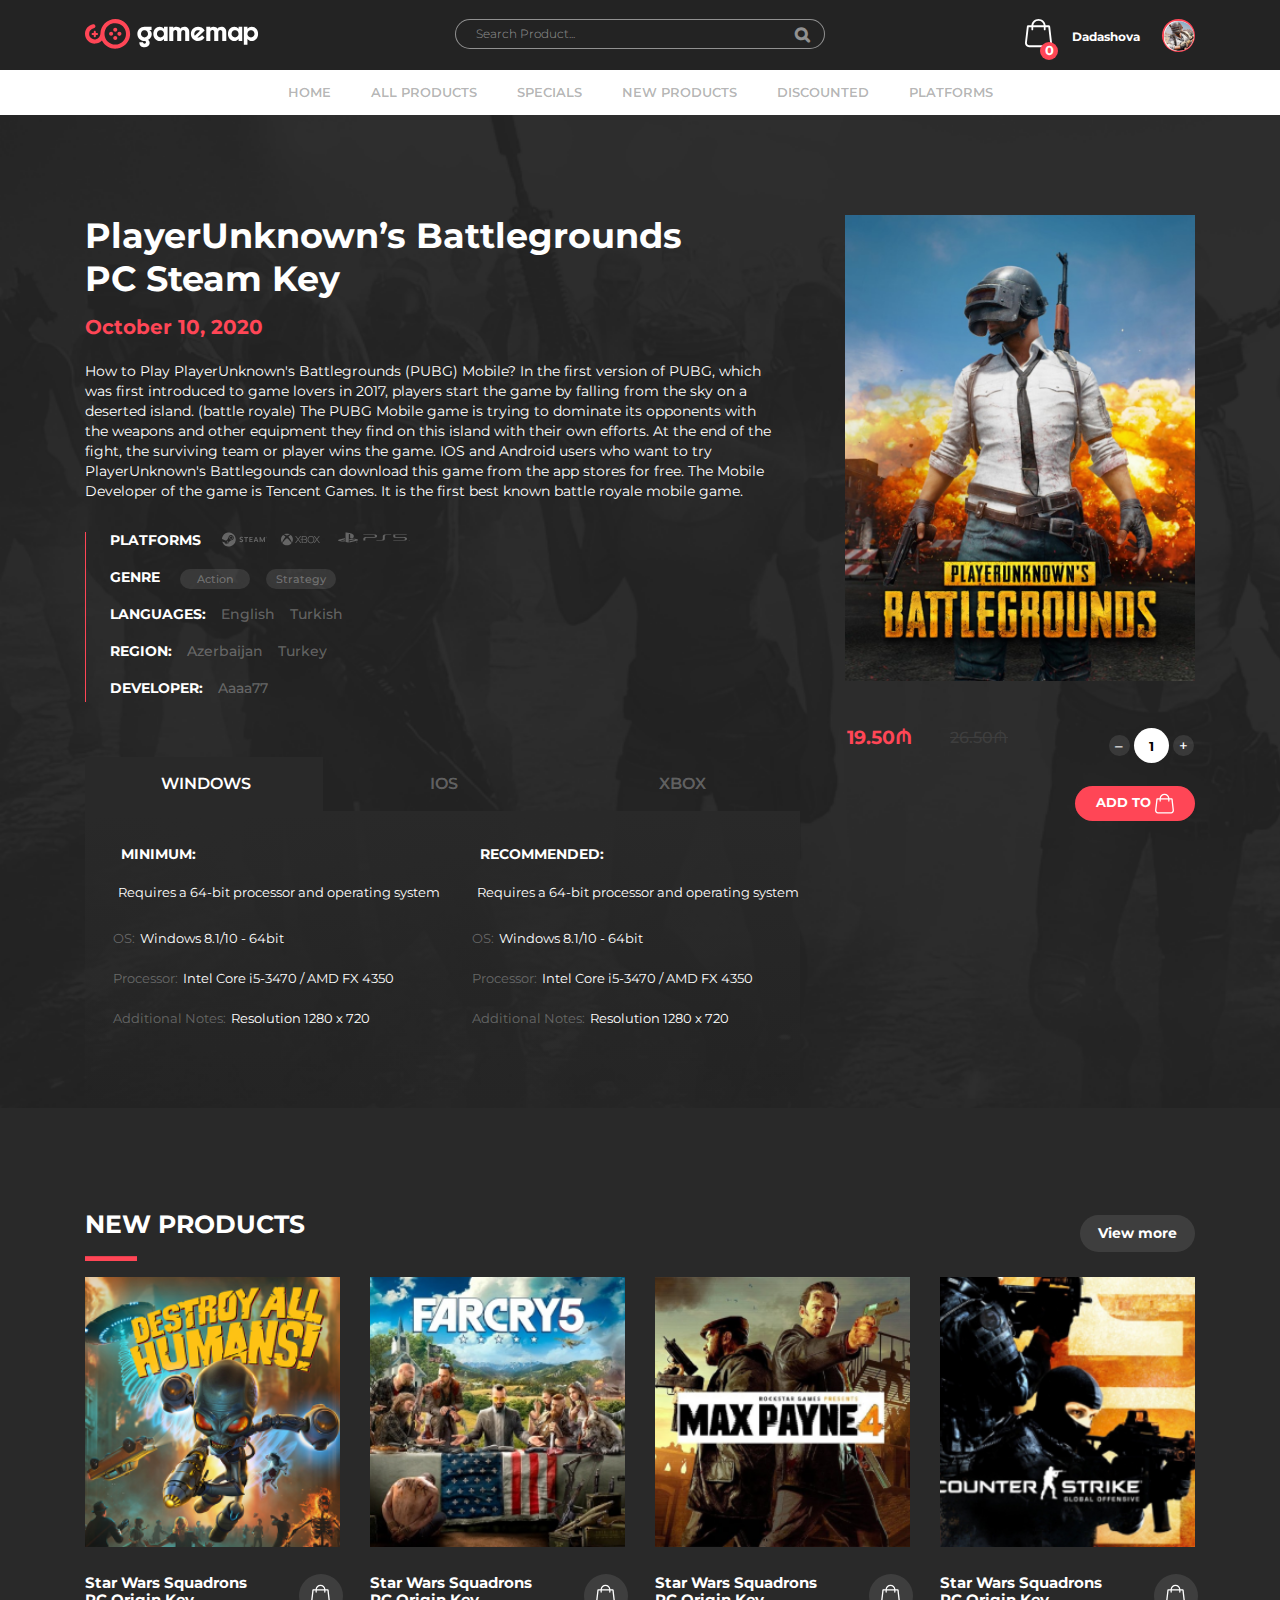
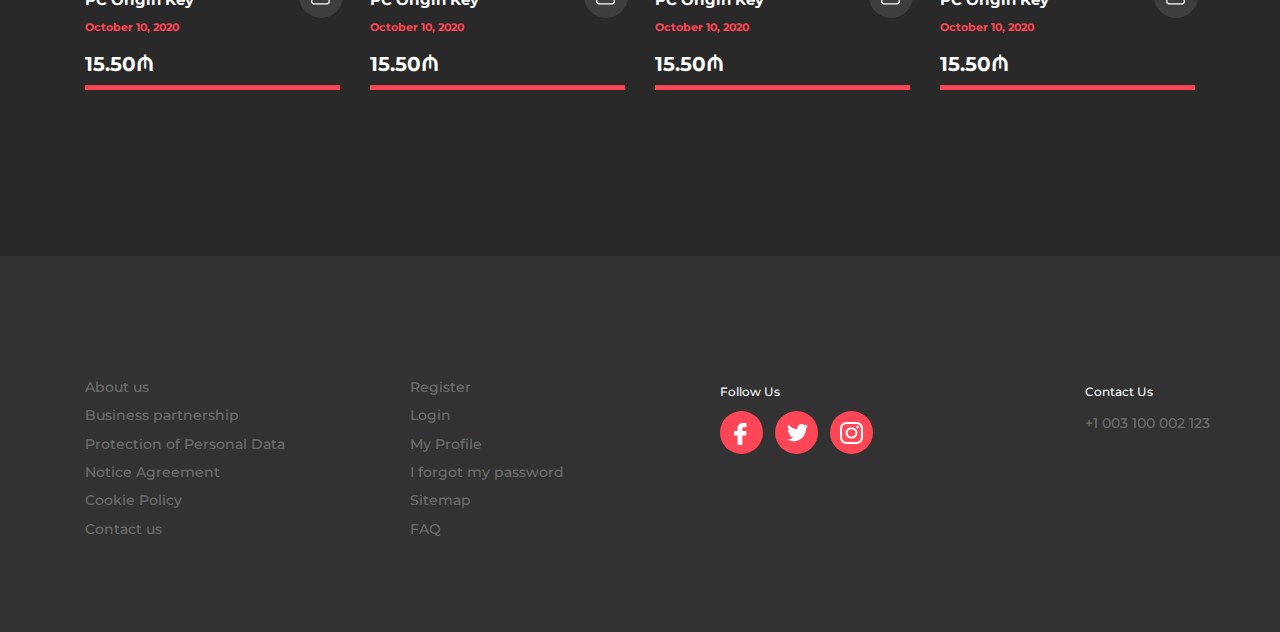
<file: product.html>
<!doctype html>
<html lang="en">

<head>
    <meta charset="utf-8">
    <title>GameMap</title>
    <meta name="viewport" content="width=device-width, initial-scale=1">
    <meta http-equiv="X-UA-Compatible" content="ie-edge">
    <link rel="stylesheet" href="styles.css">
    <link rel="stylesheet" href="https://pro.fontawesome.com/releases/v5.10.0/css/all.css"
        integrity="sha384-AYmEC3Yw5cVb3ZcuHtOA93w35dYTsvhLPVnYs9eStHfGJvOvKxVfELGroGkvsg+p" crossorigin="anonymous" />
    <link rel="stylesheet" href="https://stackpath.bootstrapcdn.com/bootstrap/4.5.2/css/bootstrap.min.css">
    <link rel="stylesheet" href="https://stackpath.bootstrapcdn.com/font-awesome/4.7.0/css/font-awesome.min.css">
    <link href="https://fonts.googleapis.com/css2?family=Montserrat:wght@300;400;500;600;700&display=swap"
        rel="stylesheet">
    <script src="https://code.jquery.com/jquery-3.2.1.slim.min.js"
        integrity="sha384-KJ3o2DKtIkvYIK3UENzmM7KCkRr/rE9/Qpg6aAZGJwFDMVNA/GpGFF93hXpG5KkN"
        crossorigin="anonymous"></script>
    <script src="https://code.jquery.com/jquery-3.3.1.min.js"
        integrity="sha384-tsQFqpEReu7ZLhBV2VZlAu7zcOV+rXbYlF2cqB8txI/8aZajjp4Bqd+V6D5IgvKT" crossorigin="anonymous">
        </script>
    <script src="https://maxcdn.bootstrapcdn.com/bootstrap/4.0.0/js/bootstrap.min.js"
        integrity="sha384-JZR6Spejh4U02d8jOt6vLEHfe/JQGiRRSQQxSfFWpi1MquVdAyjUar5+76PVCmYl"
        crossorigin="anonymous"></script>

</head>

<body class="">
    <div id="header">
        <div class="container">

            <div class="row d-flex">
                <div class="logo col-3">
                    <a href="index.html">
                        <img src="images/Group 35.svg">
                    </a>
                </div>
                <div class="search-box col-6 text-center">
                    <input class="search" id="search" type="text" placeholder="Search Product..." aria-label="Search">
                </div>
                <!--        <div class="start-buttons col-3 justify-content-end">
                    <a href="login.html" id="sign-in" type="button" class=" btn btn-link">Sign in</a>
                    <a href="register.html" id="register" type="button" class="btn btn-link">Register</a>
                </div> -->
                <div class="user col-3 ">
                    <div class="basket">
                        <a href=""> <img class="basket" src="images/Vector3.svg" alt="">
                            <div class="circle"></div>

                            <div class="number">0</div>
                        </a>
                    </div>
                    <p class="username"><a href="">Dadashova</a></p>
                    <a href="">
                        <div class="user-photo-bg"></div>
                        <img class="user-photo" src="images/Ellipse 2.jpg" alt="">
                    </a>
                </div>
            </div>
        </div>
    </div>
    <div id="navbar">
        <div class="container">
            <div class="">
                <div class="logo2"><a href=""></a></div>
                <ul id="menu">
                    <li><a href="index.html">HOME</a></li>
                    <li><a href="allProducts.html">ALL PRODUCTS</a></li>
                    <li><a href="specials.html">SPECIALS</a></li>
                    <li><a href="newProducts.html">NEW PRODUCTS</a></li>
                    <li><a href="#">DISCOUNTED</a></li>
                    <li><a href="#">PLATFORMS</a></li>
                </ul>
            </div>
        </div>
    </div>
    <div id="productPage">
        <div class="container">
            <div class="row">
                <div class="col-md-8">
                    <h1>PlayerUnknown’s Battlegrounds
                        PC Steam Key

                    </h1>
                    <div class="date1">October 10, 2020</div>
                    <p class="text3">How to Play PlayerUnknown's Battlegrounds (PUBG) Mobile? In the first version of
                        PUBG, which was first introduced to game lovers in 2017, players start the game by falling from
                        the sky on a deserted island. (battle royale) The PUBG Mobile game is trying to dominate its
                        opponents with the weapons and other equipment they find on this island with their own efforts.
                        At the end of the fight, the surviving team or player wins the game. IOS and Android users who
                        want to try PlayerUnknown's Battlegounds can download this game from the app stores for free.
                        The Mobile Developer of the game is Tencent Games. It is the first best known battle royale
                        mobile game.</p>
                    <div class="vertical-line3"></div>
                    <div class="row">
                        <h5>PLATFORMS</h5>
                        <img class="icon1" src="images/image 18 (Traced).svg">
                        <img class="icon2" src="images/image 19 (Traced).svg">
                        <img class="icon3" src="images/image 42 (Traced).svg">
                    </div>
                    <div class="row genre">
                        <h5>GENRE</h5>
                        <div class="genre-menu1">Action </div>
                        <div class="genre-menu2">Strategy</div>
                    </div>
                    <div class="row">
                        <h5>
                            languages:
                        </h5>
                        <div class="country">English</div>
                        <div class="country">Turkish</div>
                    </div>
                    <div class="row">
                        <h5>
                            region:
                        </h5>
                        <div class="country">Azerbaijan</div>
                        <div class="country">Turkey</div>
                    </div>
                    <div class="row">
                        <h5>
                            Developer:
                        </h5>
                        <div class="dev-name">Aaaa77</div>
                    </div>
                    <div id="tabPanel">
                        <div id="exTab2" class="container pl-0">
                            <ul class="nav nav-tabs">
                                <li class="nav-item active">
                                    <a class="active nav-link" href="#1a" data-toggle="tab">Windows </a>
                                </li>
                                <li class="nav-item"><a class="nav-link" href="#2a" data-toggle="tab">IOS</a>
                                </li>
                                <li class="nav-item"><a class="nav-link" href="#3a" data-toggle="tab">XBOX </a>
                                </li>

                            </ul>

                            <div class="tab-content clearfix p-0">
                                <div class="windows tab-pane active" id="1a">
                                    <div class="row">
                                        <div class="col-6">
                                            <h5>MINIMUM:</h5>
                                            <p class="">Requires a 64-bit processor and operating system</p>
                                            <div class="row">
                                                <div class="speciality1">OS:</div>
                                                <div class="speciality">Windows 8.1/10 - 64bit</div>
                                            </div>
                                            <div class="row">
                                                <div class="speciality1">Processor: </div>
                                                <div class="speciality">Intel Core i5-3470 / AMD FX 4350</div>
                                            </div>
                                            <div class="row">
                                                <div class="speciality1">Additional Notes:</div>
                                                <div class="speciality"> Resolution 1280 x 720</div>
                                            </div>
                                        </div>
                                        <div class="col-6">
                                            <h5>RECOMMENDED:</h5>
                                            <p class="">Requires a 64-bit processor and operating system</p>
                                            <div class="row">
                                                <div class="speciality1">OS:</div>
                                                <div class="speciality">Windows 8.1/10 - 64bit</div>
                                            </div>
                                            <div class="row">
                                                <div class="speciality1">Processor: </div>
                                                <div class="speciality">Intel Core i5-3470 / AMD FX 4350</div>
                                            </div>
                                            <div class="row">
                                                <div class="speciality1">Additional Notes:</div>
                                                <div class="speciality"> Resolution 1280 x 720</div>
                                            </div>
                                        </div>
                                    </div>
                                </div>
                                <div class="tab-pane" id="2a">
                                    <h3>Ios</h3>
                                </div>
                                <div class="tab-pane" id="3a">
                                    <h3>xbox</h3>
                                </div>
                            </div>
                        </div>
                    </div>
                </div>
                <div class="col-md-4">
                    <div>
                        <img class="game-image4" src="images/image 55.png" alt="">
                        <div class="row">

                            <div class="col-3">

                                <div class="price">
                                    <p>19.50&#x20bc;</p>
                                </div>
                            </div>
                            <div class="col-2">
                                <div class="old-price">
                                    <s>26.50&#x20bc;</s>
                                </div>
                            </div>

                            <div class="d-flex justify-content-end col-7">
                                <span class="stepper">
                                    <button>–</button>
                                    <input type="number" id="stepper" value="1" min="1" max="10" step="1" readonly>
                                    <button>+</button>
                                </span>
                            </div>
                            <div class="d-flex justify-content-end col-12">
                                <button class="addBtn">ADD TO <img src="images/Vector.svg" alt=""></button>
                            </div>
                        </div>

                    </div>
                </div>
            </div>



        </div>
    </div>
    <div id="newProducts2">
        <div class="container">
            <div class="row">
                <div class="col-6">
                    <h3>NEW PRODUCTS</h3>
                    <hr class="line3 ml-0">
                </div>
                <div class="col-6">
                    <div class="row justify-content-end mr-0">
                        <button class="viewMore">View more</button>
                    </div>
                </div>
                <div class="col-md-3">
                    <div class="game">
                        <a href="">
                            <img class="new-game-image" src="images/Rectangle 85.png">
                            <div class="overlay"></div>
                        </a>
                        <div class="row">
                            <div class="col-9">
                                <p class="game-name"><a href=""> Star Wars Squadrons PC Origin Key
                                    </a>
                                </p>
                            </div>
                            <div class="col-3 justify-content-end">
                                <button class="btn btn-primary"><img class="vector" src="images/Vector.svg"></button>
                            </div>
                        </div>
                        <div class="">
                            <p class="date">October 10, 2020</p>
                        </div>

                        <div class="price-new">
                            <p>15.50&#x20bc;</p>
                        </div>
                    </div>
                    <hr class="line2">
                </div>
                <div class="col-md-3">
                    <div class="game">
                        <a href="">
                            <img class="new-game-image" src="images/Rectangle 86.png">
                            <div class="overlay"></div>
                        </a>
                        <div class="row">
                            <div class="col-9">
                                <p class="game-name"><a href=""> Star Wars Squadrons PC Origin Key
                                    </a>
                                </p>
                            </div>
                            <div class="col-3 justify-content-end">
                                <button class="btn btn-primary"><img class="vector" src="images/Vector.svg"></button>
                            </div>
                        </div>
                        <div class="">
                            <p class="date">October 10, 2020</p>
                        </div>

                        <div class="price-new">
                            <p>15.50&#x20bc;</p>
                        </div>
                    </div>
                    <hr class="line2">
                </div>
                <div class="col-md-3">
                    <div class="game">
                        <a href="">
                            <img class="new-game-image" src="images/Rectangle 87.png">
                            <div class="overlay"></div>
                        </a>
                        <div class="row">
                            <div class="col-9">
                                <p class="game-name"><a href="">
                                        Star Wars Squadrons PC Origin Key
                                    </a>
                                </p>
                            </div>
                            <div class="col-3 justify-content-end">
                                <button class="btn btn-primary"><img class="vector" src="images/Vector.svg"></button>
                            </div>
                        </div>
                        <div class="">
                            <p class="date">October 10, 2020</p>
                        </div>

                        <div class="price-new">
                            <p>15.50&#x20bc;</p>
                        </div>
                    </div>
                    <hr class="line2">
                </div>
                <div class="col-md-3">
                    <div class="game">
                        <a href="">
                            <img class="new-game-image" src="images/Rectangle 88.png">
                            <div class="overlay"></div>
                        </a>
                        <div class="row">
                            <div class="col-9">
                                <p class="game-name"><a href=""> Star Wars Squadrons PC Origin Key
                                </p>
                                </a>
                            </div>
                            <div class="col-3 justify-content-end">
                                <button class="btn btn-primary"><img class="vector" src="images/Vector.svg"></button>
                            </div>
                        </div>
                        <div class="">
                            <p class="date">October 10, 2020</p>
                        </div>

                        <div class="price-new">
                            <p>15.50&#x20bc;</p>
                        </div>
                    </div>
                    <hr class="line2">
                </div>
                <div class="col">
                    <div class="row">
                    </div>
                </div>
            </div>
        </div>
    </div>

    <!--Footer-->
    <div id="footer">
        <div class="container">
            <div class="footer-inner">
                <div class="row">
                    <div class="col-md-3">
                        <div class="footer-text1">
                            <p><a href="">About us </a></p>
                            <p><a href="product.html">Business partnership</a></p>
                            <p><a href="product2.html">Protection of Personal Data</a></p>
                            <p><a href="">Notice Agreement</a></p>
                            <p><a href="test.html">Cookie Policy</a></p>
                            <p><a href="contactUs.html">Contact us</a></p>
                        </div>
                    </div>
                    <div class="col-md-3">
                        <div class="footer-text2">
                            <p><a href="register.html">Register</a></p>
                            <p><a href="login.html">Login</a></p>
                            <p><a href="accountSettings.html">My Profile</a></p>
                            <p><a href="">I forgot my password</a></p>
                            <p><a href="">Sitemap</a></p>
                            <p><a href="faq.html">FAQ</a></p>
                        </div>
                    </div>
                    <div class="col-md-5 offset-md-1">
                        <div class="row d-flex justify-content-between">
                            <div id="social-icons">
                                <div class="row">
                                    <h6> Follow Us</h6>
                                </div>

                                <div class="row">
                                    <a href="" class="social-icon"><img class="icon-image1" src="images/Vector 2.svg"
                                            alt=""></i>
                                    </a>
                                    <a href="" class="social-icon"><img class="icon-image2" src="images/Vector 3.svg"
                                            alt="">
                                    </a>
                                    <a href="" class="social-icon"><img class="icon-image3" src="images/vector4.svg"
                                            alt=""></a>
                                </div>
                            </div>
                            <div class="contact">
                                <h6>Contact Us</h6>
                                <p><a class="phoneNumber" href=""> +1 003 100 002 123</a></p>
                            </div>

                        </div>
                    </div>

                </div>
            </div>
        </div>
    </div>


    <script src="js/numberSpinner.js">

    </script>


</body>

</html>
</file>
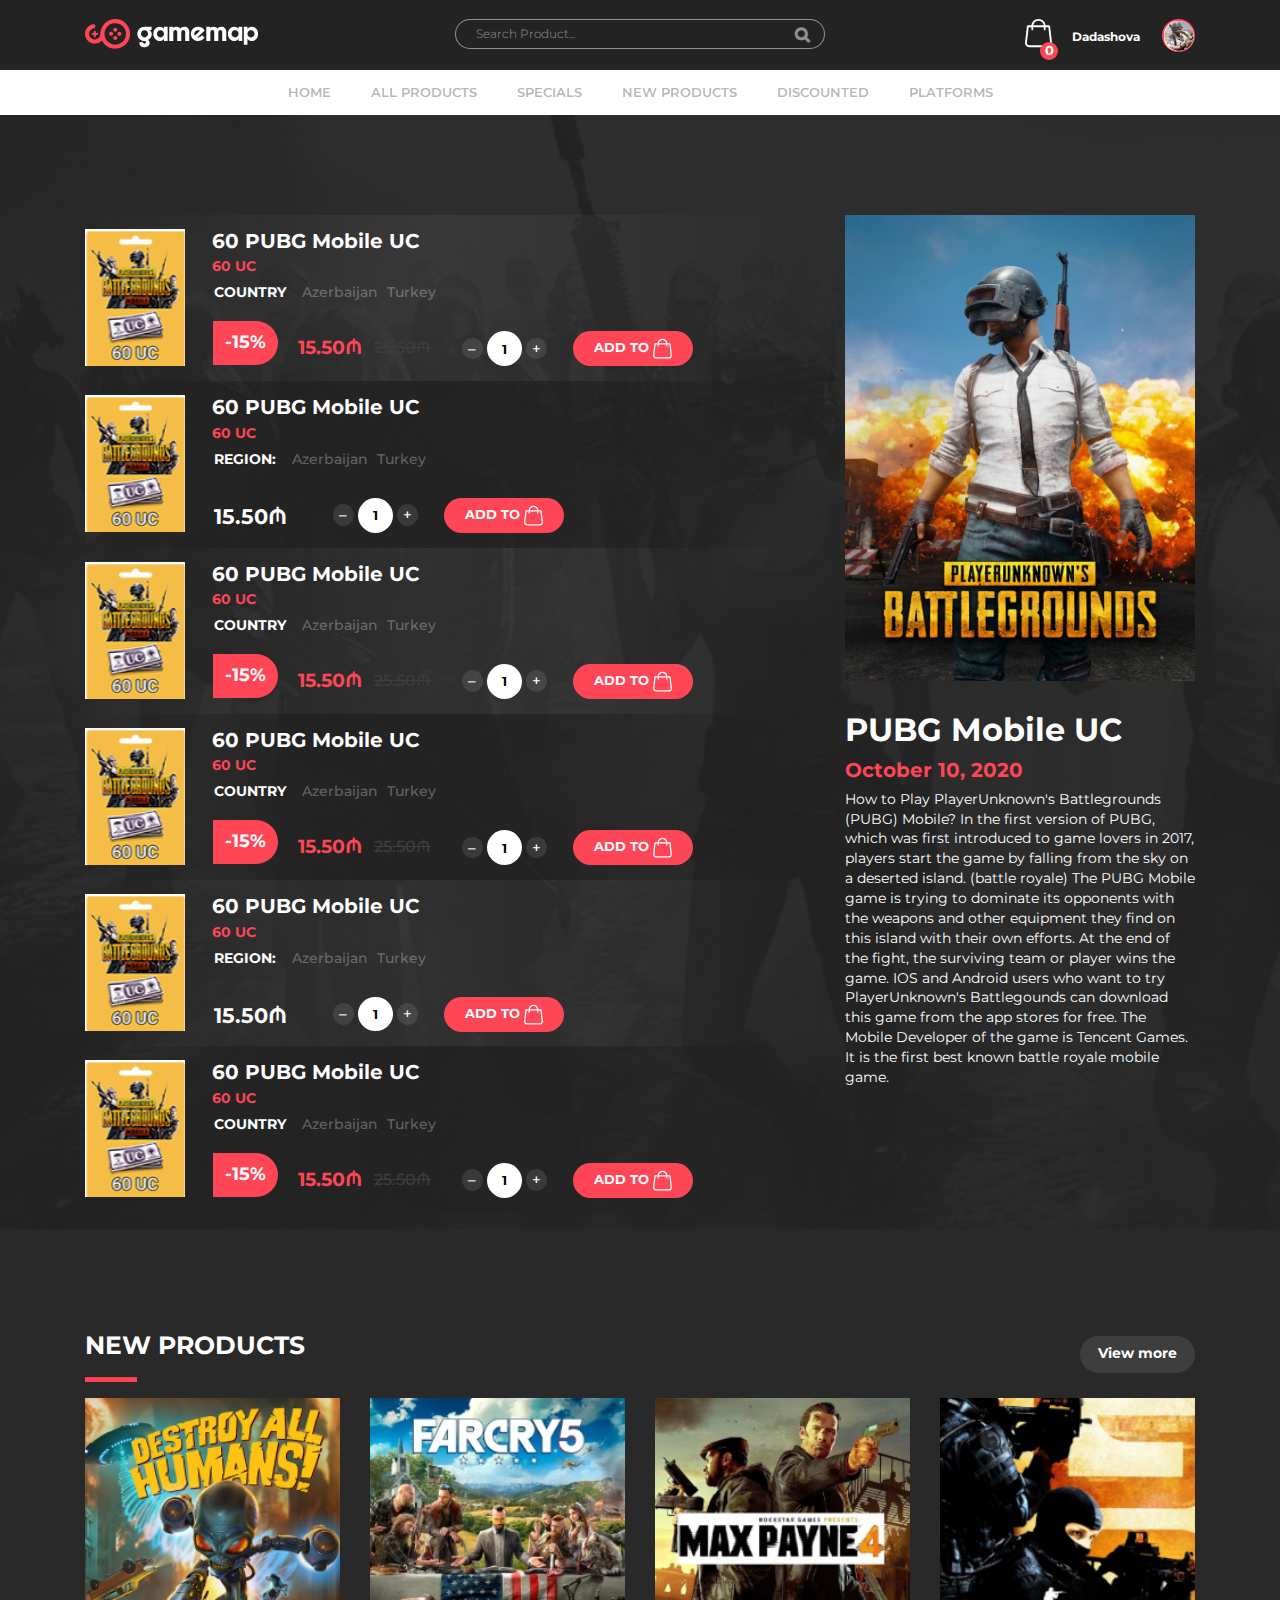
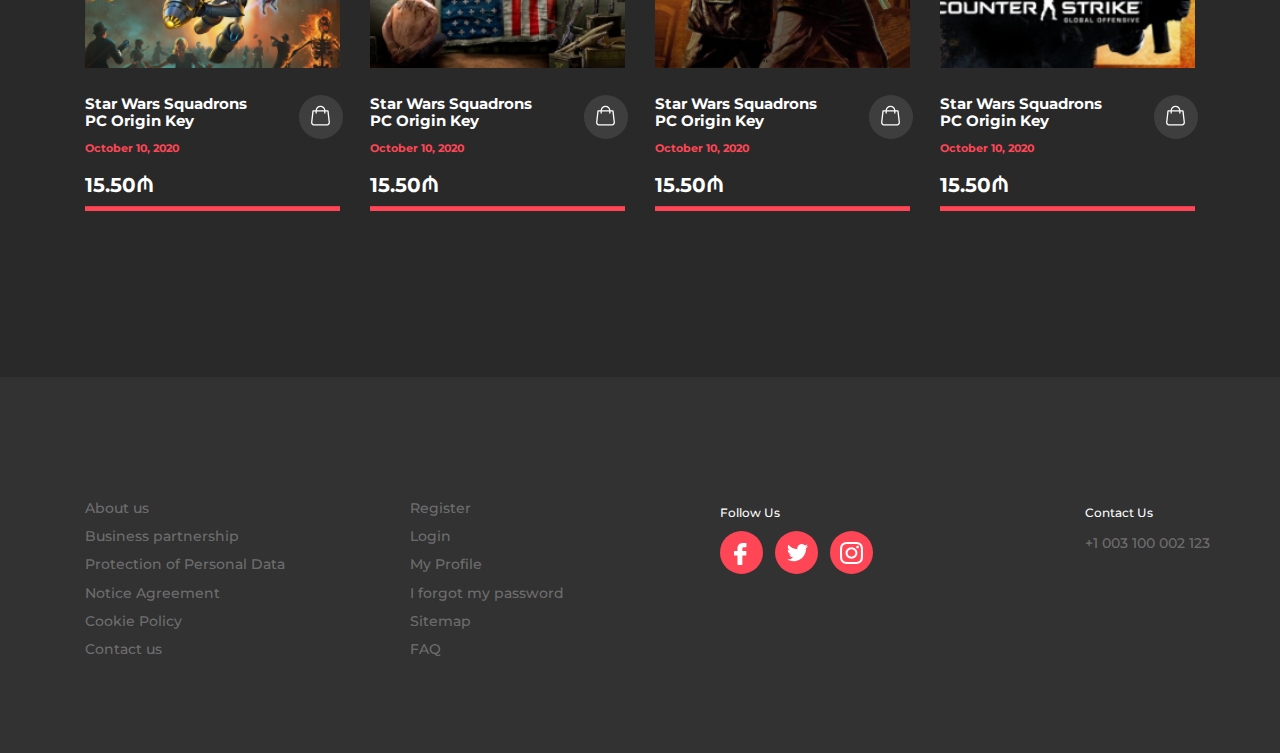
<file: product2.html>
<!doctype html>
<html lang="en">

<head>
    <meta charset="utf-8">
    <title>GameMap</title>
    <meta name="viewport" content="width=device-width, initial-scale=1">
    <meta http-equiv="X-UA-Compatible" content="ie-edge">
    <link rel="stylesheet" href="styles.css">
    <link rel="stylesheet" href="https://pro.fontawesome.com/releases/v5.10.0/css/all.css"
        integrity="sha384-AYmEC3Yw5cVb3ZcuHtOA93w35dYTsvhLPVnYs9eStHfGJvOvKxVfELGroGkvsg+p" crossorigin="anonymous" />
    <link rel="stylesheet" href="https://stackpath.bootstrapcdn.com/bootstrap/4.5.2/css/bootstrap.min.css">
    <link rel="stylesheet" href="https://stackpath.bootstrapcdn.com/font-awesome/4.7.0/css/font-awesome.min.css">
    <link href="https://fonts.googleapis.com/css2?family=Montserrat:wght@300;400;500;600;700&display=swap"
        rel="stylesheet">
    <script src="https://code.jquery.com/jquery-3.2.1.slim.min.js"
        integrity="sha384-KJ3o2DKtIkvYIK3UENzmM7KCkRr/rE9/Qpg6aAZGJwFDMVNA/GpGFF93hXpG5KkN"
        crossorigin="anonymous"></script>
    <script src="https://code.jquery.com/jquery-3.3.1.min.js"
        integrity="sha384-tsQFqpEReu7ZLhBV2VZlAu7zcOV+rXbYlF2cqB8txI/8aZajjp4Bqd+V6D5IgvKT" crossorigin="anonymous">
        </script>
    <script src="https://maxcdn.bootstrapcdn.com/bootstrap/4.0.0/js/bootstrap.min.js"
        integrity="sha384-JZR6Spejh4U02d8jOt6vLEHfe/JQGiRRSQQxSfFWpi1MquVdAyjUar5+76PVCmYl"
        crossorigin="anonymous"></script>

</head>

<body class="">
    <div id="header">
        <div class="container">

            <div class="row d-flex">
                <div class="logo col-3">
                    <a href="index.html">
                        <img src="images/Group 35.svg">
                    </a>
                </div>
                <div class="search-box col-6 text-center">
                    <input class="search" id="search" type="text" placeholder="Search Product..." aria-label="Search">
                </div>
                <!--        <div class="start-buttons col-3 justify-content-end">
                    <a href="login.html" id="sign-in" type="button" class=" btn btn-link">Sign in</a>
                    <a href="register.html" id="register" type="button" class="btn btn-link">Register</a>
                </div> -->
                <div class="user col-3 ">
                    <div class="basket">
                        <a href=""> <img class="basket" src="images/Vector3.svg" alt="">
                            <div class="circle"></div>

                            <div class="number">0</div>
                        </a>
                    </div>
                    <p class="username"><a href="">Dadashova</a></p>
                    <a href="">
                        <div class="user-photo-bg"></div>
                        <img class="user-photo" src="images/Ellipse 2.jpg" alt="">
                    </a>
                </div>
            </div>
        </div>
    </div>
    <div id="navbar">
        <div class="container">
            <div class="">
                <div class="logo2"><a href=""></a></div>
                <ul id="menu">
                    <li><a href="index.html">HOME</a></li>
                    <li><a href="allProducts.html">ALL PRODUCTS</a></li>
                    <li><a href="specials.html">SPECIALS</a></li>
                    <li><a href="newProducts.html">NEW PRODUCTS</a></li>
                    <li><a href="#">DISCOUNTED</a></li>
                    <li><a href="#">PLATFORMS</a></li>
                </ul>
            </div>
        </div>
    </div>
    <div id="product2">
        <div class="container">
            <div class="row">
                <div class="col-md-8">
                    <ul class="pl-0">
                        <li class="">
                            <div class="row">
                                <div class="col-2"><img class="game-image3" src="images/image 61.jpg" alt=""></div>
                                <div class="gameDetails col-10">
                                    <h5>60 PUBG Mobile UC
                                    </h5>
                                    <div class="uc">60 UC</div>
                                    <div class="row">
                                        <h6>
                                            country
                                        </h6>
                                        <div class="country">Azerbaijan</div>
                                        <div class="country">Turkey</div>
                                    </div>
                                    <div class="row">
                                        <div class="">
                                            <div class="sale">
                                                <p>-15%</p>
                                            </div>
                                        </div>
                                        <div class="">

                                            <div class="price">
                                                <p>15.50&#x20bc;</p>
                                            </div>
                                        </div>
                                        <div class="">
                                            <div class="old-price">
                                                <s>25.50&#x20bc;</s>
                                            </div>
                                        </div>
                                        <div class="">
                                            <span class="stepper">
                                                <button>–</button>
                                                <input type="number" id="stepper" value="1" min="1" max="10" step="1"
                                                    readonly>
                                                <button>+</button>
                                            </span>
                                        </div>
                                        <div class="">
                                            <button class="addBtn">ADD TO <img src="images/Vector.svg" alt=""></button>
                                        </div>
                                    </div>
                                </div>
                            </div>
                        </li>
                        <li class="">
                            <div class="row">
                                <div class="col-2"><img class="game-image3" src="images/image 61.jpg" alt=""></div>
                                <div class="gameDetails col-10">
                                    <h5>60 PUBG Mobile UC
                                    </h5>
                                    <div class="uc">60 UC</div>
                                    <div class="row">
                                        <h6>
                                            region:
                                        </h6>
                                        <div class="country">Azerbaijan</div>
                                        <div class="country">Turkey</div>
                                    </div>
                                    <div class="row">

                                        <div class="">

                                            <div class="price1">
                                                <p>15.50&#x20bc;</p>
                                            </div>
                                        </div>
                                        <div class="">
                                            <span class="stepper">
                                                <button>–</button>
                                                <input type="number" id="stepper" value="1" min="1" max="10" step="1"
                                                    readonly>
                                                <button>+</button>
                                            </span>
                                        </div>
                                        <div class="">
                                            <button class="addBtn">ADD TO <img src="images/Vector.svg" alt=""></button>
                                        </div>
                                    </div>
                                </div>
                            </div>
                        </li>
                        <li class="">
                            <div class="row">
                                <div class="col-2"><img class="game-image3" src="images/image 61.jpg" alt=""></div>
                                <div class="gameDetails col-10">
                                    <h5>60 PUBG Mobile UC
                                    </h5>
                                    <div class="uc">60 UC</div>
                                    <div class="row">
                                        <h6>
                                            country
                                        </h6>
                                        <div class="country">Azerbaijan</div>
                                        <div class="country">Turkey</div>
                                    </div>
                                    <div class="row">
                                        <div class="">
                                            <div class="sale">
                                                <p>-15%</p>
                                            </div>
                                        </div>
                                        <div class="">

                                            <div class="price">
                                                <p>15.50&#x20bc;</p>
                                            </div>
                                        </div>
                                        <div class="">
                                            <div class="old-price">
                                                <s>25.50&#x20bc;</s>
                                            </div>
                                        </div>
                                        <div class="">
                                            <span class="stepper">
                                                <button>–</button>
                                                <input type="number" id="stepper" value="1" min="1" max="10" step="1"
                                                    readonly>
                                                <button>+</button>
                                            </span>
                                        </div>
                                        <div class="">
                                            <button class="addBtn">ADD TO <img src="images/Vector.svg" alt=""></button>
                                        </div>
                                    </div>
                                </div>
                            </div>
                        </li>
                        <li class="">
                            <div class="row">
                                <div class="col-2"><img class="game-image3" src="images/image 61.jpg" alt=""></div>
                                <div class="gameDetails col-10">
                                    <h5>60 PUBG Mobile UC
                                    </h5>
                                    <div class="uc">60 UC</div>
                                    <div class="row">
                                        <h6>
                                            country
                                        </h6>
                                        <div class="country">Azerbaijan</div>
                                        <div class="country">Turkey</div>
                                    </div>
                                    <div class="row">
                                        <div class="">
                                            <div class="sale">
                                                <p>-15%</p>
                                            </div>
                                        </div>
                                        <div class="">

                                            <div class="price">
                                                <p>15.50&#x20bc;</p>
                                            </div>
                                        </div>
                                        <div class="">

                                            <div class="old-price">
                                                <s>25.50&#x20bc;</s>
                                            </div>
                                        </div>
                                        <div class="">
                                            <span class="stepper">
                                                <button>–</button>
                                                <input type="number" id="stepper" value="1" min="1" max="10" step="1"
                                                    readonly>
                                                <button>+</button>
                                            </span>
                                        </div>
                                        <div class="">
                                            <button class="addBtn">ADD TO <img src="images/Vector.svg" alt=""></button>
                                        </div>
                                    </div>
                                </div>
                            </div>
                        </li>
                        <li class="">
                            <div class="row">
                                <div class="col-2"><img class="game-image3" src="images/image 61.jpg" alt=""></div>
                                <div class="gameDetails col-10">
                                    <h5>60 PUBG Mobile UC
                                    </h5>
                                    <div class="uc">60 UC</div>
                                    <div class="row">
                                        <h6>
                                            region:
                                        </h6>
                                        <div class="country">Azerbaijan</div>
                                        <div class="country">Turkey</div>
                                    </div>
                                    <div class="row">
                                        <div class="">
                                            <div class="price1">
                                                <p>15.50&#x20bc;</p>
                                            </div>
                                        </div>
                                        <div class="">
                                            <span class="stepper">
                                                <button>–</button>
                                                <input type="number" id="stepper" value="1" min="1" max="10" step="1"
                                                    readonly>
                                                <button>+</button>
                                            </span>
                                        </div>
                                        <div class="">
                                            <button class="addBtn">ADD TO <img src="images/Vector.svg" alt=""></button>
                                        </div>
                                    </div>
                                </div>
                            </div>
                        </li>
                        <li class="">
                            <div class="row">
                                <div class="col-2"><img class="game-image3" src="images/image 61.jpg" alt=""></div>
                                <div class="col">
                                    <div class="gameDetails">
                                        <h5>60 PUBG Mobile UC
                                        </h5>
                                        <div class="uc">60 UC</div>
                                        <div class="row">
                                            <h6>
                                                country
                                            </h6>
                                            <div class="country">Azerbaijan</div>
                                            <div class="country">Turkey</div>
                                        </div>
                                        <div class="row">
                                            <div class="">
                                                <div class="sale">
                                                    <p>-15%</p>
                                                </div>
                                            </div>
                                            <div class="">
                                                <div class="price">
                                                    <p>15.50&#x20bc;</p>
                                                </div>
                                            </div>
                                            <div class="">
                                                <div class="old-price">
                                                    <s>25.50&#x20bc;</s>
                                                </div>
                                            </div>
                                            <div class="">
                                                <span class="stepper">
                                                    <button>–</button>
                                                    <input type="number" id="stepper" value="1" min="1" max="10"
                                                        step="1" readonly>
                                                    <button>+</button>
                                                </span>
                                            </div>
                                            <div class="">
                                                <button class="addBtn">ADD TO <img src="images/Vector.svg"
                                                        alt=""></button>
                                            </div>
                                        </div>
                                    </div>
                                </div>
                            </div>
                        </li>
                    </ul>
                </div>
                <div class="col-md-4">
                    <div>
                        <img class="game-image4" src="images/image 55.png" alt="">
                        <h2>PUBG Mobile UC
                        </h2>
                        <h4>October 10, 2020</h4>
                        <p class="text3">How to Play PlayerUnknown's Battlegrounds (PUBG) Mobile? In the first version
                            of PUBG, which
                            was first introduced to game lovers in 2017, players start the game by falling from the sky
                            on a deserted island. (battle royale) The PUBG Mobile game is trying to dominate its
                            opponents with the weapons and other equipment they find on this island with their own
                            efforts. At the end of the fight, the surviving team or player wins the game. IOS and
                            Android users who want to try PlayerUnknown's Battlegounds can download this game from the
                            app stores for free. The Mobile Developer of the game is Tencent Games. It is the first best
                            known battle royale mobile game.</p>
                    </div>
                </div>
            </div>

        </div>
    </div>
    <div id="newProducts2">
        <div class="container">
            <div class="row">
                <div class="col-6">
                    <h3>NEW PRODUCTS</h3>
                    <hr class="line3 ml-0">
                </div>
                <div class="col-6">
                    <div class="row justify-content-end mr-0">
                        <button class="viewMore">View more</button>
                    </div>
                </div>
                <div class="col-md-3">
                    <div class="game">
                        <a href="">
                            <img class="new-game-image" src="images/Rectangle 85.png">
                            <div class="overlay"></div>
                        </a>
                        <div class="row">
                            <div class="col-9">
                                <p class="game-name"><a href=""> Star Wars Squadrons PC Origin Key
                                    </a>
                                </p>
                            </div>
                            <div class="col-3 justify-content-end">
                                <button class="btn btn-primary"><img class="vector" src="images/Vector.svg"></button>
                            </div>
                        </div>
                        <div class="">
                            <p class="date">October 10, 2020</p>
                        </div>

                        <div class="price-new">
                            <p>15.50&#x20bc;</p>
                        </div>
                    </div>
                    <hr class="line2">
                </div>
                <div class="col-md-3">
                    <div class="game">
                        <a href="">
                            <img class="new-game-image" src="images/Rectangle 86.png">
                            <div class="overlay"></div>
                        </a>
                        <div class="row">
                            <div class="col-9">
                                <p class="game-name"><a href=""> Star Wars Squadrons PC Origin Key
                                    </a>
                                </p>
                            </div>
                            <div class="col-3 justify-content-end">
                                <button class="btn btn-primary"><img class="vector" src="images/Vector.svg"></button>
                            </div>
                        </div>
                        <div class="">
                            <p class="date">October 10, 2020</p>
                        </div>

                        <div class="price-new">
                            <p>15.50&#x20bc;</p>
                        </div>
                    </div>
                    <hr class="line2">
                </div>
                <div class="col-md-3">
                    <div class="game">
                        <a href="">
                            <img class="new-game-image" src="images/Rectangle 87.png">
                            <div class="overlay"></div>
                        </a>
                        <div class="row">
                            <div class="col-9">
                                <p class="game-name"><a href="">
                                        Star Wars Squadrons PC Origin Key
                                    </a>
                                </p>
                            </div>
                            <div class="col-3 justify-content-end">
                                <button class="btn btn-primary"><img class="vector" src="images/Vector.svg"></button>
                            </div>
                        </div>
                        <div class="">
                            <p class="date">October 10, 2020</p>
                        </div>

                        <div class="price-new">
                            <p>15.50&#x20bc;</p>
                        </div>
                    </div>
                    <hr class="line2">
                </div>
                <div class="col-md-3">
                    <div class="game">
                        <a href="">
                            <img class="new-game-image" src="images/Rectangle 88.png">
                            <div class="overlay"></div>
                        </a>
                        <div class="row">
                            <div class="col-9">
                                <p class="game-name"><a href=""> Star Wars Squadrons PC Origin Key
                                </p>
                                </a>
                            </div>
                            <div class="col-3 justify-content-end">
                                <button class="btn btn-primary"><img class="vector" src="images/Vector.svg"></button>
                            </div>
                        </div>
                        <div class="">
                            <p class="date">October 10, 2020</p>
                        </div>

                        <div class="price-new">
                            <p>15.50&#x20bc;</p>
                        </div>
                    </div>
                    <hr class="line2">
                </div>
                <div class="col">
                    <div class="row">
                    </div>
                </div>
            </div>
        </div>
    </div>

    <!--Footer-->
    <div id="footer">
        <div class="container">
            <div class="footer-inner">
                <div class="row">
                    <div class="col-md-3">
                        <div class="footer-text1">
                            <p><a href="">About us </a></p>
                            <p><a href="product.html">Business partnership</a></p>
                            <p><a href="product2.html">Protection of Personal Data</a></p>
                            <p><a href="">Notice Agreement</a></p>
                            <p><a href="test.html">Cookie Policy</a></p>
                            <p><a href="contactUs.html">Contact us</a></p>
                        </div>
                    </div>
                    <div class="col-md-3">
                        <div class="footer-text2">
                            <p><a href="register.html">Register</a></p>
                            <p><a href="login.html">Login</a></p>
                            <p><a href="accountSettings.html">My Profile</a></p>
                            <p><a href="">I forgot my password</a></p>
                            <p><a href="">Sitemap</a></p>
                            <p><a href="faq.html">FAQ</a></p>
                        </div>
                    </div>
                    <div class="col-md-5 offset-md-1">
                        <div class="row d-flex justify-content-between">
                            <div id="social-icons">
                                <div class="row">
                                    <h6> Follow Us</h6>
                                </div>

                                <div class="row">
                                    <a href="" class="social-icon"><img class="icon-image1" src="images/Vector 2.svg"
                                            alt=""></i>
                                    </a>
                                    <a href="" class="social-icon"><img class="icon-image2" src="images/Vector 3.svg"
                                            alt="">
                                    </a>
                                    <a href="" class="social-icon"><img class="icon-image3" src="images/vector4.svg"
                                            alt=""></a>
                                </div>
                            </div>
                            <div class="contact">
                                <h6>Contact Us</h6>
                                <p><a class="phoneNumber" href=""> +1 003 100 002 123</a></p>
                            </div>

                        </div>
                    </div>

                </div>
            </div>
        </div>
    </div>


    <script src="js/numberSpinner.js">

    </script>


</body>

</html>
</file>
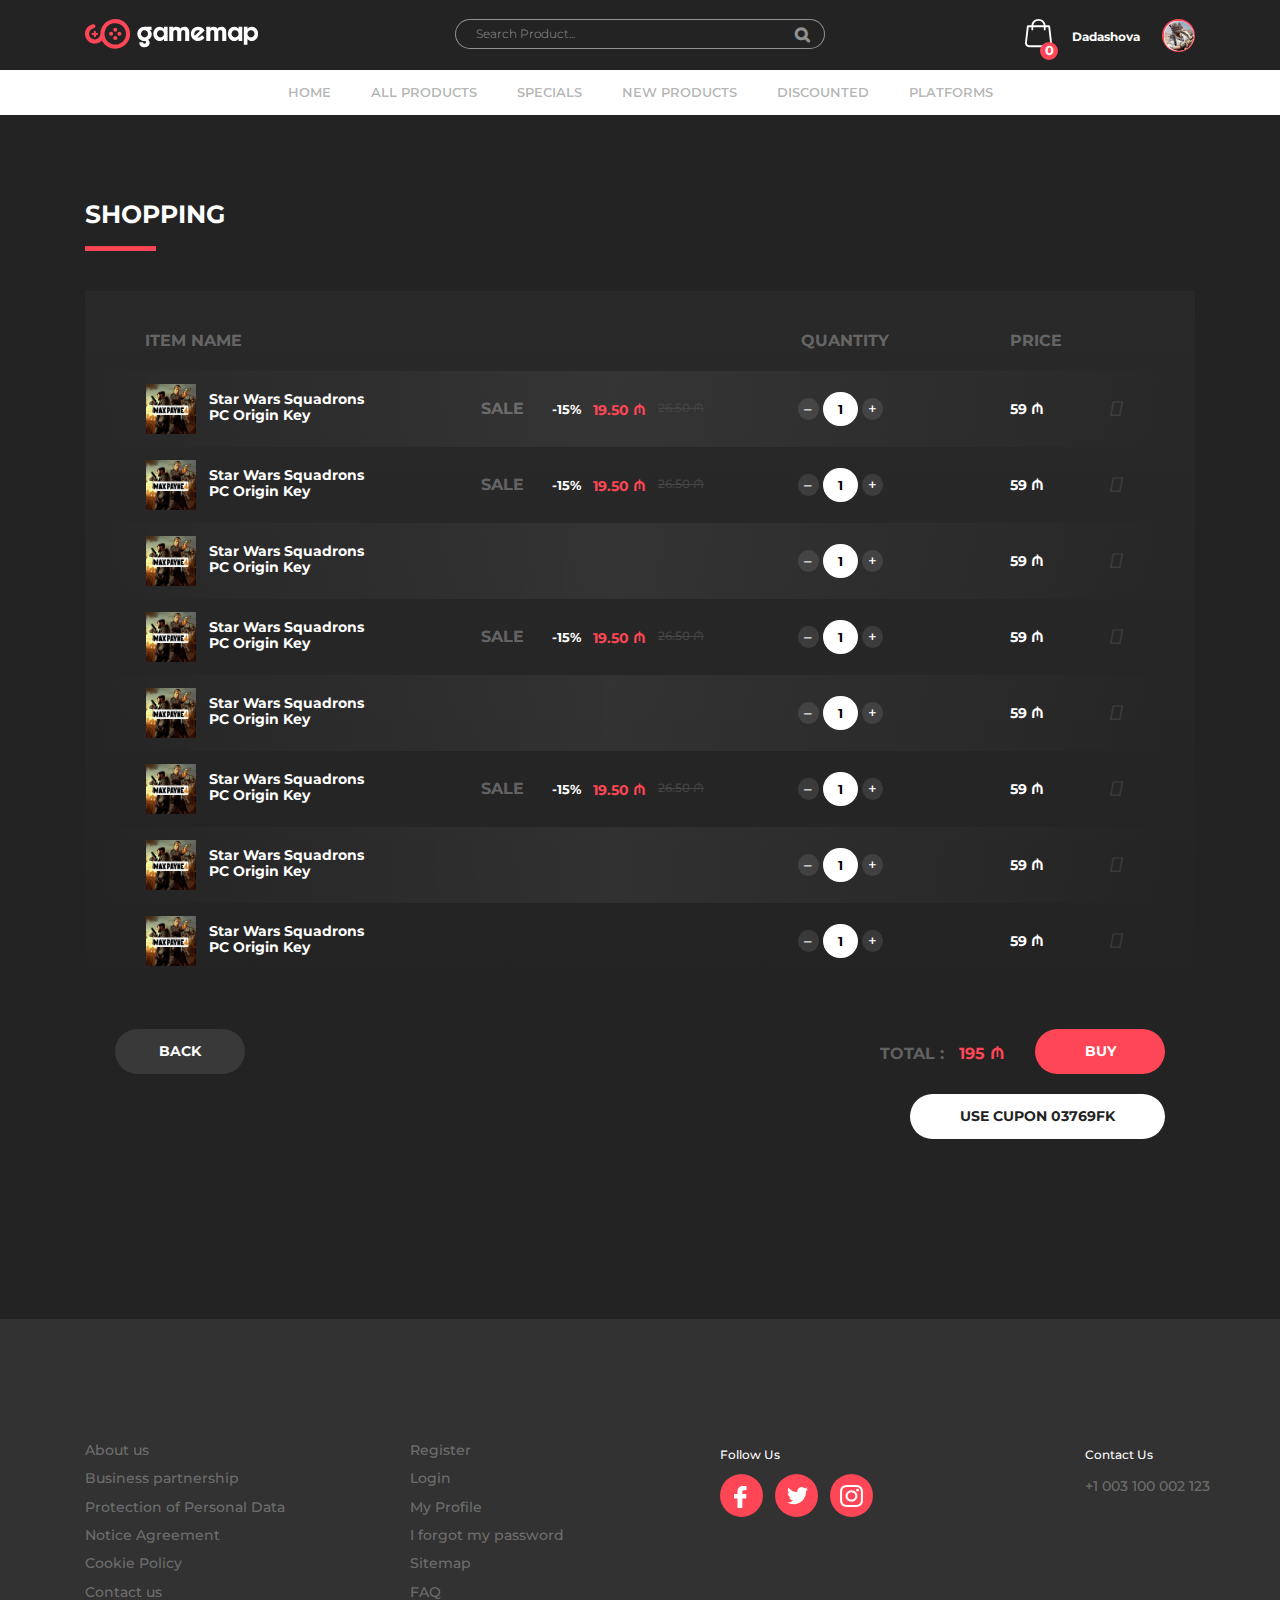
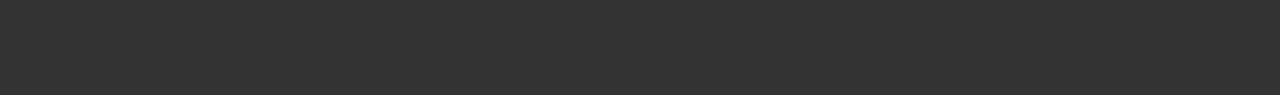
<file: shopping.html>
<!doctype html>
<html lang="en">

<head>
    <meta charset="utf-8">
    <title>GameMap</title>
    <meta name="viewport" content="width=device-width, initial-scale=1">
    <meta http-equiv="X-UA-Compatible" content="ie-edge">
    <link rel="stylesheet" href="styles.css">
    <link rel="stylesheet" href="https://pro.fontawesome.com/releases/v5.10.0/css/all.css"
        integrity="sha384-AYmEC3Yw5cVb3ZcuHtOA93w35dYTsvhLPVnYs9eStHfGJvOvKxVfELGroGkvsg+p" crossorigin="anonymous" />
    <link rel="stylesheet" href="https://stackpath.bootstrapcdn.com/bootstrap/4.5.2/css/bootstrap.min.css">
    <link rel="stylesheet" href="https://stackpath.bootstrapcdn.com/font-awesome/4.7.0/css/font-awesome.min.css">
    <link href="https://fonts.googleapis.com/css2?family=Montserrat:wght@300;400;500;600;700&display=swap"
        rel="stylesheet">
    <script src="https://code.jquery.com/jquery-3.2.1.slim.min.js"
        integrity="sha384-KJ3o2DKtIkvYIK3UENzmM7KCkRr/rE9/Qpg6aAZGJwFDMVNA/GpGFF93hXpG5KkN"
        crossorigin="anonymous"></script>
    <script src="https://code.jquery.com/jquery-3.3.1.min.js"
        integrity="sha384-tsQFqpEReu7ZLhBV2VZlAu7zcOV+rXbYlF2cqB8txI/8aZajjp4Bqd+V6D5IgvKT" crossorigin="anonymous">
        </script>
    <script src="https://maxcdn.bootstrapcdn.com/bootstrap/4.0.0/js/bootstrap.min.js"
        integrity="sha384-JZR6Spejh4U02d8jOt6vLEHfe/JQGiRRSQQxSfFWpi1MquVdAyjUar5+76PVCmYl"
        crossorigin="anonymous"></script>
</head>

<body>
    <div id="header">
        <div class="container">

            <div class="row d-flex">
                <div class="logo col-3">
                    <a href="index.html">
                        <img src="images/Group 35.svg">
                    </a>
                </div>
                <div class="search-box col-6 text-center">
                    <input class="search" id="search" type="text" placeholder="Search Product..." aria-label="Search">
                </div>
                <!--        <div class="start-buttons col-3 justify-content-end">
                    <a href="login.html" id="sign-in" type="button" class=" btn btn-link">Sign in</a>
                    <a href="register.html" id="register" type="button" class="btn btn-link">Register</a>
                </div> -->
                <div class="user col-3 ">
                    <div class="basket">
                        <a href=""> <img class="basket" src="images/Vector3.svg" alt="">
                            <div class="circle"></div>

                            <div class="number">0</div>
                        </a>
                    </div>
                    <p class="username"><a href="">Dadashova</a></p>
                    <a href="">
                        <div class="user-photo-bg"></div>
                        <img class="user-photo" src="images/Ellipse 2.jpg" alt="">
                    </a>
                </div>
            </div>
        </div>
    </div>
    <div id="navbar">
        <div class="container">
            <div class="">
                <div class="logo2"><a href=""></a></div>
                <ul id="menu">
                    <li><a href="index.html">HOME</a></li>
                    <li><a href="allProducts.html">ALL PRODUCTS</a></li>
                    <li><a href="specials.html">SPECIALS</a></li>
                    <li><a href="newProducts.html">NEW PRODUCTS</a></li>
                    <li><a href="#">DISCOUNTED</a></li>
                    <li><a href="#">PLATFORMS</a></li>
                </ul>
            </div>
        </div>
    </div>
    <!--Shopping-->
    <div id="shopping">
        <div class="container">
            <h3>SHOPPING</h3>
            <hr class="line5 ml-0">
            <div id="shopping-table">
                <table style="width: 100%;">
                    <tr>
                        <th>ITEM NAME</th>
                        <th></th>
                        <th></th>
                        <th>QUANTITY</th>
                        <th>PRICE</th>
                        <th></th>
                    </tr>
                    <tr>
                        <td class="row">
                            <img class="game-image1" src="images/Rectangle 87.png" alt="">
                            <div class="game-name1"> Star Wars Squadrons PC Origin Key</div>
                        </td>
                        <td class="sale1">SALE</td>
                        <td class="row">
                            <div class="shopping-sale">-15%</div>
                            <div class="shopping-price">19.50 &#x20bc;</div>
                            <div class="shopping-old-price">
                                <s>26.50 &#x20bc;</s>
                            </div>
                        </td>
                        <td>
                            <div class="">
                                <span class="stepper">
                                    <button>–</button>
                                    <input type="number" id="stepper" value="1" min="1" max="10" step="1" readonly>
                                    <button>+</button>
                                </span>
                            </div>
                        </td>
                        <td class="total">
                            <div>59 &#x20bc;</div>
                        </td>
                        <td>
                            <a href=""> <i class="fas fa-times-circle fa-lg"></i></a>
                        </td>
                    </tr>
                    <tr>
                        <td class="row">
                            <img class="game-image1" src="images/Rectangle 87.png" alt="">
                            <div class="game-name1"> Star Wars Squadrons PC Origin Key</div>
                        </td>
                        <td class="sale1">SALE</td>
                        <td class="row">
                            <div class="shopping-sale">-15%</div>
                            <div class="shopping-price">19.50 &#x20bc;</div>
                            <div class="shopping-old-price">
                                <s>26.50 &#x20bc;</s>
                            </div>
                        </td>
                        <td>
                            <div class="">
                                <span class="stepper">
                                    <button>–</button>
                                    <input type="number" id="stepper" value="1" min="1" max="10" step="1" readonly>
                                    <button>+</button>
                                </span>
                            </div>
                        </td>
                        <td class="total">59 &#x20bc;</td>
                        <td>
                            <a href=""> <i class="fas fa-times-circle fa-lg"></i></a>
                        </td>
                    </tr>
                    <tr>
                        <td class="row">
                            <img class="game-image1" src="images/Rectangle 87.png" alt="">
                            <div class="game-name1"> Star Wars Squadrons PC Origin Key</div>
                        </td>
                        <td colspan="2"></td>
                        <td>
                            <div class="">
                                <span class="stepper">
                                    <button>–</button>
                                    <input type="number" id="stepper" value="1" min="1" max="10" step="1" readonly>
                                    <button>+</button>
                                </span>
                            </div>
                        </td>
                        <td class="total">59 &#x20bc;</td>
                        <td>
                            <a href=""> <i class="fas fa-times-circle fa-lg"></i></a>
                        </td>
                    </tr>
                    <tr>
                        <td class="row">
                            <img class="game-image1" src="images/Rectangle 87.png" alt="">
                            <div class="game-name1"> Star Wars Squadrons PC Origin Key</div>
                        </td>
                        <td class="sale1">SALE</td>
                        <td class="row">
                            <div class="shopping-sale">-15%</div>
                            <div class="shopping-price">19.50 &#x20bc;</div>
                            <div class="shopping-old-price">
                                <s>26.50 &#x20bc;</s>
                            </div>
                        </td>
                        <td>
                            <div class="">
                                <span class="stepper">
                                    <button>–</button>
                                    <input type="number" id="stepper" value="1" min="1" max="10" step="1" readonly>
                                    <button>+</button>
                                </span>
                            </div>
                        </td>
                        <td class="total">59 &#x20bc;</td>
                        <td>
                            <a href=""> <i class="fas fa-times-circle fa-lg"></i></a>
                        </td>
                    </tr>
                    <tr>
                        <td class="row">
                            <img class="game-image1" src="images/Rectangle 87.png" alt="">
                            <div class="game-name1"> Star Wars Squadrons PC Origin Key</div>
                        </td>
                        <td colspan="2"></td>
                        <td>
                            <div class="">
                                <span class="stepper">
                                    <button>–</button>
                                    <input type="number" id="stepper" value="1" min="1" max="10" step="1" readonly>
                                    <button>+</button>
                                </span>
                            </div>
                        </td>
                        <td class="total">59 &#x20bc;</td>
                        <td>
                            <a href=""> <i class="fas fa-times-circle fa-lg"></i></a>
                        </td>
                    </tr>
                    <tr>
                        <td class="row">
                            <img class="game-image1" src="images/Rectangle 87.png" alt="">
                            <div class="game-name1"> Star Wars Squadrons PC Origin Key</div>
                        </td>
                        <td class="sale1">SALE</td>
                        <td class="row">
                            <div class="shopping-sale">-15%</div>
                            <div class="shopping-price">19.50 &#x20bc;</div>
                            <div class="shopping-old-price">
                                <s>26.50 &#x20bc;</s>
                            </div>
                        </td>
                        <td>
                            <div class="">
                                <span class="stepper">
                                    <button>–</button>
                                    <input type="number" id="stepper" value="1" min="1" max="10" step="1" readonly>
                                    <button>+</button>
                                </span>
                            </div>
                        </td>
                        <td class="total">59 &#x20bc;</td>
                        <td>
                            <a href=""> <i class="fas fa-times-circle fa-lg"></i></a>
                        </td>
                    </tr>
                    <tr>
                        <td class="row">
                            <img class="game-image1" src="images/Rectangle 87.png" alt="">
                            <div class="game-name1"> Star Wars Squadrons PC Origin Key</div>
                        </td>
                        <td colspan="2"></td>
                        <td>
                            <div class="">
                                <span class="stepper">
                                    <button>–</button>
                                    <input type="number" id="stepper" value="1" min="1" max="10" step="1" readonly>
                                    <button>+</button>
                                </span>
                            </div>
                        </td>
                        <td class="total">59 &#x20bc;</td>
                        <td>
                            <a href=""> <i class="fas fa-times-circle fa-lg"></i></a>
                        </td>
                    </tr>
                    <tr>
                        <td class="row">
                            <img class="game-image1" src="images/Rectangle 87.png" alt="">
                            <div class="game-name1"> Star Wars Squadrons PC Origin Key</div>
                        </td>
                        <td colspan="2"></td>
                        <td>
                            <div class="">
                                <span class="stepper">
                                    <button>–</button>
                                    <input type="number" id="stepper" value="1" min="1" max="10" step="1" readonly>
                                    <button>+</button>
                                </span>
                            </div>
                        </td>
                        <td class="total">59 &#x20bc;</td>
                        <td>
                            <a href=""> <i class="fas fa-times-circle fa-lg"></i></a>
                        </td>
                    </tr>
                </table>
            </div>
            <div>
                <div class="row">
                    <div class="col-6"> <button id="back-btn">BACK</button></div>
                    <div class="col-6 d-flex justify-content-end">
                        <div class="shopping-total">TOTAL :</div>
                        <div class="shooping-total-price">195 &#x20bc;</div>
                        <button id="buy-btn">BUY</button>
                    </div>
                    <div class="col-3 offset-9">
                        <button id="use-cupon-btn">USE CUPON 03769FK</button>
                    </div>

                </div>
            </div>
        </div>
    </div>

    <!--Footer-->
    <div id="footer">
        <div class="container">
            <div class="footer-inner">
                <div class="row">
                    <div class="col-md-3">
                        <div class="footer-text1">
                            <p><a href="">About us </a></p>
                            <p><a href="product.html">Business partnership</a></p>
                            <p><a href="product2.html">Protection of Personal Data</a></p>
                            <p><a href="">Notice Agreement</a></p>
                            <p><a href="test.html">Cookie Policy</a></p>
                            <p><a href="contactUs.html">Contact us</a></p>
                        </div>
                    </div>
                    <div class="col-md-3">
                        <div class="footer-text2">
                            <p><a href="register.html">Register</a></p>
                            <p><a href="login.html">Login</a></p>
                            <p><a href="accountSettings.html">My Profile</a></p>
                            <p><a href="">I forgot my password</a></p>
                            <p><a href="">Sitemap</a></p>
                            <p><a href="faq.html">FAQ</a></p>
                        </div>
                    </div>
                    <div class="col-md-5 offset-md-1">
                        <div class="row d-flex justify-content-between">
                            <div id="social-icons">
                                <div class="row">
                                    <h6> Follow Us</h6>
                                </div>

                                <div class="row">
                                    <a href="" class="social-icon"><img class="icon-image1" src="images/Vector 2.svg"
                                            alt="">
                                    </a>
                                    <a href="" class="social-icon"><img class="icon-image2" src="images/Vector 3.svg"
                                            alt="">
                                    </a>
                                    <a href="" class="social-icon"><img class="icon-image3" src="images/vector4.svg"
                                            alt=""></a>
                                </div>
                            </div>
                            <div class="contact">
                                <h6>Contact Us</h6>
                                <p><a class="phoneNumber" href=""> +1 003 100 002 123</a></p>
                            </div>

                        </div>
                    </div>

                </div>
            </div>
        </div>
    </div>


    <script src="js/numberSpinner.js"></script>

</body>

</html>
</file>
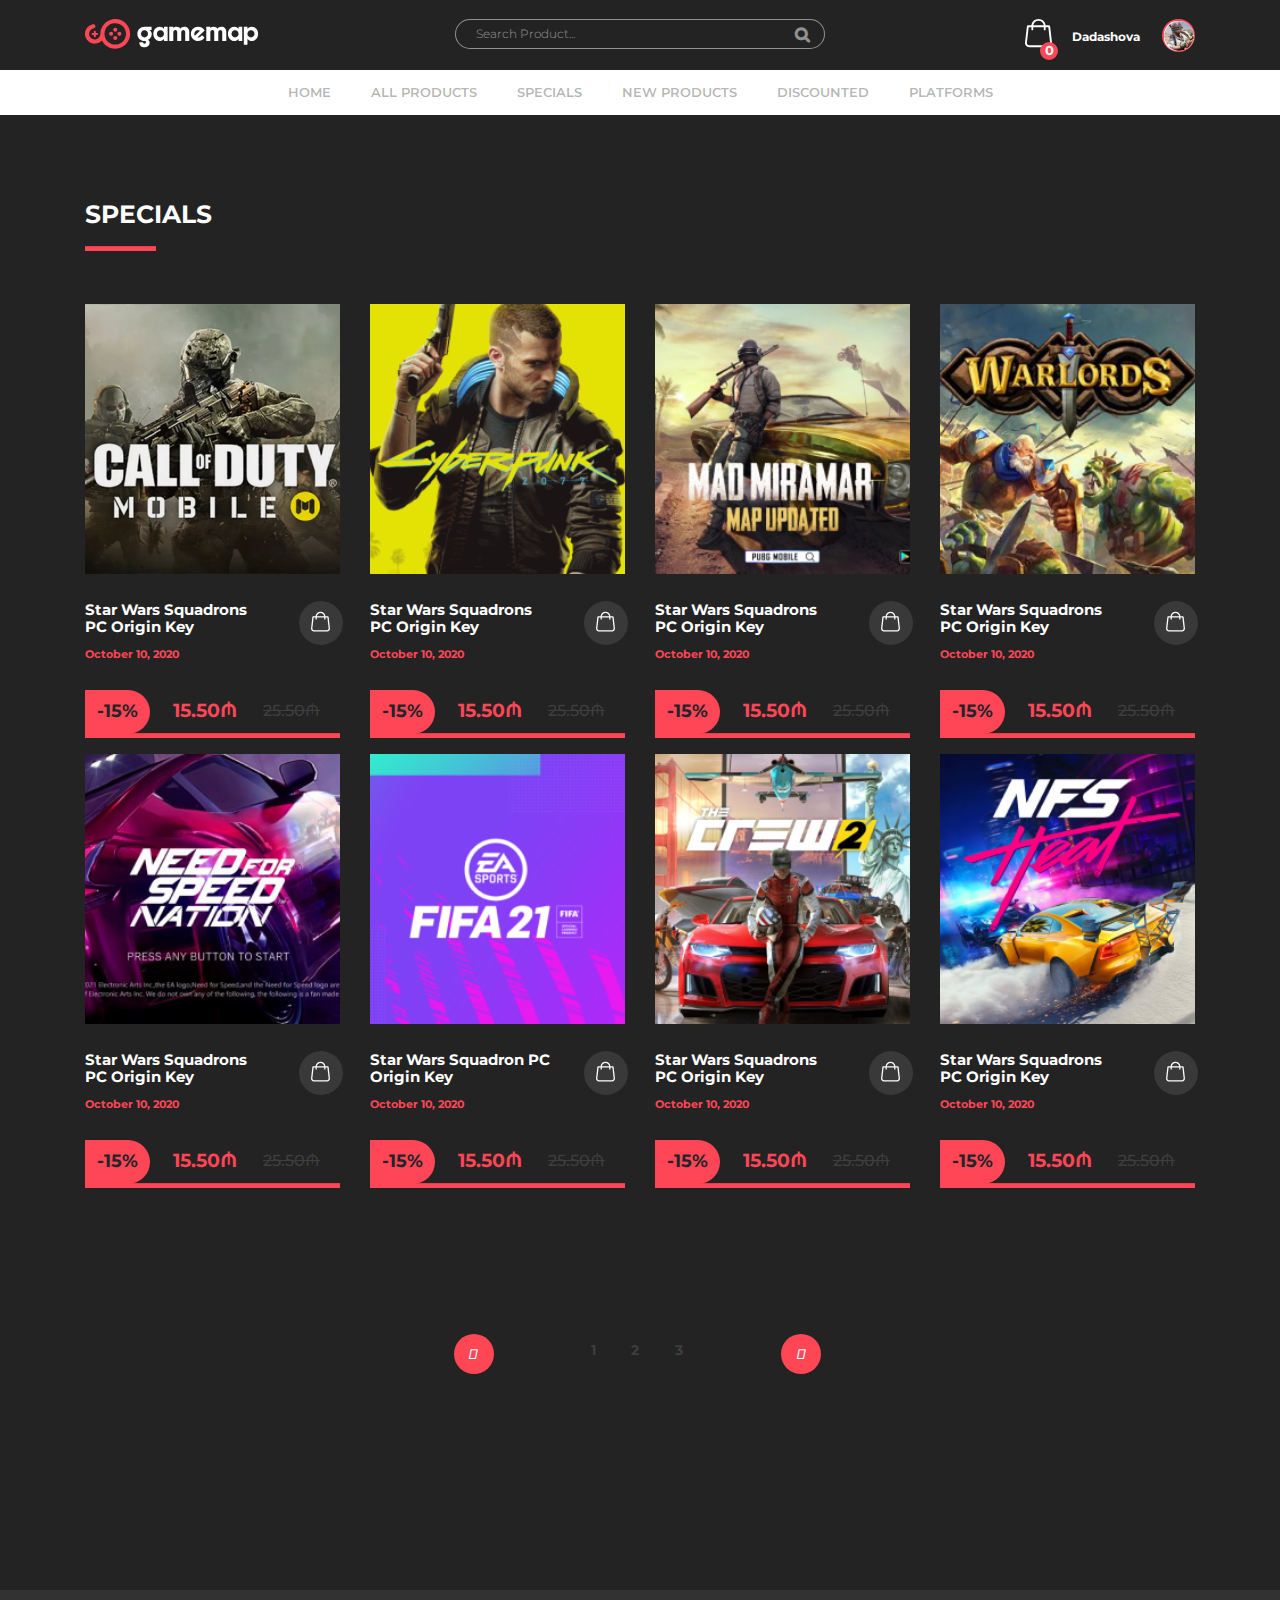
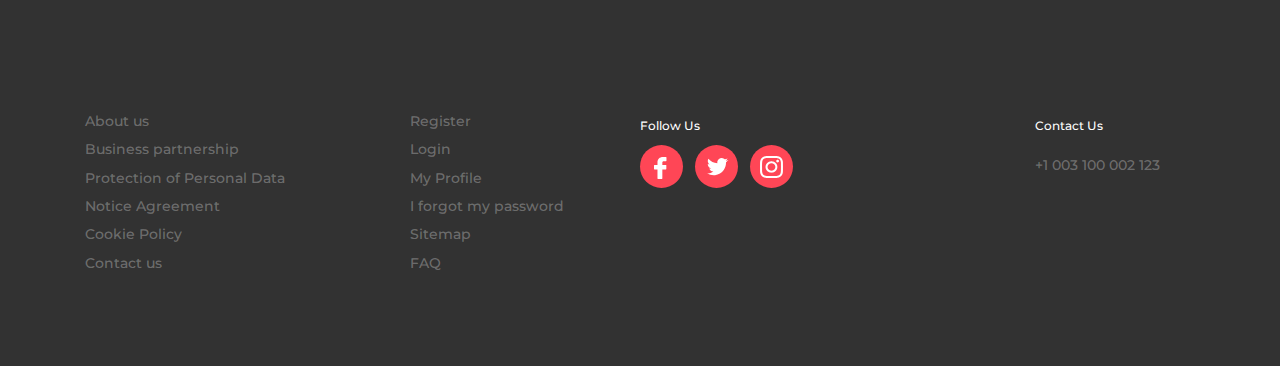
<file: specials.html>
<!doctype html>
<html lang="en">

<head>
    <meta charset="utf-8">
    <title>GameMap</title>
    <meta name="viewport" content="width=device-width, initial-scale=1">
    <meta http-equiv="X-UA-Compatible" content="ie-edge">
    <link rel="stylesheet" href="styles.css">
    <link rel="stylesheet" href="https://pro.fontawesome.com/releases/v5.10.0/css/all.css"
        integrity="sha384-AYmEC3Yw5cVb3ZcuHtOA93w35dYTsvhLPVnYs9eStHfGJvOvKxVfELGroGkvsg+p" crossorigin="anonymous" />
    <link rel="stylesheet" href="https://stackpath.bootstrapcdn.com/bootstrap/4.5.2/css/bootstrap.min.css">
    <link rel="stylesheet" href="https://stackpath.bootstrapcdn.com/font-awesome/4.7.0/css/font-awesome.min.css">
    <link href="https://fonts.googleapis.com/css2?family=Montserrat:wght@300;400;500;600;700&display=swap"
        rel="stylesheet">
    <script src="https://code.jquery.com/jquery-3.2.1.slim.min.js"
        integrity="sha384-KJ3o2DKtIkvYIK3UENzmM7KCkRr/rE9/Qpg6aAZGJwFDMVNA/GpGFF93hXpG5KkN"
        crossorigin="anonymous"></script>
    <script src="https://code.jquery.com/jquery-3.3.1.min.js"
        integrity="sha384-tsQFqpEReu7ZLhBV2VZlAu7zcOV+rXbYlF2cqB8txI/8aZajjp4Bqd+V6D5IgvKT" crossorigin="anonymous">
        </script>
    <script src="https://maxcdn.bootstrapcdn.com/bootstrap/4.0.0/js/bootstrap.min.js"
        integrity="sha384-JZR6Spejh4U02d8jOt6vLEHfe/JQGiRRSQQxSfFWpi1MquVdAyjUar5+76PVCmYl"
        crossorigin="anonymous"></script>
</head>

<body class="index">
    <div id="header">
        <div class="container">

            <div class="row d-flex">
                <div class="logo col-3">
                    <a href="index.html">
                        <img src="images/Group 35.svg">
                    </a>
                </div>
                <div class="search-box col-6 text-center">
                    <input class="search" id="search" type="text" placeholder="Search Product..." aria-label="Search">
                </div>
                <!--        <div class="start-buttons col-3 justify-content-end">
                    <a href="login.html" id="sign-in" type="button" class=" btn btn-link">Sign in</a>
                    <a href="register.html" id="register" type="button" class="btn btn-link">Register</a>
                </div> -->
                <div class="user col-3 ">
                    <div class="basket">
                        <a href=""> <img class="basket" src="images/Vector3.svg" alt="">
                            <div class="circle"></div>

                            <div class="number">0</div>
                        </a>
                    </div>
                    <p class="username"><a href="">Dadashova</a></p>
                    <a href="">
                        <div class="user-photo-bg"></div>
                        <img class="user-photo" src="images/Ellipse 2.jpg" alt="">
                    </a>
                </div>
            </div>
        </div>
    </div>
    <div id="navbar">
        <div class="container">
            <div class="">
                <div class="logo2"><a href=""></a></div>
                <ul id="menu">
                    <li><a href="index.html">HOME</a></li>
                    <li><a href="allProducts.html">ALL PRODUCTS</a></li>
                    <li><a href="#">SPECIALS</a></li>
                    <li><a href="#">NEW PRODUCTS</a></li>
                    <li><a href="#">DISCOUNTED</a></li>
                    <li><a href="#">PLATFORMS</a></li>
                </ul>
            </div>
        </div>
    </div>
    <!--Specials-->
    <div id="specialsPage">
        <div class="container">
            <h3>SPECIALS</h3>
            <hr class="line5 ml-0">

            <div class="row specials-row">
                <div class="col-md-3">
                    <div class="game">
                        <a href="">
                            <img class="game-image" src="images/Rectangle 62.png">
                        </a>
                        <div class="row">
                            <div class="col-9">
                                <p class="game-name">
                                    <a href="">
                                        Star Wars Squadrons PC Origin Key
                                    </a>
                                </p>
                            </div>
                            <div class="col-3 justify-content-end">
                                <button class="btn btn-primary"><img class="vector" src="images/Vector.svg"></button>
                            </div>
                        </div>
                        <div class="">
                            <p class="date">October 10, 2020</p>
                        </div>
                        <div class="row">
                            <div class="col-4">
                                <div class="sale">
                                    <p>-15%</p>
                                </div>
                            </div>
                            <div class="col-4">
                                <div class="price">
                                    <p>15.50&#x20bc;</p>
                                </div>
                            </div>
                            <div class="col-4">
                                <div class="old-price">
                                    <s>25.50&#x20bc;</s>
                                </div>
                            </div>
                        </div>
                    </div>
                    <hr class="line2">
                </div>
                <div class="col-md-3">
                    <div class="game">
                        <a href="">
                            <img class="game-image" src="images/Rectangle 61.png">
                        </a>
                        <div class="row">
                            <div class="col-9">
                                <p class="game-name">
                                    <a href=""> Star Wars Squadrons PC Origin Key
                                    </a>
                                </p>
                            </div>
                            <div class="col-3 justify-content-end">
                                <button class="btn btn-primary"><img class="vector" src="images/Vector.svg"></button>
                            </div>
                        </div>
                        <div class="">
                            <p class="date">October 10, 2020</p>
                        </div>
                        <div class="row">
                            <div class="col-4">
                                <div class="sale">
                                    <p>-15%</p>
                                </div>
                            </div>
                            <div class="col-4">
                                <div class="price">
                                    <p>15.50&#x20bc;</p>
                                </div>
                            </div>
                            <div class="col-4">
                                <div class="old-price">
                                    <s>25.50&#x20bc;</s>
                                </div>
                            </div>
                        </div>
                    </div>
                    <hr class="line2">
                </div>
                <div class="col-md-3">
                    <div class="game">
                        <a href="">
                            <img class="game-image" src="images/Rectangle 63.png">
                        </a>
                        <div class="row">
                            <div class="col-9">
                                <p class="game-name">
                                    <a href="">
                                        Star Wars Squadrons PC Origin Key
                                    </a>
                                </p>

                            </div>
                            <div class="col-3 justify-content-end">
                                <button class="btn btn-primary"><img class="vector" src="images/Vector.svg"></button>
                            </div>
                        </div>
                        <div class="">
                            <p class="date">October 10, 2020</p>
                        </div>
                        <div class="row">
                            <div class="col-4">
                                <div class="sale">
                                    <p>-15%</p>
                                </div>
                            </div>
                            <div class="col-4">
                                <div class="price">
                                    <p>15.50&#x20bc;</p>
                                </div>
                            </div>
                            <div class="col-4">
                                <div class="old-price">
                                    <s>25.50&#x20bc;</s>
                                </div>
                            </div>
                        </div>
                    </div>
                    <hr class="line2">
                </div>
                <div class="col-md-3">
                    <div class="game">
                        <a href="">
                            <img class="game-image" src="images/Rectangle 64.png">
                        </a>
                        <div class="row">
                            <div class="col-9">
                                <p class="game-name"><a href="">Star Wars Squadrons PC Origin Key
                                    </a>
                                </p>
                            </div>
                            <div class="col-3 justify-content-end">
                                <button class="btn btn-primary"><img class="vector" src="images/Vector.svg"></button>
                            </div>
                        </div>
                        <div class="">
                            <p class="date">October 10, 2020</p>
                        </div>
                        <div class="row">
                            <div class="col-4">
                                <div class="sale">
                                    <p>-15%</p>
                                </div>
                            </div>
                            <div class="col-4">
                                <div class="price">
                                    <p>15.50&#x20bc;</p>
                                </div>
                            </div>
                            <div class="col-4">
                                <div class="old-price">
                                    <s>25.50&#x20bc;</s>
                                </div>
                            </div>
                        </div>
                    </div>
                    <hr class="line2">
                </div>
                <div class="col-md-3">
                    <div class="game">
                        <a href="">
                            <img class="game-image" src="images/Rectangle 65.png">
                        </a>
                        <div class="row">
                            <div class="col-9">
                                <p class="game-name"><a href="">
                                        Star Wars Squadrons PC Origin Key
                                    </a>
                                </p>
                            </div>
                            <div class="col-3 justify-content-end">
                                <button class="btn btn-primary"><img class="vector" src="images/Vector.svg"></button>
                            </div>
                        </div>
                        <div class="">
                            <p class="date">October 10, 2020</p>
                        </div>
                        <div class="row">
                            <div class="col-4">
                                <div class="sale">
                                    <p>-15%</p>
                                </div>
                            </div>
                            <div class="col-4">
                                <div class="price">
                                    <p>15.50&#x20bc;</p>
                                </div>
                            </div>
                            <div class="col-4">
                                <div class="old-price">
                                    <s>25.50&#x20bc;</s>
                                </div>
                            </div>
                        </div>
                    </div>
                    <hr class="line2">
                </div>
                <div class="col-md-3">
                    <div class="game">
                        <a href="">
                            <img class="game-image" src="images/Rectangle 66.png">
                            <a href=""></a>
                            <div class="row">
                                <div class="col-9">
                                    <p class="game-name"><a href=""> Star Wars Squadron PC Origin Key
                                        </a>
                                    </p>
                                </div>
                                <div class="col-3 justify-content-end">
                                    <button class="btn btn-primary"><img class="vector"
                                            src="images/Vector.svg"></button>
                                </div>
                            </div>
                            <div class="">
                                <p class="date">October 10, 2020</p>
                            </div>
                            <div class="row">
                                <div class="col-4">
                                    <div class="sale">
                                        <p>-15%</p>
                                    </div>
                                </div>
                                <div class="col-4">
                                    <div class="price">
                                        <p>15.50&#x20bc;</p>
                                    </div>
                                </div>
                                <div class="col-4">
                                    <div class="old-price">
                                        <s>25.50&#x20bc;</s>
                                    </div>
                                </div>
                            </div>
                    </div>
                    <hr class="line2">
                </div>
                <div class="col-md-3">
                    <div class="game">
                        <a href="">
                            <img class="game-image" src="images/Rectangle 67.png">
                        </a>
                        <div class="row">
                            <div class="col-9">
                                <p class="game-name"><a href=""> Star Wars Squadrons PC Origin Key </a>
                                </p>
                            </div>
                            <div class="col-3 justify-content-end">
                                <button class="btn btn-primary"><img class="vector" src="images/Vector.svg"></button>
                            </div>
                        </div>
                        <div class="">
                            <p class="date">October 10, 2020</p>
                        </div>
                        <div class="row">
                            <div class="col-4">
                                <div class="sale">
                                    <p>-15%</p>
                                </div>
                            </div>
                            <div class="col-4">
                                <div class="price">
                                    <p>15.50&#x20bc;</p>
                                </div>
                            </div>
                            <div class="col-4">
                                <div class="old-price">
                                    <s>25.50&#x20bc;</s>
                                </div>
                            </div>
                        </div>
                    </div>
                    <hr class="line2">
                </div>
                <div class="col-md-3">
                    <div class="game">
                        <a href="">
                            <img class="game-image" src="images/Rectangle 68.png">
                        </a>
                        <div class="row">
                            <div class="col-9">
                                <p class="game-name"><a href=""> Star Wars Squadrons PC Origin Key
                                    </a>
                                </p>
                            </div>
                            <div class="col-3 justify-content-end">
                                <button class="btn btn-primary"><img class="vector" src="images/Vector.svg"></button>
                            </div>
                        </div>
                        <div class="">
                            <p class="date">October 10, 2020</p>
                        </div>
                        <div class="row">
                            <div class="col-4">
                                <div class="sale">
                                    <p>-15%</p>
                                </div>
                            </div>
                            <div class="col-4">
                                <div class="price">
                                    <p>15.50&#x20bc;</p>
                                </div>
                            </div>
                            <div class="col-4">
                                <div class="old-price">
                                    <s>25.50&#x20bc;</s>
                                </div>
                            </div>
                        </div>
                    </div>
                    <hr class="line2">
                </div>

            </div>
            <nav class="d-flex justify-content-center" aria-label="Page navigation example">
                <ul class="pagination">
                    <li class="page-item">
                        <a class="page-link" href="#" aria-label="Previous">
                            <span aria-hidden="true"><i class="fas fa-arrow-left"></i></span>
                            <span class="sr-only">Previous</span>
                        </a>
                    </li>
                    <li class="page-item"><a class="active page-link" href="#">1</a></li>
                    <li class="page-item"><a class="page-link" href="#">2</a></li>
                    <li class="page-item"><a class="page-link" href="#">3</a></li>
                    <li class="page-item">
                        <a class="page-link" href="#" aria-label="Next">
                            <span aria-hidden="true"><i class="fas fa-arrow-right"></i></span>
                            <span class="sr-only">Next</span>
                        </a>
                    </li>
                </ul>
            </nav>
        </div>
    </div>
    <div id="footer">
        <div class="container">
            <div class="footer-inner">
                <div class="row">
                    <div class="col-md-3">
                        <div class="footer-text1">
                            <p><a href="">About us </a></p>
                            <p><a href="">Business partnership</a></p>
                            <p><a href="">Protection of Personal Data</a></p>
                            <p><a href="">Notice Agreement</a></p>
                            <p><a href="">Cookie Policy</a></p>
                            <p><a href="contactUs.html">Contact us</a></p>
                        </div>
                    </div>
                    <div class="col-md-3">
                        <div class="footer-text2">
                            <p><a href="register.html">Register</a></p>
                            <p><a href="login.html">Login</a></p>
                            <p><a href="">My Profile</a></p>
                            <p><a href="">I forgot my password</a></p>
                            <p><a href="">Sitemap</a></p>
                            <p><a href="faq.html">FAQ</a></p>
                        </div>
                    </div>
                    <div class="col-md-4">
                        <div id="social-icons">
                            <div class="row">
                                <h6> Follow Us</h6>
                            </div>

                            <div class="row">
                                <a href="" class="social-icon"><img class="icon-image1" src="images/Vector 2.svg"
                                        alt=""></i>
                                </a>
                                <a href="" class="social-icon"><img class="icon-image2" src="images/Vector 3.svg"
                                        alt="">
                                </a>
                                <a href="" class="social-icon"><img class="icon-image3" src="images/vector4.svg"
                                        alt=""></a>
                            </div>
                        </div>
                    </div>
                    <div class="col-md-2">
                        <div class="contact">
                            <h6>Contact Us</h6>
                            <p></p><a class="phoneNumber" href=""> +1 003 100 002 123</a></p>
                        </div>

                    </div>

                </div>
            </div>
        </div>
    </div>






</body>

</html>
</file>
<file: styles.css>
body{
    font-family: 'Montserrat', sans-serif !important;
}
body input {
   -webkit-apperance:none;
   -moz-appearance: none;
}
/*HEADER*/
#header{ 
    background: #232323;
    height: 70px;
 /*   overflow: hidden;*/
}
.logo{
    margin-top: 19px;
}
#header a{
    text-decoration: none;
}
.search-box,.search-box2{
    text-align: center !important;
    
}
.search-box:before,.search-box2:before{
    content: "\f002";
    position: absolute;
    color: rgba(255, 255, 255, 0.5);
    font-family:'FontAwesome';
    font-weight: 900;
    line-height: 68px;
    margin-left: 340px; 
}
.search-box2::before{
  line-height: 50px;
  right: 21px;
}

/*.search-icon{
    margin-bottom: 40px; 
    position: absolute;
} */
.search{
    margin: center;
    border: 1.2px solid rgba(255, 255, 255, 0.5);
    box-sizing: border-box;
    border-radius: 54px;
    width: 370px;  
    height: 30px;
    outline: none;
    margin-top: 19px;
    background-color: #232323;
    padding: 0 20px;
    color: rgba(255, 255, 255, 0.5);;  
    font-style: normal;
    font-weight: 300;
    font-size: 10px;
    display: inline-flex;
}
.search::-webkit-input-placeholder { 
    font-style: normal;
    font-weight: 300;
    font-size: 12px !important;
    line-height: 15px;
    color: rgba(255, 255, 255, 0.5);
}
.search::-moz-placeholder { /* Mozilla Firefox  */
    font-style: normal;
    font-weight: 300;
    font-size: 12px;
    line-height: 26px;
    color: rgba(255, 255, 255, 0.5);
 }
.start-buttons{
   margin-top: 19px;
   justify-content: flex-end;
   display: flex;
}
#sign-in,#register,#sign-in-mobile,#register-mobile{
    width: 96px;
    height: 31px;
    font-style: normal;
    font-weight: bold;
    font-size: 12px;
    line-height: 14px !important; 
    text-align: center;
    color: #FFFFFF;
    background-color: #232323;
    border-radius: 54px;
    border: 2.5px solid #FF4656;
    text-decoration: none;
    -webkit-appearance: none;
}
#sign-in,#sign-in-mobile{
    margin-right: 20.74px;
}

#sign-in:hover,#register:hover{
    background-color:#FF4656 ;
    transition: .3s ease-in-out;
}
.user{
  justify-content: flex-end;
   display: flex;
}
.user .basket{ 
  position: relative;
}
.basket img{
  margin-top: 19px;
}
.circle{
  position: absolute;
  width: 18px;
  height: 18px;
  border-radius: 18px;
  z-index: 5;
  background-color: #ff4656;
  left: 15px ;
  bottom: 5px;
  top:42px;
}
.basket{
  position: relative;
}
.user .number{
  position: absolute;
  color: #FFF;
  z-index: 10;
  font-size: 13px;
  font-weight: bold;
  left: 19.5px;
  top:41px
}
.username{
  width: 90px;
  height: 16px;
  margin-top: 24px;
  margin-left: 20px;
}
.username a{
  color: #FFF !important;
  font-size: 12px;
  font-weight: 700;
}
.user-photo{
  border-radius: 20px;
  position: absolute;
  padding-left: 1.6px;
  margin-top: -31.5px;
 
}
.user-photo-bg{
  position: relative;
  width: 33px;
  height: 33px;
  border-radius: 50%;
  background-color: #ff4656;
  margin-top: 19px;
  top: 0;
}
#account-dropdown{
  width: 26px;
}

#dropdown1 .dropdown-menu{
 background-color: #323232 ;
 width: 200px;
}
#dropdown1 .username{
  font-weight: 600;
  font-size: 15px;
}
.user-id{
  font-weight: 500;
  font-size: 10px;
  margin-top: -12px;
  color: rgba(255, 255, 255, 0.3);
}
.user-row{
  color: #FFF;
  font-weight: 600;
  font-size: 12px;
  line-height: 15px;
  margin-top: 5px;
  margin-bottom: 25px;
}
#dropdown1 a{
  color:#FFF;
  font-weight: 500;
  font-size: 12px;
  line-height: 15px;
}
#dropdown1 a:hover{
  color:#323232 !important;
}
.log-out{
  color: rgba(255, 255, 255, 0.3) !important;
}

::-webkit-scrollbar{
    width: 8px; 
} 
::-webkit-scrollbar-thumb{
    background-color: lightgray;
    border-radius: 5px;
}

::-o-scrollbar{
    width: 8px; 
} 
::-o-scrollbar-thumb{
    background-color: lightgray;
    border-radius: 5px;
}
/*NAVBAR*/
.mobile {
  display:none  ;
}
.mobile a{
  text-decoration: none;

}
#navbar{ 
   height: 45px; 
   left: 0px;
   background: #FFFFFF;
   display: flex;
   transition: all 0.3s ease;
}
#navbar ul{
    display: flex;
    justify-content: center;
    transition: all 0.4s ease;
    padding: 0;
}
#navbar ul li{
    display: inline-flex;
}
#navbar ul li a{  
    position: relative;
    font-style: normal;
    font-weight: 600;
    font-size: 13px !important;
    line-height: 16px;  
    text-align: center;
    color: rgba(0, 0, 0, 0.3);
    text-decoration: none !important;
    padding-top:14px;
    padding-bottom: 10px;
    margin-right: 20px;
    margin-left: 20px;
}
#navbar ul li a:after,
#mobile ul li a:after
{
    content: "";
    position: absolute;
    left: 50%;
    bottom: -4.5px;
    transform: translateX(-50%) scaleX(0);
    -webkit-transform: translateX(-50%) scaleX(0);
    -webkit-transform-origin: 50% 50%;
    transform-origin: 50% 50%;
    width: 100%;
    height: 3px;
    background-color: #FF4656;
    transition: transform .3s;
}
#navbar ul li a:hover:after,
#mobile ul li a:hover:after
{
transform: translateX(-50%) scaleX(1);
-webkit-transform: translateX(-50%) scaleX(1);
}
#navbar a:hover
{
    color: #FF4656;
    transition: .3s ease-in-out;
}
.sticky{
    position: fixed;
    display: inline-block;
    top: 0;
    left: 0;
    width: 100%;
    z-index: 100;
    height: 60px !important;
    transition: all 0.4s ease;
}
.sticky .logo2 a:after{
    content: url(images/gamelogo\ 2.png);
    display: flex;
    justify-content: flex-start !important;
    padding-top: 15px;
}
.sticky .container {
    padding-right: 0 ;
}
.sticky ul {
    display: flex;
    justify-content: flex-end !important;
    padding-right: 0 !important;
    margin-top: -45px !important;
    
}
.sticky ul a {
    color: #232323 !important;
    opacity: 0;
}
 .show a{
    opacity: 1 !important;
    transition: 2s;
}


/*Home*/
#home{
    background-color: #232323;
    padding-bottom: 274px;
}
.carousel-inner{
    height: 624px;
}
.carousel-item {
    position: relative;
  }
#home .carousel-indicators img{  
  height: 227px; 
  width: 100%;  
  object-fit: cover;
} 
#home .carousel-indicators{
    width: 100% ;
    padding: 0 !important;
    margin: 0 !important;
}
 .carousel-indicators img:nth-child(3){  
    width: 478px; 
 }
 #home .image1 {
    position: relative;
 }
  #home .image2 {
    position: absolute;
    width: 476.9px;
    height: 596.12px;
    left: 823.81px; 
    top: 10px;  
 }
 #home .image7 {
    position: relative;
 }
  #home .image8 {
    position: absolute;
    width: 416px;
    height: 600px;
    left: 821px;
    top: 56px;
 }
 #home .image9 {
    position: relative;
 }
  #home .image10 {
    position: absolute;
    width: 450px;
    height: 526px;
    left: 826px;
    top: 40px;
 }

.carousel-indicators .picture {
   margin-bottom: -146px !important;
   width:100%;
}
.picture:hover{
    padding: 0 !important;
    transform: scaleY(1.07);
    background: #FF4656;
    transition:transform .3s ease-in-out;
}

.picture:hover .h4{
    font-size: 25px;
    line-height: 116%;
    transition: .3s ease-in-out;
}
.picture:hover .title2{
    width: 92%;
}
.title1,.title3{
    width: 81%;
}
.title2{
    width: 76%;
}
.title2:hover{
    width: 89%;
}
.carousel-caption{
    top: 136px;
    margin: 0 !important;
    padding: 0 !important;
    left: 14.5% !important;
}
.carousel-caption h2{
    font-style: normal;
    font-weight: bold;
    font-size: 35px;
    line-height: 122.3%;
    margin-bottom: 28px;
}
.title4{
    width: 35%;
}
.title4 h2,.title5 h2,.title6 h2{
    margin-top: -28px;
}
.title5{
    width: 76%;
}
.title6{
    width: 40%;
}
.carousel-caption .date{
    font-style: normal;
    font-weight: bold;
    font-size: 20px;
    line-height: 24px;
    color: #FF4656;
    margin-bottom: 20px;
}
.carousel-caption .vertical{
    border-left:  2px solid #FF4656;
    height: 47px; 
    position:absolute;        
}
.carousel-caption  p{
   margin-left: 25px;
   font-style: normal;
   font-weight: bold;
   font-size: 12px;
   line-height: 15px;
}
.icon1{
    width: 80px;
    height: 15px;
    padding-right: 13.94px;
    padding-left: 21px;
}
 .icon2{
    width: 57.18px;
    height: 15px;
    padding-right: 18.07px;
}
 .icon3{
    width: 72px;
    height: 11px;
}
.genre-menu1,.genre-menu2, .genre-menu3{
    border-radius: 54px;
    color: rgba(255, 255, 255, 0.3);
    font-size: 9px;
    font-weight: 500;
    height: 20px;
    width: 70px;
    line-height: 21px;
    background-color: rgba(255, 255, 255, 0.1);
    border: none;
    font-size: 11px;
    text-align: center;
}
 .genre-menu1{
    margin-right: 16.08px;
    margin-left: 20px;
}
 .genre-menu2, .genre-menu3{
    margin-right: 18.23px;
}
.carousel-caption h3,.buy{
    margin-top: 34px;
    margin-left: 25px;
}
.carousel-caption .buy:hover{
    color: #FFFFFF;
}
.carousel-caption h3{
    font-weight: bold;
    font-size: 30px;
    line-height: 37px;
    margin-right: 26px;
}
 .buy{
    width: 127px;
    height: 43px;
    background: #FF4656;
    color: #FFFFFF !important;
    border-radius: 54px;
    font-weight: bold !important;
    font-size: 20px ;
    line-height: 24px;
    text-align: center;
    text-decoration:none !important;
    border: 2px solid #FF4656;
    -webkit-appearance: none;
}
.buy:focus{
    box-shadow: none;
    outline: none;
}
.picture{
    position: absolute;
}
.text{
    position: absolute;
    top: 84px;
    left: 75px;
}

.text h4{
    font-weight: bold;
    font-size: 20px;
    line-height: 23px;
    color: #F2F2F2;
}
.text p{
    margin-top: 14px;
    font-weight: bold;
    font-size: 10px;
    line-height: 12px;
    color: #FFFFFF;  
}

.carousel .carousel-item>img {
    position: absolute;
  
}

/*Icons*/
#icons{
    background-color: #232323;
}
#icons img{
    background-color:#292929 ;
    object-fit: contain;

}
.firstrow{
    padding-top: 123px;
}
.icon-box{
    width: 170px;
    height: 170px;
    background-color: #292929;
    margin-right: -28px;
}
.icon-img1{
    margin: 21px 3px 11px 6px;
}
.icon-img2{
    margin:14px 24px 14px 27px;
}
.icon-img3{
    margin: 6px 16px 0 19px;
}
.icon-img4{
    margin: 7px 23px 11px 20px;
}
.icon-box:hover{
    background-color: #FF4656;
    transition: .3s ease-in-out;
   /* filter: brightness(80%); */
   opacity: .9;
}
.icon-box:hover .icon-img1, .icon-box:hover .icon-img2, .icon-box:hover .icon-img3, .icon-box:hover .icon-img4{
    background-color: #FF4656 !important;
    transition: .3s ease-in-out;

}
.icon-img1:hover,.icon-img2:hover,.icon-img3:hover,.icon-img4:hover{
    background-color: #FF4656 !important;
    transition: .3s ease-in-out;
   /* opacity: .4; */
}

.viewMore{
    width: 115px;
    height: 37px;
    background: rgba(255, 255, 255, 0.1);
    border-radius: 236px;
    font-weight: bold;
    font-size: 14px;
    line-height: 128.8%;
    border: none;
    outline: none !important;
    text-align: center;
    color: #FFFFFF;
    margin-top: 107px;
}
/*DISCOUNTED*/
#discounted{
    background-color: #232323;
    color: white;
    height: auto;
    margin-bottom: -80px;
}
#discounted h3{
    margin-top: 114px;
    margin-bottom: -5px;
    font-style: normal;
    font-weight: bold;
    font-size: 25px;
    line-height: 128.8%;
    color: #FFFFFF;
}
#discounted .line1{
    height: 4px; 
    background-color: #FF4656;
    width: 67px; 
    margin-bottom: 44px;
}
#discounted a{
    text-decoration: none;
}
.game-image{
    object-fit: cover;
    width: 100%;
    height: 270px;
}
.game{
    position: relative;
}
.overlay{
    opacity: 0;
    position: absolute;
    top: 0;
    left: 0;
    bottom: 0;
    right: 0;
    height: 270px;
    width: 100%;
    transition: .3s ease-in-out;
    background-color: #FF4656;
} 
.game:hover  .overlay{
    opacity: .6;
}
/*.game:hover:after {
    content: "";
    position: absolute;
    top: 0;
    left: 0;
    display: block;
    width: 100%;
    height: 100%;
    background:#FF4656;
    z-index: 2;
    transition: 0.5s;
    opacity: .6;
    height: 270px;
}*/

.game-name{
    height: auto;
    font-style: normal;
    font-weight: 700;
    font-size: 15px !important;
    line-height: 116.8%;
    color: #FFFFFF;
    margin-top: 27px;
}
.game-name a{
    color: #FFFFFF;
}
.game-name a:hover{
    color: #FFFFFF !important;
    text-decoration: none;
}
.game .btn{
    width: 44px !important;
    height: 44px !important;
    background: rgba(255, 255, 255, 0.1) !important;
    border-radius: 236px !important;
    line-height: 5px ;
    border:rgba(255, 255, 255, 0.1) ;
    margin-top: 27px;
}
.vector{
   margin-top: 2px;
   margin-bottom: 5px;
}
.btn:focus {
    outline: none;
    box-shadow: none !important;
  }
.game .date{
    font-style: normal;
    font-weight: bold;
    font-size:11px;
    line-height: 13px;
    color: #FF4656;
    margin-bottom: 18px;
    margin-top: -4px;
}
.sale{
    width: 65px;
    height: 44px;
    background: #FF4656;
    border-top-right-radius: 54px;
    border-bottom-right-radius: 54px; 
}
.sale p{
   
    font-style: normal;
    font-weight: bold;
    font-size: 18px;
    line-height: 42px; 
    margin-top: 11px !important;
    margin-left: 12px;
}
.price{
    width: 70px;
    height: 21px;
    margin-left: -7px;
}
.price p{
   font-style: normal;
   font-weight: bold;
   font-size: 19px;
   line-height: 24px;
   color: #FF4656;
   margin-top: 20px;
}
.old-price{
   width: 60px;
   height: 21px;
   margin-top: 20px;
   margin-left: -12px;
}
.old-price s{
   font-weight: 500;
   font-size: 16px;
   line-height: 22px;  
   color: #3E3E3E;   
}
 .line2{
   width: 100%;
   height: 4px;
   background-color: #FF4656;
   margin-top: -0.8px;
}
#discounted .col-md-3{
    margin-bottom: 8px;
}
/*Second Carousel*/
#carousel{
    background-color: #232323;
    padding-top: 169px;
    padding-bottom: 46px;
}
#secondCarousel .carousel-inner{
    height: 554px;
}
#secondCarousel .image3{
    position: relative; 
}
#secondCarousel .image4{
    position: absolute ;   
    width: 688px;
    height: 721px;
    left: 631px;
    top: -173.45px;
    transform: rotate(-8.9deg);
}
#secondCarousel .carousel-indicator {
    width: 10px !important;
    height: 10px !important;
    border-radius: 100%;
  }
#secondCarousel .carousel-indicators{
     bottom: -95px;
}
.image5{
    position:  absolute;
    width: 436px;
    height: 626px;
    left: 760px;
    bottom: 17px;
  }
.image6{
   position: absolute;
   width: 583px;
   height: 682px;
   left: 671px;
   bottom: 0;
  }
 #secondCarousel .carousel-inner{
      
    padding-top: 80px;
  }

/*New*/
#new{
    padding-bottom: 226px;
    background-color:#232323;
}
#new h3,#newProducts2 h3{
    margin-top: 100px;
   
    font-style: normal;
    font-weight: bold;
    font-size: 25px;
    line-height: 128.8%;
    color: #FFFFFF;
}
.line3{
    height: 4px; 
    background-color: #FF4656;
    width: 52px; 
   
}
.new-game-image{
    object-fit: cover;
    width: 100%;
    height: 270px;
}
#new a{
    text-decoration: none;
}
.price-new{
    font-style: normal;
    font-weight: bold;
    font-size: 20px;
    line-height: 24px;
    color: #FF4656;
    margin-bottom: -7px;
    margin-top: 6px;
}
#back-to-top-btn{
    position: fixed;
    display: none;
    right: 120px;
    bottom: 20px;
    z-index: 99;
    border: none;
    outline: none;
    width: 57px;
    height: 57px;
    background: rgba(255, 255, 255, 0.1);
    border-radius: 42px;
    -webkit-appearance: none;
}
#back-to-top-btn img{
   line-height:38px;
   margin-bottom: 5px;
   margin-left: 1px;
}
#back-to-top-btn:hover{
    cursor: pointer;
    opacity: .7 !important;
    transition: .2s ease-in-out;
}
.btnEntrance {
    animation-duration: .5s;
    animation-fill-mode: both;
    animation-name: btnEntrance;
}
/*fadeInUp*/
@keyframes btnEntrance {
    from {
        opacity: 0;
        transform: translate3d(0,100%,0);
    }
    to{
        opacity: 1;
        transform: translate3d(0,0,0);
    }
}
.btnExit {
    animation-duration: 0.3s;
    animation-fill-mode: both;
    animation-name: btnExit;
}
/*fadeOutDown*/
@keyframes btnExit {
    from {
        opacity: 1;
    }
    to {
        opacity: 0;
        transform: translate3d(0,100%,0);
    }
}
/*Footer*/
#footer{
    height: 376px;
    background: #323232;
}
.footer-inner{
    padding-top: 125px; 
}
.social-icon{
    width: 43px;
    height: 43px;
    background: #FF4656;
    border-radius: 42px;
    margin-right: 12px;
    display: inline-block !important;
}
.footer-text1{
    width: 211px;
    height: 182px;
    color: rgba(255, 255, 255, 0.3);
    line-height: 71.9%;
}
.footer-text1 a,.footer-text2 a{
    font-weight: 500;
    font-size: 14px;
    color: rgba(255, 255, 255, 0.3);
    padding: 0;
    text-decoration: none !important;
}
.footer-text2{
     width: 184px;
     height: 182px;
     color: rgba(255, 255, 255, 0.3);
     line-height: 71.9%;
     margin-left: 40px;
}
.footer-text1 a:hover,.footer-text2 a:hover{
    color: #FFFFFF;
    transition: .3s ease-in-out;
}
#social-icons .icon-image1{
    margin-left: 14px;
    margin-top: 12px;
}
#social-icons .icon-image2{
    margin-left: 12px;
    margin-top: 13px;
}
#social-icons .icon-image3{
    margin-left: 10px;
    margin-top: 11px;
}
.contact{
  justify-content: end;
}
.contact p{
    font-weight: 500;
    font-size: 12px;
    line-height: 181.9%;
    color: rgba(255, 255, 255, 0.3);
}
#footer h6 {
    font-style: normal;
    font-weight: 500;
    font-size: 12px;
    line-height: 181.9%;
    color: #FFFFFF;
    text-decoration: none !important;
}
.phoneNumber{
    text-decoration: none !important;
    font-weight: 500;
    font-size: 14px;
    line-height: 181.9%;
    color: rgba(255, 255, 255, 0.3) ; 
}
.phoneNumber:hover{
    color: #FFF;
    transition: .3s ease-in-out;
}

/*slide*/
#specials{
    background-color: #232323;
    padding-bottom: 15px;
}
.hi-slide {
     position: relative;
     height: 442px;
     margin: 0 ;
     padding-top: 43px;
     padding-bottom: 20px;
 }

 .hi-next i,.hi-prev i{
     color: rgba(255, 255, 255, 0.1);
 }
 .hi-prev{
     margin-left: 270px;
     margin-top: 340px;
 }
 .hi-next{
    margin-left: 320px;
    margin-top: 340px;
}
.hi-prev:hover .fa-chevron-circle-left{
    opacity: .8;
    transition: .3s ease-in-out;
}
.hi-next:hover .fa-chevron-circle-right{
    opacity: .6;
    transition: .3s ease-in-out;
}
 .hi-slide ul{
     left: 60px;
}      
.hi-slide .hi-next,
.hi-slide .hi-prev {
     position: absolute;  
     cursor: pointer; 
}
 .hi-slide .hi-next:hover, 
 .hi-slide .hi-prev:hover {
    opacity: 1; 
 }
 
 .hi-slide > ul{ 
    list-style: none; 
    position: relative;
    width: 754px; 
    height: 292px; 
    margin: 0;
    padding: 0;
 }         
.hi-slide > ul > li {
    position: absolute; 
    z-index: 0; 
    left: 377px;
    top: 146px; 
    width: 0; 
    height: 0; 
    margin: 0; 
    padding: 0;
    background-color: #333; 
    cursor: pointer;
 }            
.hi-slide > ul > li > img {
     width: 100%;
     height: 100%;
     background-position: center;
    }
 .hi-slide img{
     object-fit: cover;
        }
 #specials .caption {
    z-index: 4;
    position: absolute;
    top: 0%;
    width: 67.5%;
    right: -50%;
    color: white;
    text-align:left ;
    margin-top: -10px;
    margin-left: 5%;
}
.caption h1{
    width: 370px;
    height: 64px;
    font-weight: bold;
    font-size: 30px;
    line-height: 116.8%;
    color: #FFFFFF;
}
.caption .date{
    width: 159px;
    height: 27px;
    font-weight: bold;
    font-size: 15px;
    line-height: 18px;
    color: #FF4656;
}
.caption .vertical {
    border-left:  1px solid #FF4656;; 
    height: 206px; 
    position:absolute; 
}
.game-text{
     width: 410px;
     height: 120px;
     font-weight: normal;
     font-size: 13px;
     line-height: 142.8%;
     color: #FFFFFF;
     margin-left: 17px;
     margin-bottom: 3px;
}
.caption h6{
    width: 97px;
    height: 15px;
    margin-bottom: 14px;
    font-weight: bold;
    font-size: 12px;
    line-height: 15px;
    margin-left: 33px;
}   
.caption .language{
    width: 48px;
    height: 14px;
    margin-right: 19px;
    font-weight: 500;
    font-size: 11px;
    line-height: 13px;
    color: rgba(255, 255, 255, 0.3);
}
.caption .genre-menu1{
    margin-left: -30px;
    line-height: 19px;
    text-align: center;
}
.caption .genre-menu2{
    line-height: 19px;
   text-align: center;
}
.caption h3{
    width: 99px;
    height: 29px;
    font-weight: bold;
    font-size: 25px;
    line-height: 30px;
    color: #FFFFFF;
    margin-left: 32px;
    margin-top: 26px;
}
.caption .buy{
    margin-top: 23px;
    margin-left: 20px;
}
#specials h3{
    width: 133px;
    height: 23px;
    font-weight: bold;
    font-size: 25px;
    line-height: 157.8%;
    color: #FFFFFF;
    margin-bottom: 15px;
}
.line4{
    height: 4px; 
    background-color: #FF4656;
    width: 49px;
}
/*Register*/

#register-header,#login-header{
    background-color: #232323 ;
    height: 10vh;
}
.logo3{
    display: flex;
    justify-content: center;
    padding-top: 20px;
}
#login-content{
    background-image: url('images/image\ 49.png');  
}
#register-content {
    background-image: url('images/image\ 48.png');
}
#register-content,#login-content{
    background-color: #232323;
    background-size: cover;
    background-repeat: no-repeat;    
    height: 90vh;
}

.content{
    padding-top: 70px !important;
    width: 100%;
}
.content .col-4{
    align-items:center !important;

}
.content h6{
    font-weight: bold;
    font-size: 15px;
    line-height: 116.8%;
    color: #FFFFFF;
    margin-bottom: 15px;

}
#register-content .box,#login-content .box{
    width: 118.8px;
    height: 44px;
    background: rgba(255, 255, 255, 0.1);
    border-radius: 100px;
    margin-right: 9px;
   
}
.box:hover{
    background-color: #ff5456 !important;
    transition: .3s ease-in-out;
}

.register-icon1{
    padding-top: 8px;
    padding-left: 44px;
}
.register-icon2{
    padding-top: 13px;
    padding-left: 54.8px;
}
.register-icon3{
    padding-top: 10.7px;
    padding-left: 47.6px;
}
.line7{
    width: 1px; 
    background-color: rgba(255, 255, 255, 0.3); 
    width: 170px;
    margin-top: 25px;
}
#register-content p,#login-content p{
    font-weight: 500;
    font-size: 15px;
    line-height: 116.8%;
    text-align: center;
    margin-top: 16px;
    color: rgba(255, 255, 255, 0.3);
    margin-left: -10px;
    margin-right: -10px;
}
#username,#email,#password,#phone{
    width: 100%;
    height: 45px;
    border-radius: 100px;
    border: none;
    outline: none;
    color: #232323;
    padding-left: 33px;
    font-size: 12px;
    font-weight: 500;
}
.form-group{
    margin-bottom: -6px !important;
}

#register-content input::-webkit-input-placeholder{
    font-weight: 500;
    font-size: 12px;
    line-height: 116.8%;
    color: #232323;
}
#register-content input::-moz-placeholder{
    font-weight: 500;
    font-size: 12px;
    color: #232323 !important;
}

.form-group label{
    color: #232323 !important;
    font-size: 12px !important;
    font-weight: 500;
    display: block;
    opacity: 1;
    margin-left: 32px !important;
    transform: translateY(-28px) ;
    transform-origin:0 0 ;
    transition: all .3s ease-in-out ;
    line-height: 116.8%;
}
.form-control::placeholder{
    color: transparent !important;
    opacity: 0;
}
.form-control::-moz-placeholder{
    color:transparent !important;  
    opacity: 0; 
}
.form-control:focus{
    box-shadow:none;
}
.form-control:focus + .form-label,
.form-control:not(:placeholder-shown)+.form-label
{
    transform: translateY(-45px) scale(.85);
}
.form-check label{
    font-weight: 500;
    font-size: 9px;
    line-height: 14px;
    margin-left: 7px;
    color: #FFFFFF;
    cursor: pointer;
} 
.form-check{
    margin-left: 8px !important;
    position: relative;
}
.form-check input {
    display: none;
}
.form-check label::after{
    content: "";
    width: 14px;
    height: 14px;
    left: 0;
    position: absolute;
    border:2px solid #FF4656;
    border-radius: 50%;
}
.form-check label::before{
    content: "";
    width: 7.5px;
    height: 7.5px;
    left: 3.2px;
    transform: translateY(42%);
    background-color: #FF4656;
    position: absolute;
    border-radius: 50%;
    opacity: 0;
    transition: opacity .4s;
}
.form-check input:checked ~ label::before{
    opacity: 1;
}
#phone{
    padding-left: 110px;
}
#intlTelInput{
    margin-bottom: 25px !important;
}


input::-webkit-outer-spin-button,
input::-webkit-inner-spin-button {
  -webkit-appearance: none;
   margin: 0;
}
input[type=number] {
    -moz-appearance: textfield;
  }

  .intl-tel-input {
    position: relative;
    display: inline-block;
  }

  
  .intl-tel-input .hide {
    display: none;
  }
  
  .intl-tel-input .v-hide {
    visibility: hidden;
  }
  
  .intl-tel-input input,
  .intl-tel-input input[type=text],
  .intl-tel-input input[type=number] {
    position: relative;
    z-index: 0;
    margin-top: 0 !important;
    margin-bottom: 0 !important;
    padding-right: 36px;
    margin-right: 0;
  }
  
  .intl-tel-input .flag-container {
    position: absolute;
    top: 0;
    bottom: 0;
    right: 0;
    padding: 1px;
  }
  
  .intl-tel-input .selected-flag {
    z-index: 1;
    position: relative;
    width: 36px;
    height: 100%;
    padding: 0 0 0 8px;
    outline: none;
  }
  
  .intl-tel-input .selected-flag .iti-flag {
    position: absolute;
    top: 0;
    bottom: 0;
    margin: auto;
  }
  
  .intl-tel-input .selected-flag .iti-arrow {
    position: absolute;
    top: 50%;
    margin-top: -2px;
    right: 6px;
    width: 0;
    height: 0;
    border-left: 3px solid transparent;
    border-right: 3px solid transparent;
    border-top: 4px solid #555;
  }
  
  .intl-tel-input .selected-flag .iti-arrow.up {
    border-top: none;
    border-bottom: 4px solid #555;
  }
  
  .intl-tel-input .country-list {
    position: absolute;
    z-index: 2;
    list-style: none;
    text-align: left;
    padding: 0;
    margin: 0 0 0 -1px;
    background-color: white;
    white-space: nowrap;
    max-height: 200px;
    overflow-y: scroll;
    overflow-x: hidden;
    width: 306px;
    font-size: 13px;
    line-height: 16px;
    border: none;
  }
  
  .intl-tel-input .country-list.dropup {
    bottom: 100%;
    margin-bottom: -1px;

  }
  
   .intl-tel-input .country-list .flag-box {
    display: inline-block;
    width: 20px;
  }
  
  @media (max-width: 500px) {
    .intl-tel-input .country-list {
      white-space: normal;
    }
  }
  
  .intl-tel-input .country-list .divider {
    padding-bottom: 5px;
    margin-bottom: 5px;
    border-bottom: 1px solid #CCC;
  }
  
  .intl-tel-input .country-list .country {
    padding: 5px 10px;
  }
  
  .intl-tel-input .country-list .country .dial-code {
    color: #999;
  }
  
  .intl-tel-input .country-list .country.highlight {
    color:#00a7f8;
    transition: .2s ease-in-out;
  }
  
  .intl-tel-input .country-list .flag-box,
  .intl-tel-input .country-list .country-name,
  .intl-tel-input .country-list .dial-code {
    vertical-align: middle;
  }
  
  .intl-tel-input .country-list .flag-box,
  .intl-tel-input .country-list .country-name {
    margin-right: 6px;
  }
  
  .intl-tel-input.allow-dropdown input,
  .intl-tel-input.allow-dropdown input[type=text],
  .intl-tel-input.allow-dropdown input[type=tel],
  .intl-tel-input.separate-dial-code input,
  .intl-tel-input.separate-dial-code input[type=text],
  .intl-tel-input.separate-dial-code input[type=tel] {
    padding-right: 6px;
    padding-left: 52px;
    margin-left: 0;
  }
  
  .intl-tel-input.allow-dropdown .flag-container,
  .intl-tel-input.separate-dial-code .flag-container {
    right: auto;
    left: 0;
  }
  
  .intl-tel-input.allow-dropdown .selected-flag,
  .intl-tel-input.separate-dial-code .selected-flag {
    width: 46px;
  }
  
  .intl-tel-input.allow-dropdown .flag-container:hover {
    cursor: pointer;
  }
  
  .intl-tel-input.allow-dropdown .flag-container:hover .selected-flag {
    background-color: rgba(0, 0, 0, 0.05);
  }
  
  .intl-tel-input.allow-dropdown input[disabled] + .flag-container:hover,
  .intl-tel-input.allow-dropdown input[readonly] + .flag-container:hover {
    cursor: default;
  }
  
  .intl-tel-input.allow-dropdown input[disabled] + .flag-container:hover .selected-flag,
  .intl-tel-input.allow-dropdown input[readonly] + .flag-container:hover .selected-flag {
    background-color: transparent;
  }
  
  .intl-tel-input.separate-dial-code .selected-flag {
    background-color: rgba(0, 0, 0, 0.05);
    display: table;
  }
  
  .intl-tel-input.separate-dial-code .selected-dial-code {
    display: table-cell;
    vertical-align: middle;
    padding-left: 28px;
  
    font-size: 14px;
    font-weight: 500;
  }
  
  .intl-tel-input.separate-dial-code.iti-sdc-2 input,
  .intl-tel-input.separate-dial-code.iti-sdc-2 input[type=text],
  .intl-tel-input.separate-dial-code.iti-sdc-2 input[type=tel] {
    padding-left: 66px;
  }
  
  .intl-tel-input.separate-dial-code.iti-sdc-2 .selected-flag {
    width: 60px;
  }
  
  .intl-tel-input.separate-dial-code.allow-dropdown.iti-sdc-2 input,
  .intl-tel-input.separate-dial-code.allow-dropdown.iti-sdc-2 input[type=text],
  .intl-tel-input.separate-dial-code.allow-dropdown.iti-sdc-2 input[type=tel] {
    padding-left: 76px;
  }
  
  .intl-tel-input.separate-dial-code.allow-dropdown.iti-sdc-2 .selected-flag {
    width: 70px;
  }
  
  .intl-tel-input.separate-dial-code.iti-sdc-3 input,
  .intl-tel-input.separate-dial-code.iti-sdc-3 input[type=text],
  .intl-tel-input.separate-dial-code.iti-sdc-3 input[type=tel] {
    padding-left: 74px;
  }
  
  .intl-tel-input.separate-dial-code.iti-sdc-3 .selected-flag {
    width: 68px;
  }
  
  .intl-tel-input.separate-dial-code.allow-dropdown.iti-sdc-3 input,
  .intl-tel-input.separate-dial-code.allow-dropdown.iti-sdc-3 input[type=text],
  .intl-tel-input.separate-dial-code.allow-dropdown.iti-sdc-3 input[type=tel] {
    padding-left: 84px;
  }
  
  .intl-tel-input.separate-dial-code.allow-dropdown.iti-sdc-3 .selected-flag {
    width: 78px;
  }
  
  .intl-tel-input.separate-dial-code.iti-sdc-4 input,
  .intl-tel-input.separate-dial-code.iti-sdc-4 input[type=text],
  .intl-tel-input.separate-dial-code.iti-sdc-4 input[type=tel] {
    padding-left: 82px;
  }
  
  .intl-tel-input.separate-dial-code.iti-sdc-4 .selected-flag {
    width: 76px;
  }
  
  .intl-tel-input.separate-dial-code.allow-dropdown.iti-sdc-4 input,
  .intl-tel-input.separate-dial-code.allow-dropdown.iti-sdc-4 input[type=text],
  .intl-tel-input.separate-dial-code.allow-dropdown.iti-sdc-4 input[type=tel] {
    padding-left: 92px;
  }
  
  .intl-tel-input.separate-dial-code.allow-dropdown.iti-sdc-4 .selected-flag {
    width: 86px;
  }
  
  .intl-tel-input.separate-dial-code.iti-sdc-5 input,
  .intl-tel-input.separate-dial-code.iti-sdc-5 input[type=text],
  .intl-tel-input.separate-dial-code.iti-sdc-5 input[type=tel] {
    padding-left: 90px;
  }
  
  .intl-tel-input.separate-dial-code.iti-sdc-5 .selected-flag {
    width: 84px;
  }
  
  .intl-tel-input.separate-dial-code.allow-dropdown.iti-sdc-5 input,
  .intl-tel-input.separate-dial-code.allow-dropdown.iti-sdc-5 input[type=text],
  .intl-tel-input.separate-dial-code.allow-dropdown.iti-sdc-5 input[type=tel] {
    padding-left: 100px;
  }
  
  .intl-tel-input.separate-dial-code.allow-dropdown.iti-sdc-5 .selected-flag {
    width: 94px;
  }
  
  .intl-tel-input.iti-container {
    position: absolute;
    top: -1000px;
    left: -1000px;
    z-index: 1060;
    padding: 1px;
  }
  
  .intl-tel-input.iti-container:hover {
    cursor: pointer;
  }
  
  .iti-mobile .intl-tel-input.iti-container {
    top: 30px;
    bottom: 30px;
    left: 30px;
    right: 30px;
    position: fixed;
  }
  
  .iti-mobile .intl-tel-input .country-list {
    max-height: 100%;
    width: 100%;
  }
  
  .iti-mobile .intl-tel-input .country-list .country {
    padding: 10px 10px;
    line-height: 1.5em;
  }
  
  .iti-flag {
    width: 20px;
  }
  
  .iti-flag.be {
    width: 18px;
  }
  
  .iti-flag.ch {
    width: 15px;
  }
  
  .iti-flag.mc {
    width: 19px;
  }
  
  .iti-flag.ne {
    width: 18px;
  }
  
  .iti-flag.np {
    width: 13px;
  }
  
  .iti-flag.va {
    width: 15px;
  }
  
  @media only screen and (-webkit-min-device-pixel-ratio: 2),
  only screen and (min--moz-device-pixel-ratio: 2),
  only screen and (-o-min-device-pixel-ratio: 2 / 1),
  only screen and (min-device-pixel-ratio: 2),
  only screen and (min-resolution: 192dpi),
  only screen and (min-resolution: 2dppx) {
    .iti-flag {
      background-size: 5630px 15px;
    }
  }
  
  .iti-flag.ac {
    height: 10px;
    background-position: 0px 0px;
  }
  
  .iti-flag.ad {
    height: 14px;
    background-position: -22px 0px;
  }
  
  .iti-flag.ae {
    height: 10px;
    background-position: -44px 0px;
  }
  
  .iti-flag.af {
    height: 14px;
    background-position: -66px 0px;
  }
  
  .iti-flag.ag {
    height: 14px;
    background-position: -88px 0px;
  }
  
  .iti-flag.ai {
    height: 10px;
    background-position: -110px 0px;
  }
  
  .iti-flag.al {
    height: 15px;
    background-position: -132px 0px;
  }
  
  .iti-flag.am {
    height: 10px;
    background-position: -154px 0px;
  }
  
  .iti-flag.ao {
    height: 14px;
    background-position: -176px 0px;
  }
  
  .iti-flag.aq {
    height: 14px;
    background-position: -198px 0px;
  }
  
  .iti-flag.ar {
    height: 13px;
    background-position: -220px 0px;
  }
  
  .iti-flag.as {
    height: 10px;
    background-position: -242px 0px;
  }
  
  .iti-flag.at {
    height: 14px;
    background-position: -264px 0px;
  }
  
  .iti-flag.au {
    height: 10px;
    background-position: -286px 0px;
  }
  
  .iti-flag.aw {
    height: 14px;
    background-position: -308px 0px;
  }
  
  .iti-flag.ax {
    height: 13px;
    background-position: -330px 0px;
  }
  
  .iti-flag.az {
    height: 10px;
    background-position: -352px 0px;
  }
  
  .iti-flag.ba {
    height: 10px;
    background-position: -374px 0px;
  }
  
  .iti-flag.bb {
    height: 14px;
    background-position: -396px 0px;
  }
  
  .iti-flag.bd {
    height: 12px;
    background-position: -418px 0px;
  }
  
  .iti-flag.be {
    height: 15px;
    background-position: -440px 0px;
  }
  
  .iti-flag.bf {
    height: 14px;
    background-position: -460px 0px;
  }
  
  .iti-flag.bg {
    height: 12px;
    background-position: -482px 0px;
  }
  
  .iti-flag.bh {
    height: 12px;
    background-position: -504px 0px;
  }
  
  .iti-flag.bi {
    height: 12px;
    background-position: -526px 0px;
  }
  
  .iti-flag.bj {
    height: 14px;
    background-position: -548px 0px;
  }
  
  .iti-flag.bl {
    height: 14px;
    background-position: -570px 0px;
  }
  
  .iti-flag.bm {
    height: 10px;
    background-position: -592px 0px;
  }
  
  .iti-flag.bn {
    height: 10px;
    background-position: -614px 0px;
  }
  
  .iti-flag.bo {
    height: 14px;
    background-position: -636px 0px;
  }
  
  .iti-flag.bq {
    height: 14px;
    background-position: -658px 0px;
  }
  
  .iti-flag.br {
    height: 14px;
    background-position: -680px 0px;
  }
  
  .iti-flag.bs {
    height: 10px;
    background-position: -702px 0px;
  }
  
  .iti-flag.bt {
    height: 14px;
    background-position: -724px 0px;
  }
  
  .iti-flag.bv {
    height: 15px;
    background-position: -746px 0px;
  }
  
  .iti-flag.bw {
    height: 14px;
    background-position: -768px 0px;
  }
  
  .iti-flag.by {
    height: 10px;
    background-position: -790px 0px;
  }
  
  .iti-flag.bz {
    height: 14px;
    background-position: -812px 0px;
  }
  
  .iti-flag.ca {
    height: 10px;
    background-position: -834px 0px;
  }
  
  .iti-flag.cc {
    height: 10px;
    background-position: -856px 0px;
  }
  
  .iti-flag.cd {
    height: 15px;
    background-position: -878px 0px;
  }
  
  .iti-flag.cf {
    height: 14px;
    background-position: -900px 0px;
  }
  
  .iti-flag.cg {
    height: 14px;
    background-position: -922px 0px;
  }
  
  .iti-flag.ch {
    height: 15px;
    background-position: -944px 0px;
  }
  
  .iti-flag.ci {
    height: 14px;
    background-position: -961px 0px;
  }
  
  .iti-flag.ck {
    height: 10px;
    background-position: -983px 0px;
  }
  
  .iti-flag.cl {
    height: 14px;
    background-position: -1005px 0px;
  }
  
  .iti-flag.cm {
    height: 14px;
    background-position: -1027px 0px;
  }
  
  .iti-flag.cn {
    height: 14px;
    background-position: -1049px 0px;
  }
  
  .iti-flag.co {
    height: 14px;
    background-position: -1071px 0px;
  }
  
  .iti-flag.cp {
    height: 14px;
    background-position: -1093px 0px;
  }
  
  .iti-flag.cr {
    height: 12px;
    background-position: -1115px 0px;
  }
  
  .iti-flag.cu {
    height: 10px;
    background-position: -1137px 0px;
  }
  
  .iti-flag.cv {
    height: 12px;
    background-position: -1159px 0px;
  }
  
  .iti-flag.cw {
    height: 14px;
    background-position: -1181px 0px;
  }
  
  .iti-flag.cx {
    height: 10px;
    background-position: -1203px 0px;
  }
  
  .iti-flag.cy {
    height: 13px;
    background-position: -1225px 0px;
  }
  
  .iti-flag.cz {
    height: 14px;
    background-position: -1247px 0px;
  }
  
  .iti-flag.de {
    height: 12px;
    background-position: -1269px 0px;
  }
  
  .iti-flag.dg {
    height: 10px;
    background-position: -1291px 0px;
  }
  
  .iti-flag.dj {
    height: 14px;
    background-position: -1313px 0px;
  }
  
  .iti-flag.dk {
    height: 15px;
    background-position: -1335px 0px;
  }
  
  .iti-flag.dm {
    height: 10px;
    background-position: -1357px 0px;
  }
  
  .iti-flag.do {
    height: 13px;
    background-position: -1379px 0px;
  }
  
  .iti-flag.dz {
    height: 14px;
    background-position: -1401px 0px;
  }
  
  .iti-flag.ea {
    height: 14px;
    background-position: -1423px 0px;
  }
  
  .iti-flag.ec {
    height: 14px;
    background-position: -1445px 0px;
  }
  
  .iti-flag.ee {
    height: 13px;
    background-position: -1467px 0px;
  }
  
  .iti-flag.eg {
    height: 14px;
    background-position: -1489px 0px;
  }
  
  .iti-flag.eh {
    height: 10px;
    background-position: -1511px 0px;
  }
  
  .iti-flag.er {
    height: 10px;
    background-position: -1533px 0px;
  }
  
  .iti-flag.es {
    height: 14px;
    background-position: -1555px 0px;
  }
  
  .iti-flag.et {
    height: 10px;
    background-position: -1577px 0px;
  }
  
  .iti-flag.eu {
    height: 14px;
    background-position: -1599px 0px;
  }
  
  .iti-flag.fi {
    height: 12px;
    background-position: -1621px 0px;
  }
  
  .iti-flag.fj {
    height: 10px;
    background-position: -1643px 0px;
  }
  
  .iti-flag.fk {
    height: 10px;
    background-position: -1665px 0px;
  }
  
  .iti-flag.fm {
    height: 11px;
    background-position: -1687px 0px;
  }
  
  .iti-flag.fo {
    height: 15px;
    background-position: -1709px 0px;
  }
  
  .iti-flag.fr {
    height: 14px;
    background-position: -1731px 0px;
  }
  
  .iti-flag.ga {
    height: 15px;
    background-position: -1753px 0px;
  }
  
  .iti-flag.gb {
    height: 10px;
    background-position: -1775px 0px;
  }
  
  .iti-flag.gd {
    height: 12px;
    background-position: -1797px 0px;
  }
  
  .iti-flag.ge {
    height: 14px;
    background-position: -1819px 0px;
  }
  
  .iti-flag.gf {
    height: 14px;
    background-position: -1841px 0px;
  }
  
  .iti-flag.gg {
    height: 14px;
    background-position: -1863px 0px;
  }
  
  .iti-flag.gh {
    height: 14px;
    background-position: -1885px 0px;
  }
  
  .iti-flag.gi {
    height: 10px;
    background-position: -1907px 0px;
  }
  
  .iti-flag.gl {
    height: 14px;
    background-position: -1929px 0px;
  }
  
  .iti-flag.gm {
    height: 14px;
    background-position: -1951px 0px;
  }
  
  .iti-flag.gn {
    height: 14px;
    background-position: -1973px 0px;
  }
  
  .iti-flag.gp {
    height: 14px;
    background-position: -1995px 0px;
  }
  
  .iti-flag.gq {
    height: 14px;
    background-position: -2017px 0px;
  }
  
  .iti-flag.gr {
    height: 14px;
    background-position: -2039px 0px;
  }
  
  .iti-flag.gs {
    height: 10px;
    background-position: -2061px 0px;
  }
  
  .iti-flag.gt {
    height: 13px;
    background-position: -2083px 0px;
  }
  
  .iti-flag.gu {
    height: 11px;
    background-position: -2105px 0px;
  }
  
  .iti-flag.gw {
    height: 10px;
    background-position: -2127px 0px;
  }
  
  .iti-flag.gy {
    height: 12px;
    background-position: -2149px 0px;
  }
  
  .iti-flag.hk {
    height: 14px;
    background-position: -2171px 0px;
  }
  
  .iti-flag.hm {
    height: 10px;
    background-position: -2193px 0px;
  }
  
  .iti-flag.hn {
    height: 10px;
    background-position: -2215px 0px;
  }
  
  .iti-flag.hr {
    height: 10px;
    background-position: -2237px 0px;
  }
  
  .iti-flag.ht {
    height: 12px;
    background-position: -2259px 0px;
  }
  
  .iti-flag.hu {
    height: 10px;
    background-position: -2281px 0px;
  }
  
  .iti-flag.ic {
    height: 14px;
    background-position: -2303px 0px;
  }
  
  .iti-flag.id {
    height: 14px;
    background-position: -2325px 0px;
  }
  
  .iti-flag.ie {
    height: 10px;
    background-position: -2347px 0px;
  }
  
  .iti-flag.il {
    height: 15px;
    background-position: -2369px 0px;
  }
  
  .iti-flag.im {
    height: 10px;
    background-position: -2391px 0px;
  }
  
  .iti-flag.in {
    height: 14px;
    background-position: -2413px 0px;
  }
  
  .iti-flag.io {
    height: 10px;
    background-position: -2435px 0px;
  }
  
  .iti-flag.iq {
    height: 14px;
    background-position: -2457px 0px;
  }
  
  .iti-flag.ir {
    height: 12px;
    background-position: -2479px 0px;
  }
  
  .iti-flag.is {
    height: 15px;
    background-position: -2501px 0px;
  }
  
  .iti-flag.it {
    height: 14px;
    background-position: -2523px 0px;
  }
  
  .iti-flag.je {
    height: 12px;
    background-position: -2545px 0px;
  }
  
  .iti-flag.jm {
    height: 10px;
    background-position: -2567px 0px;
  }
  
  .iti-flag.jo {
    height: 10px;
    background-position: -2589px 0px;
  }
  
  .iti-flag.jp {
    height: 14px;
    background-position: -2611px 0px;
  }
  
  .iti-flag.ke {
    height: 14px;
    background-position: -2633px 0px;
  }
  
  .iti-flag.kg {
    height: 12px;
    background-position: -2655px 0px;
  }
  
  .iti-flag.kh {
    height: 13px;
    background-position: -2677px 0px;
  }
  
  .iti-flag.ki {
    height: 10px;
    background-position: -2699px 0px;
  }
  
  .iti-flag.km {
    height: 12px;
    background-position: -2721px 0px;
  }
  
  .iti-flag.kn {
    height: 14px;
    background-position: -2743px 0px;
  }
  
  .iti-flag.kp {
    height: 10px;
    background-position: -2765px 0px;
  }
  
  .iti-flag.kr {
    height: 14px;
    background-position: -2787px 0px;
  }
  
  .iti-flag.kw {
    height: 10px;
    background-position: -2809px 0px;
  }
  
  .iti-flag.ky {
    height: 10px;
    background-position: -2831px 0px;
  }
  
  .iti-flag.kz {
    height: 10px;
    background-position: -2853px 0px;
  }
  
  .iti-flag.la {
    height: 14px;
    background-position: -2875px 0px;
  }
  
  .iti-flag.lb {
    height: 14px;
    background-position: -2897px 0px;
  }
  
  .iti-flag.lc {
    height: 10px;
    background-position: -2919px 0px;
  }
  
  .iti-flag.li {
    height: 12px;
    background-position: -2941px 0px;
  }
  
  .iti-flag.lk {
    height: 10px;
    background-position: -2963px 0px;
  }
  
  .iti-flag.lr {
    height: 11px;
    background-position: -2985px 0px;
  }
  
  .iti-flag.ls {
    height: 14px;
    background-position: -3007px 0px;
  }
  
  .iti-flag.lt {
    height: 12px;
    background-position: -3029px 0px;
  }
  
  .iti-flag.lu {
    height: 12px;
    background-position: -3051px 0px;
  }
  
  .iti-flag.lv {
    height: 10px;
    background-position: -3073px 0px;
  }
  
  .iti-flag.ly {
    height: 10px;
    background-position: -3095px 0px;
  }
  
  .iti-flag.ma {
    height: 14px;
    background-position: -3117px 0px;
  }
  
  .iti-flag.mc {
    height: 15px;
    background-position: -3139px 0px;
  }
  
  .iti-flag.md {
    height: 10px;
    background-position: -3160px 0px;
  }
  
  .iti-flag.me {
    height: 10px;
    background-position: -3182px 0px;
  }
  
  .iti-flag.mf {
    height: 14px;
    background-position: -3204px 0px;
  }
  
  .iti-flag.mg {
    height: 14px;
    background-position: -3226px 0px;
  }
  
  .iti-flag.mh {
    height: 11px;
    background-position: -3248px 0px;
  }
  
  .iti-flag.mk {
    height: 10px;
    background-position: -3270px 0px;
  }
  
  .iti-flag.ml {
    height: 14px;
    background-position: -3292px 0px;
  }
  
  .iti-flag.mm {
    height: 14px;
    background-position: -3314px 0px;
  }
  
  .iti-flag.mn {
    height: 10px;
    background-position: -3336px 0px;
  }
  
  .iti-flag.mo {
    height: 14px;
    background-position: -3358px 0px;
  }
  
  .iti-flag.mp {
    height: 10px;
    background-position: -3380px 0px;
  }
  
  .iti-flag.mq {
    height: 14px;
    background-position: -3402px 0px;
  }
  
  .iti-flag.mr {
    height: 14px;
    background-position: -3424px 0px;
  }
  
  .iti-flag.ms {
    height: 10px;
    background-position: -3446px 0px;
  }
  
  .iti-flag.mt {
    height: 14px;
    background-position: -3468px 0px;
  }
  
  .iti-flag.mu {
    height: 14px;
    background-position: -3490px 0px;
  }
  
  .iti-flag.mv {
    height: 14px;
    background-position: -3512px 0px;
  }
  
  .iti-flag.mw {
    height: 14px;
    background-position: -3534px 0px;
  }
  
  .iti-flag.mx {
    height: 12px;
    background-position: -3556px 0px;
  }
  
  .iti-flag.my {
    height: 10px;
    background-position: -3578px 0px;
  }
  
  .iti-flag.mz {
    height: 14px;
    background-position: -3600px 0px;
  }
  
  .iti-flag.na {
    height: 14px;
    background-position: -3622px 0px;
  }
  
  .iti-flag.nc {
    height: 10px;
    background-position: -3644px 0px;
  }
  
  .iti-flag.ne {
    height: 15px;
    background-position: -3666px 0px;
  }
  
  .iti-flag.nf {
    height: 10px;
    background-position: -3686px 0px;
  }
  
  .iti-flag.ng {
    height: 10px;
    background-position: -3708px 0px;
  }
  
  .iti-flag.ni {
    height: 12px;
    background-position: -3730px 0px;
  }
  
  .iti-flag.nl {
    height: 14px;
    background-position: -3752px 0px;
  }
  
  .iti-flag.no {
    height: 15px;
    background-position: -3774px 0px;
  }
  
  .iti-flag.np {
    height: 15px;
    background-position: -3796px 0px;
  }
  
  .iti-flag.nr {
    height: 10px;
    background-position: -3811px 0px;
  }
  
  .iti-flag.nu {
    height: 10px;
    background-position: -3833px 0px;
  }
  
  .iti-flag.nz {
    height: 10px;
    background-position: -3855px 0px;
  }
  
  .iti-flag.om {
    height: 10px;
    background-position: -3877px 0px;
  }
  
  .iti-flag.pa {
    height: 14px;
    background-position: -3899px 0px;
  }
  
  .iti-flag.pe {
    height: 14px;
    background-position: -3921px 0px;
  }
  
  .iti-flag.pf {
    height: 14px;
    background-position: -3943px 0px;
  }
  
  .iti-flag.pg {
    height: 15px;
    background-position: -3965px 0px;
  }
  
  .iti-flag.ph {
    height: 10px;
    background-position: -3987px 0px;
  }
  
  .iti-flag.pk {
    height: 14px;
    background-position: -4009px 0px;
  }
  
  .iti-flag.pl {
    height: 13px;
    background-position: -4031px 0px;
  }
  
  .iti-flag.pm {
    height: 14px;
    background-position: -4053px 0px;
  }
  
  .iti-flag.pn {
    height: 10px;
    background-position: -4075px 0px;
  }
  
  .iti-flag.pr {
    height: 14px;
    background-position: -4097px 0px;
  }
  
  .iti-flag.ps {
    height: 10px;
    background-position: -4119px 0px;
  }
  
  .iti-flag.pt {
    height: 14px;
    background-position: -4141px 0px;
  }
  
  .iti-flag.pw {
    height: 13px;
    background-position: -4163px 0px;
  }
  
  .iti-flag.py {
    height: 11px;
    background-position: -4185px 0px;
  }
  
  .iti-flag.qa {
    height: 8px;
    background-position: -4207px 0px;
  }
  
  .iti-flag.re {
    height: 14px;
    background-position: -4229px 0px;
  }
  
  .iti-flag.ro {
    height: 14px;
    background-position: -4251px 0px;
  }
  
  .iti-flag.rs {
    height: 14px;
    background-position: -4273px 0px;
  }
  
  .iti-flag.ru {
    height: 14px;
    background-position: -4295px 0px;
  }
  
  .iti-flag.rw {
    height: 14px;
    background-position: -4317px 0px;
  }
  
  .iti-flag.sa {
    height: 14px;
    background-position: -4339px 0px;
  }
  
  .iti-flag.sb {
    height: 10px;
    background-position: -4361px 0px;
  }
  
  .iti-flag.sc {
    height: 10px;
    background-position: -4383px 0px;
  }
  
  .iti-flag.sd {
    height: 10px;
    background-position: -4405px 0px;
  }
  
  .iti-flag.se {
    height: 13px;
    background-position: -4427px 0px;
  }
  
  .iti-flag.sg {
    height: 14px;
    background-position: -4449px 0px;
  }
  
  .iti-flag.sh {
    height: 10px;
    background-position: -4471px 0px;
  }
  
  .iti-flag.si {
    height: 10px;
    background-position: -4493px 0px;
  }
  
  .iti-flag.sj {
    height: 15px;
    background-position: -4515px 0px;
  }
  
  .iti-flag.sk {
    height: 14px;
    background-position: -4537px 0px;
  }
  
  .iti-flag.sl {
    height: 14px;
    background-position: -4559px 0px;
  }
  
  .iti-flag.sm {
    height: 15px;
    background-position: -4581px 0px;
  }
  
  .iti-flag.sn {
    height: 14px;
    background-position: -4603px 0px;
  }
  
  .iti-flag.so {
    height: 14px;
    background-position: -4625px 0px;
  }
  
  .iti-flag.sr {
    height: 14px;
    background-position: -4647px 0px;
  }
  
  .iti-flag.ss {
    height: 10px;
    background-position: -4669px 0px;
  }
  
  .iti-flag.st {
    height: 10px;
    background-position: -4691px 0px;
  }
  
  .iti-flag.sv {
    height: 12px;
    background-position: -4713px 0px;
  }
  
  .iti-flag.sx {
    height: 14px;
    background-position: -4735px 0px;
  }
  
  .iti-flag.sy {
    height: 14px;
    background-position: -4757px 0px;
  }
  
  .iti-flag.sz {
    height: 14px;
    background-position: -4779px 0px;
  }
  
  .iti-flag.ta {
    height: 10px;
    background-position: -4801px 0px;
  }
  
  .iti-flag.tc {
    height: 10px;
    background-position: -4823px 0px;
  }
  
  .iti-flag.td {
    height: 14px;
    background-position: -4845px 0px;
  }
  
  .iti-flag.tf {
    height: 14px;
    background-position: -4867px 0px;
  }
  
  .iti-flag.tg {
    height: 13px;
    background-position: -4889px 0px;
  }
  
  .iti-flag.th {
    height: 14px;
    background-position: -4911px 0px;
  }
  
  .iti-flag.tj {
    height: 10px;
    background-position: -4933px 0px;
  }
  
  .iti-flag.tk {
    height: 10px;
    background-position: -4955px 0px;
  }
  
  .iti-flag.tl {
    height: 10px;
    background-position: -4977px 0px;
  }
  
  .iti-flag.tm {
    height: 14px;
    background-position: -4999px 0px;
  }
  
  .iti-flag.tn {
    height: 14px;
    background-position: -5021px 0px;
  }
  
  .iti-flag.to {
    height: 10px;
    background-position: -5043px 0px;
  }
  
  .iti-flag.tr {
    height: 14px;
    background-position: -5065px 0px;
  }
  
  .iti-flag.tt {
    height: 12px;
    background-position: -5087px 0px;
  }
  
  .iti-flag.tv {
    height: 10px;
    background-position: -5109px 0px;
  }
  
  .iti-flag.tw {
    height: 14px;
    background-position: -5131px 0px;
  }
  
  .iti-flag.tz {
    height: 14px;
    background-position: -5153px 0px;
  }
  
  .iti-flag.ua {
    height: 14px;
    background-position: -5175px 0px;
  }
  
  .iti-flag.ug {
    height: 14px;
    background-position: -5197px 0px;
  }
  
  .iti-flag.um {
    height: 11px;
    background-position: -5219px 0px;
  }
  
  .iti-flag.us {
    height: 11px;
    background-position: -5241px 0px;
  }
  
  .iti-flag.uy {
    height: 14px;
    background-position: -5263px 0px;
  }
  
  .iti-flag.uz {
    height: 10px;
    background-position: -5285px 0px;
  }
  
  .iti-flag.va {
    height: 15px;
    background-position: -5307px 0px;
  }
  
  .iti-flag.vc {
    height: 14px;
    background-position: -5324px 0px;
  }
  
  .iti-flag.ve {
    height: 14px;
    background-position: -5346px 0px;
  }
  
  .iti-flag.vg {
    height: 10px;
    background-position: -5368px 0px;
  }
  
  .iti-flag.vi {
    height: 14px;
    background-position: -5390px 0px;
  }
  
  .iti-flag.vn {
    height: 14px;
    background-position: -5412px 0px;
  }
  
  .iti-flag.vu {
    height: 12px;
    background-position: -5434px 0px;
  }
  
  .iti-flag.wf {
    height: 14px;
    background-position: -5456px 0px;
  }
  
  .iti-flag.ws {
    height: 10px;
    background-position: -5478px 0px;
  }
  
  .iti-flag.xk {
    height: 15px;
    background-position: -5500px 0px;
  }
  
  .iti-flag.ye {
    height: 14px;
    background-position: -5522px 0px;
  }
  
  .iti-flag.yt {
    height: 14px;
    background-position: -5544px 0px;
  }
  
  .iti-flag.za {
    height: 14px;
    background-position: -5566px 0px;
  }
  
  .iti-flag.zm {
    height: 14px;
    background-position: -5588px 0px;
  }
  
  .iti-flag.zw {
    height: 10px;
    background-position: -5610px 0px;
  }
  
  .iti-flag {
    width: 20px;
    height: 15px;
    box-shadow: 0px 0px 1px 0px #888;
    background-image: url("https://cdnjs.cloudflare.com/ajax/libs/intl-tel-input/11.0.9/img/flags.png");
    background-repeat: no-repeat;
    background-color: #DBDBDB;
    background-position: 20px 0;
  }
  
  @media only screen and (-webkit-min-device-pixel-ratio: 2),
  only screen and (min--moz-device-pixel-ratio: 2),
  only screen and (-o-min-device-pixel-ratio: 2 / 1),
  only screen and (min-device-pixel-ratio: 2),
  only screen and (min-resolution: 192dpi),
  only screen and (min-resolution: 2dppx) {
    .iti-flag {
      background-image: url("https://cdnjs.cloudflare.com/ajax/libs/intl-tel-input/11.0.9/img/flags@2x.png");
    }
  }
  
  .iti-flag.np {
    background-color: transparent;
  }
  .hide {
    display: none ;
  }
  
  pre {
    margin: 0 !important;
    display: inline-block;
  }
  
  .token.operator,
  .token.entity,
  .token.url,
  .language-css .token.string,
  .style .token.string,
  .token.variable {
    background: none;
  }
  #result {
    margin-bottom: 100px;  
}
.sign-in-btn,.register-btn{
    width: 131px;
    height: 43px;
    border-radius: 43px;
    font-weight: bold;
    font-size: 12px;
    line-height: 28px;
    text-align: center;
    color: #FFFFFF;
    text-decoration:none !important;
    background-color: #FF4656;
    margin-top: 28px;
    -webkit-appearance: none;
}
#login-content .sign-in-btn, #login-content .register-btn{
    margin-top: 20px;
}
.sign-in-btn:hover,.register-btn:hover{
    color: #FFF;
    background-color: transparent;
    border: 2.5px solid #FF4656;
    transition: .3s ease-in-out;
 }
.sign-in-btn{
    margin-right: 8px;
}
.register-btn{
    margin-left: 8px;
}
@media screen and (max-width:768px){
  #header{
    display: none;
  }
  #navbar {
    display: none;
  }
  .mobile{
    display: block !important; 
  }
 .mobile a:hover {
   text-decoration: none;
 }
 .mobile .container {
   margin: 0 auto;
   max-width: 80em;
 }
 .mobile-line{
   height: .3px;
   background-color:rgba(255, 255, 255, 0.5);
 }
 #mobile-search{
   width: 210px;
 }
 .search{
   margin-top: 0;
 }
 .search-box:before{
  margin-left: 185px;
 line-height: 28px;
 }
 
 /*.mobile .screen-reader-text {
   clip: rect(1px 1px 1px 1px);
   clip: rect(1px, 1px, 1px, 1px);
   height: 1px;
   overflow: hidden;
   position: absolute !important;
   width: 1px;
 }
 */
 .mobile nav {
   background:#232323;
   left: 0;
   position: relative;
   top: 0;
   width: 100vw;
   z-index: 9999;
   margin-bottom: -20px;
   height: 65px;
 }
 /*** INPUT ***/
 .mobile nav input[type=checkbox] {
   opacity: 0;
   position: absolute;
   z-index: -1;
 }

 
 /*** LABEL ***/
 .mobile nav label {
   cursor: pointer;
   display: block;
   font: 2em/1 'Oswald', sans-serif;
   padding: 0.5em;
 }
 
 /* Hamburger Icon */
 .mobile #menu-icon,
 .mobile #menu-icon:before,
 .mobile #menu-icon:after {
   background: #FFF;
   border-radius: 0.05em;
   height: 0.2em;
   transition: all 0.3s ease-in-out;
   width: 100%;
 }
 
 .mobile #menu-icon {
   display: inline-block;
   margin: 0.4em 0;
   max-width: 1em;
   position: relative;
 }
 
 .mobile nav label #menu-icon {
   float: right;
 }
 
 .mobile #menu-icon:before,
 .mobile #menu-icon:after {
   content: '';
   left: 0;
   position: absolute;
 }
 
 .mobile #menu-icon:before {
   top: -0.4em;
 }
 
 .mobile #menu-icon:after {
   bottom: -0.4em;
 }
 
 /* Close Icon */
 .mobile nav input[type=checkbox]:checked + label #menu-icon {
   background: transparent;
 }
 
 .mobile nav input[type=checkbox]:checked + label #menu-icon:before {
   top: 0;
   transform: rotate(-45deg);
 }
 
 .mobile nav input[type=checkbox]:checked + label #menu-icon:after {
   bottom: 0;
   transform: rotate(45deg);
 }
 
 /*** MENU ***/
 /* Overlay */
 .mobile nav input:checked ~ #overlay {
   padding: 0;
   margin: 0;
   background: #232323 !important;
   bottom: 0 !important;
   left: 0;
   height: 100vh ;
   position: fixed;
   right: 0;
   top: 0;
   width: 100vw;
   z-index: -1;
   transition: .3s ease-in-out;
 }
 
 .mobile .overlay-inner{
   max-height: 0;
   opacity: 0;
 }

 
 .mobile nav input:checked ~ .overlay-inner {
   margin: 1em;
   max-height: inherit;
   opacity: 1;
 }

 .user-photo-bg{
   top: 0px;
 }
 .mobile ul{
   padding-top: 20px;
   padding-left: 0;
   list-style: none;
 }
 .mobile ul li{
   line-height: 30px;
 }
 .mobile ul li a{
   position: relative;
   font-weight: 600;
   font-size: 14px !important;
   line-height: 16px;  
   color:#FFF;
   text-decoration: none !important;
 }
 .mobile ul li a:hover{
   color: #FF4656;
   transition: .3s ease-in-out;
 }
 .mobile p{
   font-size: 14px;
   font-weight: 600;
   line-height: 20px;
 }
 .mobile a {
   color: #FFF;
   line-height: 20px !important;
 }
 .mobile a p:hover{
   color: #FFF;
   opacity: .8;
   transition: .3s ease-in-out;
 }
 .fa-user-cog,.fa-sign-out-alt{
   color: #FFF;
 }
 .settings{
   margin-top: 60px;
 }
 
 }
/*ALL PRODUCTS */
#allProducts {
  background-color: #232323;
  padding-top: 82px;
  padding-bottom: 100px;
}
#allProducts h3,#contactUs h3,#faq h3,#specialsPage h3,#accountSettings h3,#discountedPage h3,
#shopping h3{
  font-weight: 700 !important;
  font-size: 25px;
  line-height: 128.8%;
  color: #FFFFFF;
  text-transform: uppercase;
}
 .line5,#contactUs .line9{
  height: 4px; 
  background-color: #FF4656;
  width: 71px; 
}
#allProducts .line5{
  margin-bottom: 45px;
}
.show{
  margin-bottom: 24px;
}
#genre-menu{
  background: linear-gradient(180deg,   #292929 0%,  rgba(41, 41, 41, 0) 100%);
  width: 100%;
  position: relative;
}
#price-menu{
  background: linear-gradient(180deg,   #292929 0%,  rgba(41, 41, 41, 0) 100%);
  width: 100%;
  height: 115px;
  position: relative;
  margin-top: -18px;
  padding-top: 32px;

}
.btn-secondary.dropdown-toggle{
  background-color: #292929 !important;
  border: none;
  width: 255px;
  height: 50px;
  font-weight: 600;
  font-size: 14px;
  line-height: 17px;
  text-transform: uppercase;
  color: #FFFFFF;
  padding-top: 16px;
  padding-left: 20px;
}
#allProducts .btn ,#faq .btn{
  text-align: left ;
}

#allProducts label {
  font-style: normal;
  font-weight: 500;
  font-size: 14px;
  color: #FFFFFF;
}
.dropdown-toggle::after {
  display: none !important;
}
.dropdown-toggle::before {
  position: absolute;
 /* content:url('images/Polygon\ 2.png'); */

}
#genre-menu {
  padding-top: 30px;
  margin-top: -18px;
  margin-bottom: 21px;
}
.searchAllProducts{
  width: 100% ;
  height: 50px;
  border: none ;
  outline: none ;
  background-color: #292929;
  font-size: 14px;
  font-weight: 300;
  color: rgba(255, 255, 255, 0.5);
  padding-left: 30px;
}
.searchAllProducts .form-check label{
  margin-top: 13px;
  line-height: 17px;
  margin-left: 23px !important;
} 
.form-check{
  margin-left: 18px !important;
  margin-top: 7px;
}
.searchAllProducts::-webkit-input-placeholder{
  color: rgba(255, 255, 255, 0.5);
  font-weight: 300;
  font-size: 14px;
  line-height: 17px;
}
.searchAllProducts::-moz-placeholder{
  color: rgba(255, 255, 255, 0.5);
  font-weight: 300;
  font-size: 14px;
  line-height: 17px;
}
#allProducts .sale p {
  color: #fff;
}
.line8{
  width: 100%;
  height: 4px;
  background-color: #FF4656;
  margin-top: -0.8px;
} 

.slider-labels {
margin-top: 10px;
}

.noUi-target,.noUi-target * {
-webkit-touch-callout: none;
-webkit-user-select: none;
-ms-touch-action: none;
touch-action: none;
-ms-user-select: none;
-moz-user-select: none;
user-select: none;
-moz-box-sizing: border-box;
box-sizing: border-box;
}

.noUi-target {
position: relative;
direction: ltr;
}

.noUi-base {
width:210px !important;
height: 100%;
position: relative;
z-index: 1;
/* Fix 401 */
}

.noUi-origin {
position: absolute;
right: 0;
top: 0;
left: 0;
bottom: 0;
}

.noUi-handle {
position: relative;
z-index: 1;
}

.noUi-stacking .noUi-handle {
/* This class is applied to the lower origin when
 its values is > 50%. */
z-index: 10;
}

.noUi-state-tap .noUi-origin {
-webkit-transition: left 0.3s,top .3s;
transition: left 0.3s,top .3s;
}

.noUi-state-drag * {
cursor: inherit !important;
}

/* Painting and performance;
* Browsers can paint handles in their own layer.
*/
.noUi-base,.noUi-handle {
-webkit-transform: translate3d(0,0,0);
transform: translate3d(0,0,0);
}

/* Slider size and handle placement;
*/
#slider-range{
  margin-left: 24px;
}
.noUi-horizontal {
  width: 210px;
  height: 4px;
}

.noUi-horizontal .noUi-handle {
width: 15px;
height: 15px;
border-radius: 50%;
left: -7px;
top: -6px;
background-color: #ff4656;
}

/* Styling;
*/
.noUi-background {
/*  margin-left: 24px;*/
background: #393939;
}

.noUi-connect {
background: #ff4656;
-webkit-transition: background 450ms;
transition: background 450ms;
}

.noUi-origin {
border-radius: 2px;
}

.noUi-target {
border-radius: 2px;
}


/* Handles and cursors;
*/
.noUi-draggable {
cursor: w-resize;
}

.noUi-vertical .noUi-draggable {
cursor: n-resize;
}

.noUi-handle {
cursor: default;
-webkit-box-sizing: content-box !important;
-moz-box-sizing: content-box !important;
box-sizing: content-box !important;
}

.noUi-handle:active {
border: 8px solid #345DBB;
border: 8px solid rgba(53,93,187,0.38);
-webkit-background-clip: padding-box;
background-clip: padding-box;
left: -14px;
top: -14px;
}

/* Disabled state;
*/
[disabled].noUi-connect,[disabled] .noUi-connect {
background: #B8B8B8;
}

[disabled].noUi-origin,[disabled] .noUi-handle {
cursor: not-allowed;
}
#allProducts .caption{
  position: absolute;
  width: 138px;
  color: #FFF;
  margin-top: 30px;
  margin-left: 80px;
}
.collapse-btn,.collapse-inner,.help{
  background-color: #292929 !important;
  border: none !important;
  height: 50px;
  width: 100%;
  line-height: 17px;
  color: #FFFFFF;
  padding-left: 20px !important;
  font-weight: 600 !important;
  font-size: 14px;
}
.help{
  font-weight: 600 !important;
  font-size: 14px;
  line-height: 17px;
  text-transform: uppercase;
  color: #FF4656 !important;
  margin-bottom: 20px;
}
#allProducts .collapse-btn,.collapse-inner{
  text-transform: uppercase;
}
#allProducts p {
  position: relative;
}
.rowOfProducts{
  margin-left: 0 !important;
  margin-top: 24px;
}
.collapse-btn:after,
.collapse-inner:after{
  content: url('images/Polygon\ 2.png');
  position: absolute;
  top: 20px;
  right: 20px !important;
  transform: rotate(180deg);
}
#allProducts .collapse-inner:after{
  transform: rotate(360deg);
}
 .pagination{
  justify-content: center !important;
  margin-top: 130px;
}
.pagination>li:first-child>a, .pagination>li:first-child>span,
.pagination>li:last-child>a, .pagination>li:last-child>span {    
    line-height: 25px;
}
.pagination a{
  font-weight: bold;
  font-size: 14px;
  line-height: 128.8%;
  text-align: center;
  letter-spacing: 0.11em;
  color: #3e3e3e;
  background-color: #232323;
  text-decoration: none;
  border: none;
}
.pagination a:hover {
  background-color: #232323 !important;
  color: #3e3e3e;
}
.pagination a {
  margin-left: 5px;
  margin-right: 5px;
}
.pagination>li:first-child>a{
margin-right: 80px;
}
.pagination>li:last-child>a{
  margin-left: 80px;
}
.pagination>li:first-child>a,.pagination>li:last-child>a{
  color: white;
  font-weight: 700;
  width: 40px;
  height: 40px;
  background-color: #ff4654;
  border-radius: 45px;
  border: none;
  outline: none;
}
.pagination li a:active{
  outline: none !important;
  border: none !important;
}
.page-link .active{
  color: #00a7f8 !important;
  background-color: #fff !important;
}
.page-link{
  border-radius: 45px !important;
}

.pagination>li:first-child>a:hover,.pagination>li:last-child>a:hover{
  background-color: #ff4654 !important;
}

/*Contact Us */
#contactUs{
  background: url('images/GndzcqPmWF9HbnuoIOeIdA\ 1.png');
  background-color: #232323;
  background-size: cover !important;
  background-repeat: no-repeat;
}
#contactUs h3{
  padding-top: 82px;
}
#contactUs .line9{
  margin-bottom: 60px;
}
.formControl {
  margin-bottom: 10px;
  padding-bottom: 20px;
  position: relative;
}
.formControl input {
  border: none;
  outline: none;
  padding-left: 50px;
  display: block;
  font-family: inherit;
  font-size: 14px;
  width: 100%;
}
#contactUs .formControl input{
  background: rgba(255, 255, 255, 0.1) !important;
  color: #FFF;

}
.formControl input {
  height: 50px;
  border-radius: 100px;
}
.formControl #message {
  height: 200px;
  border-radius: 30px;
  padding-bottom: 145px;
  font-weight: 500;
}
#contactUs .formControl ::-webkit-input-placeholder {
  color: #FFF;
}
.formControl input:focus {
  outline: 0;
}

.formControl.success input {
  border: 2px solid #2ecc71 !important;
}

.formControl.error input {
  border: 2px solid #ff4654;
}

.formControl i {
  visibility: hidden;
  position: absolute;
  top: 18px;
  right: 22px;
}

.formControl.success i.fa-check-circle {
  color: #2ecc71;
  visibility: visible;
}

.formControl.error i.fa-exclamation-circle {
  color: #ff4654;
  visibility: visible;
}

.formControl small {
  color: #ff4654;
  position: absolute;
  bottom: 0;
  left: 50px;
  visibility: hidden;
  font-size: 12px;
}

.formControl.error small {
  visibility: visible;
}
/*textarea{
  resize: none !important;
}
textarea.ta10em{
  height: 100px;
}
*/
#contactUs input::-webkit-input-placeholder,
#message::-webkit-input-placeholder{ 
  font-weight: 500;
  font-size: 14px;
}
#contactUs input::-moz-placeholder,
#message::-webkit-input-placeholder{ 
  font-weight: 500;
  font-size: 14px;
  color: #fff;
  padding-left: 50px;
}
#send-btn,#save-btn{
  width: 120px;
  height: 45px;
  border-radius: 54px;
  font-weight: bold;
  font-size: 16px;
  line-height: 30px !important;
  text-align: center;
  color: #FFFFFF ;
  text-decoration:none ;
  background-color: #FF4656;
  -webkit-appearance: none;
  margin-bottom: 200px;
  border:none;
  outline: none;
}
#contactUs span{
  color:#FF4656;
  font-weight: 1000;
  padding-left: 11px;
  font-size: 25px;
  line-height: 30px;
}
.white-circle{
  width:29px ;
  height: 29px;
  background-color: #fff;
  border-radius: 29px;
  margin-right: 30px;
}
#contactUs p{
  width: 78%;
  font-weight: normal;
  font-size: 14px;
  line-height: 142.8%;
  color: #FFFFFF;
}
/*FAQ*/
#faq{
  background: url('images/image\ 523.png');
  background-color: #232323 !important;
  background-size: cover;
  padding-bottom: 40px;
}
#faq h3{
  padding-top: 82px;
}
#faq .line5{
  margin-bottom: 45px;
}
#faq .collapse-btn {
  text-transform: capitalize;
  font-size: 14px !important;
  bottom: 20px;
  }
  #faq .faq-button{
    position: relative;
  }
 .faq-menu1{
    margin-bottom: 20px;
 }
.faq-menu{
  background: linear-gradient(180deg,   #292929 0%,  rgba(41, 41, 41, 0) 100%);
  width: 100%;
  position: relative;
  padding-top: 20px;
  }
  .faq-menu p{
  line-height: 17px;
  }
  .faq-menu a{
  font-weight: 500;
  font-size: 14px;
  margin-left: 42px;
  color: #FFFFFF;
  text-decoration: none !important;
  }
.faq-menu a:hover{
  color: #fff;
  }
.vertical1,.vertical2{
    border-left: 2px solid #FF4656;
    position: absolute;
    margin-left: 20px;
    margin-top: 2px;
  }
.vertical1{
    height: 80px;
  }
.vertical2{
    height: 175px;
  }
#faq h4{
  margin-top: 57px;
  font-weight: 600;
  font-size: 16px;
  line-height: 24px;
  text-transform: uppercase;
  color: #FFFFFF;
  margin-left: 22px;
  margin-bottom: 37px;
}
#faq h6{
  font-weight: 600;
  font-size: 14px;
  line-height: 60px;
  margin-left: 22px;
}
#faq h6 a{
  color: #FFFFFF;
 text-decoration: none;
}
.helpCenter1{
  background: linear-gradient(90deg, rgba(255, 255, 255, 0) 0%, rgba(255, 255, 255, 0.058) 47.73%, rgba(255, 255, 255, 0) 98.55%);
}
/*Specias Page*/
#specialsPage{
  background-color: #232323;
}
#specialsPage h3{
  padding-top: 83px;
  font-weight: 700;
}
.specials-row{
  margin-top: 53px;
}
#specialsPage .pagination{
  padding-bottom: 200px;
}
/* newProducts*/
#newProducts #carousel{
  padding-top: 0;
}
#newProducts #carousel .carousel-inner{
  height: 706px !important;
  padding-top: 0;
}
#newProducts .image4{
  margin-top: 100px;
}
#newProducts .image5{
  bottom: -100px;
  padding-bottom: 100px;
}
#newProducts .image6{
  padding-bottom: 120px;
  bottom: -120px;
}
#newProducts #secondCarousel .carousel-indicators{
bottom: 0;
}
#newProducts h3{
  margin-top: 0;
}
#newProducts .price-new{
  color: #FFF;
} 
#newProducts .line2{
  margin-bottom: 40px;
}
/*Accaunt Setings*/
#accountSettings{
  background-image: url('images/GndzcqPmWF9HbnuoIOeIdA\ 1.png');
  background-color: #232323;
  background-size: contain;
  background-repeat: no-repeat; 
  margin-bottom: -25px;

}
#accountSettings h3{
padding-top: 82px;
}
#exTab1{
  margin-top: 40px;
}
#accountSettings #exTab1 .tab-content {
  color : white;
  width: 100%;
  padding : 5px 15px;
}
.nav-tabs{
  border-bottom: none !important;
}
#exTab1 .nav-tabs > li > a ,
#exTab2 .nav-tabs > li > a
{
  border-radius: 0;
  text-decoration: none;
  font-weight: 600;
  font-size: 16px;
  line-height: 38px;
  align-items: center;
  text-align: center !important;
  text-transform: uppercase;
  color: rgba(255, 255, 255, 0.3) ;
}
#exTab1 .nav-tabs .nav-item{
  width: 20%;
}
#exTab1 .nav-tabs .nav-item.show .nav-link, .nav-tabs .nav-link{
  height: 60px;
  background-color: #232323 !important;
  outline: none !important;
  border: none !important;
  margin-bottom: -5px;
  padding-left: 20px;
}
#exTab1 .nav-tabs .nav-item:focus{
  outline: none !important;
  border: none !important;
}
#exTab1 .nav-tabs .nav-item.show .nav-link, .nav-tabs .nav-link.active{
  background-color: #292929 !important;
  border: none;
  outline: none;
  color: #fff !important;
 }
#exTab1 .tab-pane{  
  width: 100% !important;
  background: linear-gradient(180deg,   #292929 0%,  rgba(41, 41, 41, 0) 100%);
  position: relative;
}
.account-photo{
  padding-top: 72px;
  margin-bottom: 52px;
}
.pink{
  border: 1px solid #ff5456;
  height: 177px;
  width: 177px;
  border-radius: 50%;
}
.pink-circle{
  height: 168px;
  width: 168px;
  background-color: #ff5456;
  border-radius: 50%;
  margin-top: 3.8px;
  margin-left: 3.5px;
  position: relative;
}
.user-icon{
  position: absolute;
  margin-left: 45px;
  margin-top: 45px;
}
.gamer,.gamer-id{
  height: 50px;
  background: rgba(255, 255, 255, 0.1);
  border-radius: 100px;
  margin-bottom: 20px;
  text-align: center;
  font-size: 16px;
  line-height: 50px;
}
.gamer{
  font-weight: 600; 
}
.gamer-id{
  font-weight: 500;
  color: rgba(255, 255, 255, 0.3);
}
#save-btn{
  margin-top: 30px;
}
#save-btn:hover{
  /*color: #ff4654;
  background-color: #fff;*/
  opacity: .8;
  transition: .3s ease-in-out;
}
#accountSettings input{
  font-weight: 500;
}
#accountSettings input::placeholder{
  color: #232323;
  font-weight: 500;
  font-size: 14px;
}
.account{
  padding-bottom: 250px !important;
}
.orders{
  padding-bottom: 200px;
}
#orders-table {
  border-collapse: collapse;
  width: 100%;
}
#orders-table td, #orders-table th {
  border: none;
  padding: 15px;
}
#orders-table tbody tr:nth-child(4n)  {
  background: linear-gradient(90deg, rgba(255, 255, 255, 0) 0%, rgba(255, 255, 255, 0.058) 47.73%, rgba(255, 255, 255, 0) 98.55%);
}
 .hiddenRow{
  padding-left: 35px !important;
  padding-top: 20px;
}
.hiddenRow h6{
  font-weight: bold;
  font-size: 14px;
  color: #FFFFFF;
  margin-bottom: 12px;
}
.hiddenRow .aboutOrder{
  width: 88%;
  height: auto;
  padding-bottom: 30px;
  font-weight: normal;
  font-size: 14px;
  line-height: 142.8%;
  color: rgba(255, 255, 255, 0.3);

}
.hiddenRow .paymentMethode{
  line-height: 35px;
  padding-top: -10px;
  padding-left: 40px;
}
.paymentMethode h6{
  margin-left: -12px;
}
.hiddenRow .aboutPayment1{
  font-weight: normal;
  font-size: 14px;
  color: #6F6F6F;
}
.hiddenRow .aboutPayment2{
  margin-left: 15px;
}

 #accountSettings table th,
 #shopping table th {
  padding-top: 40px !important;
  padding-bottom: 20px;
  text-align: left;
  font-weight: bold;
  font-size: 16px;
  line-height: 20px;
  text-transform: uppercase;
  color: rgba(255, 255, 255, 0.3) !important;
}
.game-image1{
  width: 50px;
  height: 50px;
  margin-top: 12px;
  margin-bottom: 12px;
  margin-left: 75px;
}
.game-name1{
  width: 171px;
  margin-left: 13px;
  padding-top: 19px;
  font-weight: bold;
  font-size: 14px;
  line-height: 116.8%;
  color: #FFFFFF;
}
.orderNumber{
  font-weight: 500;
  font-size: 14px;
  line-height: 17px;
  color: #FFFFFF;
  opacity: 0.3;
}
.quantity{
  width: 35px;
  height: 35px;
  background: rgba(255, 255, 255, 0.1);
  border-radius: 18.3333px;
}
.quantity-number{
  font-weight: bold;
  font-size: 13.3333px;
  line-height: 35px;
  align-items: center !important;
  text-align: center;
  color: #FFFFFF;
}
.total{
  font-weight: bold;
  font-size: 14px;
  line-height: 17px;
  color: #FFFFFF;
}
.showDetailsButton.collapsed{
  background: rgba(255, 255, 255, 0.1) !important;
  color: #FFF;
}
.showDetailsButton{
  width: 145px;
  height: 37px;
  border-radius: 54px;
  font-weight: 600;
  font-size: 12px;
  line-height: 15px;
  text-align: center;
  border: none;
  outline: none !important;
  background-color: #fff;
  color: #232323;
}

/*.showDetailsButton:hover{
  background: #ff4654;
  transition: .3s ease-in-out;
}
*/
.payment{
  padding-left: 80px;
  padding-bottom: 200px;
}
.payment h5{
  font-weight: bold;
  font-size: 16px;
  line-height: 20px;
  text-transform: uppercase;
  color: rgba(255, 255, 255, 0.3);
  padding-top: 45px;
}
#accountSettings .fa-plus{
  color:white;
  width: 50px;
  height: 50px;
  border-radius: 54px !important;
  background-color:rgba(255, 255, 255, 0.1);
  line-height: 50px;
  text-align: center;
  margin-right: 20px;
  top: 20px;
}
.addMethod i{
  margin-top: 25px;
}
.addMethod{
  text-decoration: none !important;
  font-weight: 500;
  font-size: 14px;
  line-height: 58px;
  color: #FFF;
}
.addMethod:hover{
  color: #888;
}
.balans,.shop{
  height: 500px;
}
/*product2 page*/
[type="number"]::-webkit-inner-spin-button,
[type="number"]::-webkit-outer-spin-button {
  -webkit-appearance: none;
  height: auto;
}
#product2,#productPage{
  background-color: #232323;
  background-image: url(images/image\ 1.png);
  padding-top: 100px;
  background-size: cover;
  background-repeat: no-repeat;  
  
}
#product2 ul li:nth-child(2n){
  background: linear-gradient(90deg, rgba(35, 35, 35, 0) 0%, rgba(35, 35, 35, 0.927083) 46.94%, rgba(35, 35, 35, 0) 96.91%);
}
#product2 ul li:nth-child(2n+1){
  background: linear-gradient(90deg, rgba(255, 255, 255, 0) 0%, rgba(255, 255, 255, 0.058) 47.73%, rgba(255, 255, 255, 0) 98.55%);}

#product2 ul li{
  list-style: none;
  padding-top: 14px;
  padding-bottom: 14px;
}
#product2 .game-image3{
  width: 100px;
  height: 137px;
  margin-right: 15px !important;
}
.product2 .gameDetails{
  margin-left: 15px !important;
}
#product2 h5{
  font-weight: bold;
  font-size: 20px;
  line-height: 122.3%;
  color: white;
}
#product2 h6{
  font-weight: bold;
  font-size: 14px;
  line-height: 122.3%;
  color: #fff;
  text-transform: uppercase;
  margin-left: 17px;
  margin-right: 7px;
}
#product2 .uc{
  font-weight: bold;
  font-size: 14px;
  margin-top: -10px;
  color: #FF4656;
  line-height: 30px;
  margin-bottom: 3px;
}
#product2 .country{
  font-weight: 500;
  font-size: 14px;
  line-height: 17px;
  margin-left: 9px;
  color: rgba(255, 255, 255, 0.3);
}
.stepper {
  border: none;
  display: inline-block;
  overflow: visible;
  height: 2.3em;
  padding: 1px;
  border-radius: 20px;
  margin-top: 21px;
  margin-left: 45px;
}
#stepper{
  width: 2.7em !important;
}

.stepper input {
  width: 2.3em;
  height: 100%;
  text-align: center;
  border: 0;
  background: transparent;
  font-weight: bold;
  font-size: 13px;
  border-radius: 40px;
  background-color: white;
  outline: none;
}

.stepper button {
  width: 1.4em;
  font-weight: 500;
  height: 62%;
  line-height: 0.1em;
  font-size: 15px;
  padding: 0.2em !important;
  background: rgba(255, 255, 255, 0.1);
  color: #fff;
  border: none;
  outline: none !important;
  border-radius: 50%;
}
.addBtn{
  width: 120px;
  height: 35px;
  outline: none !important;
  border: none;
  -webkit-appearance: none;
  background-color: #ff4656;
  font-weight: bold;
  font-size: 13px;
  color: white;
  border-radius: 54px;
  line-height: 10px;
  margin-top: 22px !important;
  margin-left: 25px;
}
#product2 .sale{
 margin-left: 16px;
  margin-top: 12px;
}
#product2 .sale p{
  color: #fff;
}
#product2 .price {
  margin-left: 20px;
}
#product2 .price p{
 line-height: 37px;
}
#product2 .old-price  s{
  line-height: 38px;
  margin-left: 18px;
}
#product2 .price1{
  font-weight: bold;
  font-size: 21.2325px;
  color: #FFFFFF;
  margin-bottom: -25px;
}
#product2 .price1 p{
 padding-top: 25px;
  margin-left: 17px;
}
 .game-image4{
  width: 100%;
  object-fit: cover;
}
#product2 h2{
  font-weight: bold;
  font-size: 32px;
  color: #fff;
  margin-top: 30px;
}
#product2 h4{
  font-weight: bold;
  font-size: 20px;
  line-height: 24px;
  color: #FF4656;
}
#product2 .text3,#productPage .text3{
  font-weight: normal;
  font-size: 14px;
  line-height: 142.8%;
  color: #fff;
}
#newProducts2{
  background: #292929;
  padding-top: -70px;
  padding-bottom: 150px;
}
#newProducts2 .price-new{
  color: #fff;
}
/*Product Page */
#productPage{
  position: relative;
}
#productPage h1{
  font-weight: bold;
  font-size: 35px;
  line-height: 122.3%;
  color: #fff;
  width: 85%;
}
#productPage .date1{
  font-weight: bold;
  font-size: 20px;
  line-height: 24px;
  margin-top: 15px;
  color: #FF4656;
}
#productPage .text3{
  width: 95%;
  margin-top: 23px;
  margin-bottom: 30px;
}
#productPage .vertical-line3{
  position: absolute;
  border-left: 1.2px solid #FF4656;
  height: 170px;
}
#productPage h5{
  font-weight: bold;
font-size: 14px;
line-height: 17px;
text-transform: uppercase;
color: #FFFFFF;
margin-left: 40px;
margin-bottom: 20px;
}
#productPage .country,.dev-name{
  font-weight: 500;
  font-size: 14px;
  line-height: 17px;
  margin-left: 15px;
  color: rgba(255, 255, 255, 0.3);
}
#extab2{
  width: 100%;
}
#exTab2 .nav-tabs .nav-item{
  width: 33.3%;

}
#exTab2 .tab-content {
  color : white;

}
#exTab2 .nav-pills > li > a {
  border-radius: 0;
  text-decoration: none;
}
#tabPanel{
  margin-top: 40px;
}
#exTab2 .tab-pane{  
  width: 100% !important;
  background: linear-gradient(180deg,   #292929 0%,  rgba(41, 41, 41, 0) 100%);
  position: relative;
  padding-left: 28px;
  padding-bottom: 70px;
}
#exTab2 h5{
  margin-left: 8px;
  padding-top: 35px;
}
#exTab2 .speciality,
#exTab2 .tab-pane p {
  font-weight: normal;
  font-size: 13px;
  color: #FFFFFF;
  margin-left: 5px;
}
#exTab2 .speciality{
  line-height:40px;
}
#exTab2 .nav-tabs .nav-item.show .nav-link, .nav-tabs .nav-link{
background: none !important;
}
#exTab2 .nav-tabs .nav-item.show .nav-link, .nav-tabs .nav-link.active{
  background: linear-gradient(-180deg, #292929 0%, rgba(41, 41, 41, 0) 100%);
}

#exTab2 .speciality1{
 color:  rgba(255, 255, 255, 0.3);
 margin-left: 15px;
 line-height: 40px;
 font-size: 13px;
}
#productPage .price{
  margin-left: 2px;
}

#productPage .old-price{
  margin-left: 10px;
  margin-right: 30px;
}
#productPage .stepper{
  margin-left: 30px;
}
#productPage .game-image4{
margin-bottom: 25px;
}
/*DiscountedPage*/
#discountedPage{
  background-color: #292929;
}
#discountedPage h3{
  padding-top: 80px;
}
#discountedPage .sale{
  color: #fff;
}
/*Shopping*/
#shopping h3{
  padding-top: 83px;
}
#shopping {
  background-color: #232323;
}
#shopping-table{
  background: linear-gradient(180deg,   #292929 0%,  rgba(41, 41, 41, 0) 100%);
  margin-top: 40px;
  padding-bottom: 50px;
}
#shopping-table tr:nth-child(2n){
  background: linear-gradient(90deg, rgba(255, 255, 255, 0) 0%, rgba(255, 255, 255, 0.058) 47.73%, rgba(255, 255, 255, 0) 98.55%);
}
#shopping table th {
  padding-left: 60px;
}
#shopping .sale1{
  font-weight: bold;
  font-size: 16px;
  line-height: 20px;
  text-transform: uppercase;
  color: rgba(255, 255, 255, 0.3);
}
.shopping-sale,.shopping-price,.shopping-old-price{
  position: relative;
  top: -20px;
}
.shopping-sale{
  font-weight: bold;
  font-size: 12.791px;
  color: #fff;
}
.shopping-price{
  font-weight: bold;
  font-size: 14.4387px;
  margin-left: 12px;
  color: #FF4656;
}
.shopping-old-price{
  font-weight: 500;
  font-size: 11.6236px;
  margin-left: 12px;
  color: #444444;
}
#shopping .stepper{
  margin-top: 0;
  margin-left: 55px;
}
#shopping .total{
  padding-left: 60px;
}
#shopping .fa-times-circle{
 color: rgba(255, 255, 255, 0.1);
}
#shopping #back-btn,#shopping #buy-btn,#use-cupon-btn{
  height: 45px;
  border-radius: 54px;
  border: none;
  outline: none;
  font-weight: bold;
  font-size: 14px;
  margin-bottom: 20px;
}
#shopping #back-btn,#shopping #buy-btn{
  width: 130px;
  color: #fff;
}
#shopping #back-btn{
 background: rgba(255, 255, 255, 0.1);
 margin-left: 30px;
}
#shopping #buy-btn{
  margin-right: 30px;
  background: #FF4656;
  margin-left: 30px;
}
#shopping .shopping-total{
  font-weight: bold;
  font-size: 16px;
  line-height: 50px;
  text-transform: uppercase;
  color: rgba(255, 255, 255, 0.3);
}
#shopping .shooping-total-price{
  font-weight: bold;
  font-size: 16px;
  line-height: 50px;
  margin-left: 15px;
  color: #FF4656;
}
#shopping #use-cupon-btn{
  width: 100%;
  right: 30px;
  position: relative;
  background:#fff;
  color: #232323;
  margin-bottom: 180px;
}
.test{
  color: #00a7f8;
  position: absolute;
  z-index: 99;
  bottom: -20px;
  width: 100%;
 background-color: #2ecc71;
}
</file>
